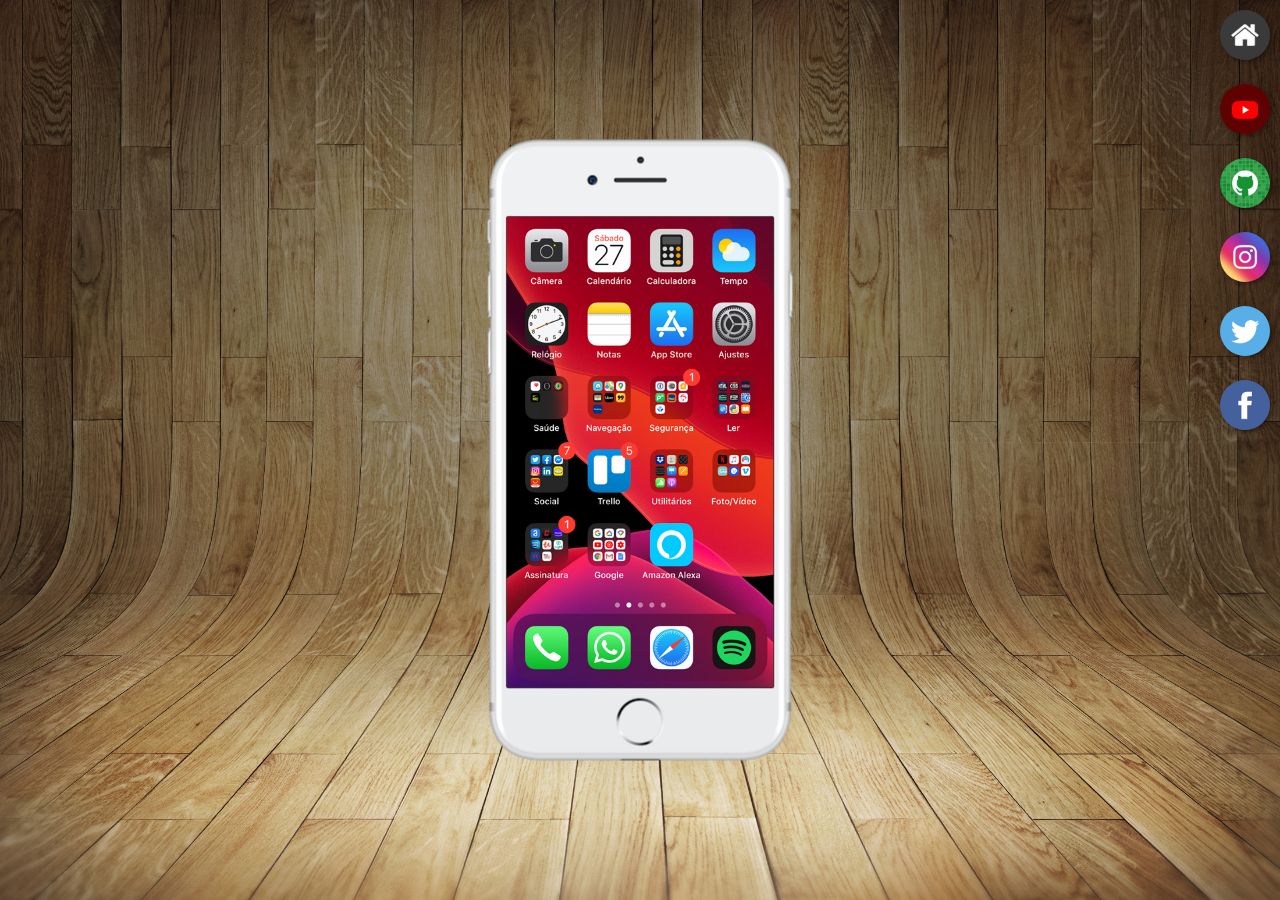
<file: index.html>
<!DOCTYPE html>
<html lang="pt-BR">
<head>
    <meta charset="UTF-8">
    <meta http-equiv="X-UA-Compatible" content="IE=edge">
    <meta name="viewport" content="width=device-width, initial-scale=1.0">
    <title>Projeto Redes Sociais</title>
    <link rel="shortcut icon" href="favicon1.ico" type="image/x-icon">
     <link rel="stylesheet" href="estilos/style.css">
</head>
<body>
    <main>
        <section id="telefone">
             <iframe src="home.html" name="tela" id="tela" frameborder="0">
                Seu navegador não é compatível!
             </iframe>
        </section>
        <section id="redes-sociais">
             <a href="home.html" target="tela"><img src="imagens/logo-home.jpg" alt="Home"></a><br>
             <a href="youtube.html" target="tela"><img src="imagens/logo-youtube.jpg" alt="YouTube"></a><br>
             <a href="github.html" target="tela"><img src="imagens/logo-github.jpg" alt="GitHub"></a><br>
             <a href="instagram.html" target="tela"><img src="imagens/logo-instagram.jpg" alt="Instagran"></a><br>
             <a href="twitter.html" target="tela"><img src="imagens/logo-twitter.jpg" alt="Twitter"></a><br>
             <a href="facebook.html" target="tela"><img src="imagens/logo-facebook.jpg" alt="Facebook"></a><br>
        </section>
    </main>
</body>
</html>
</file>
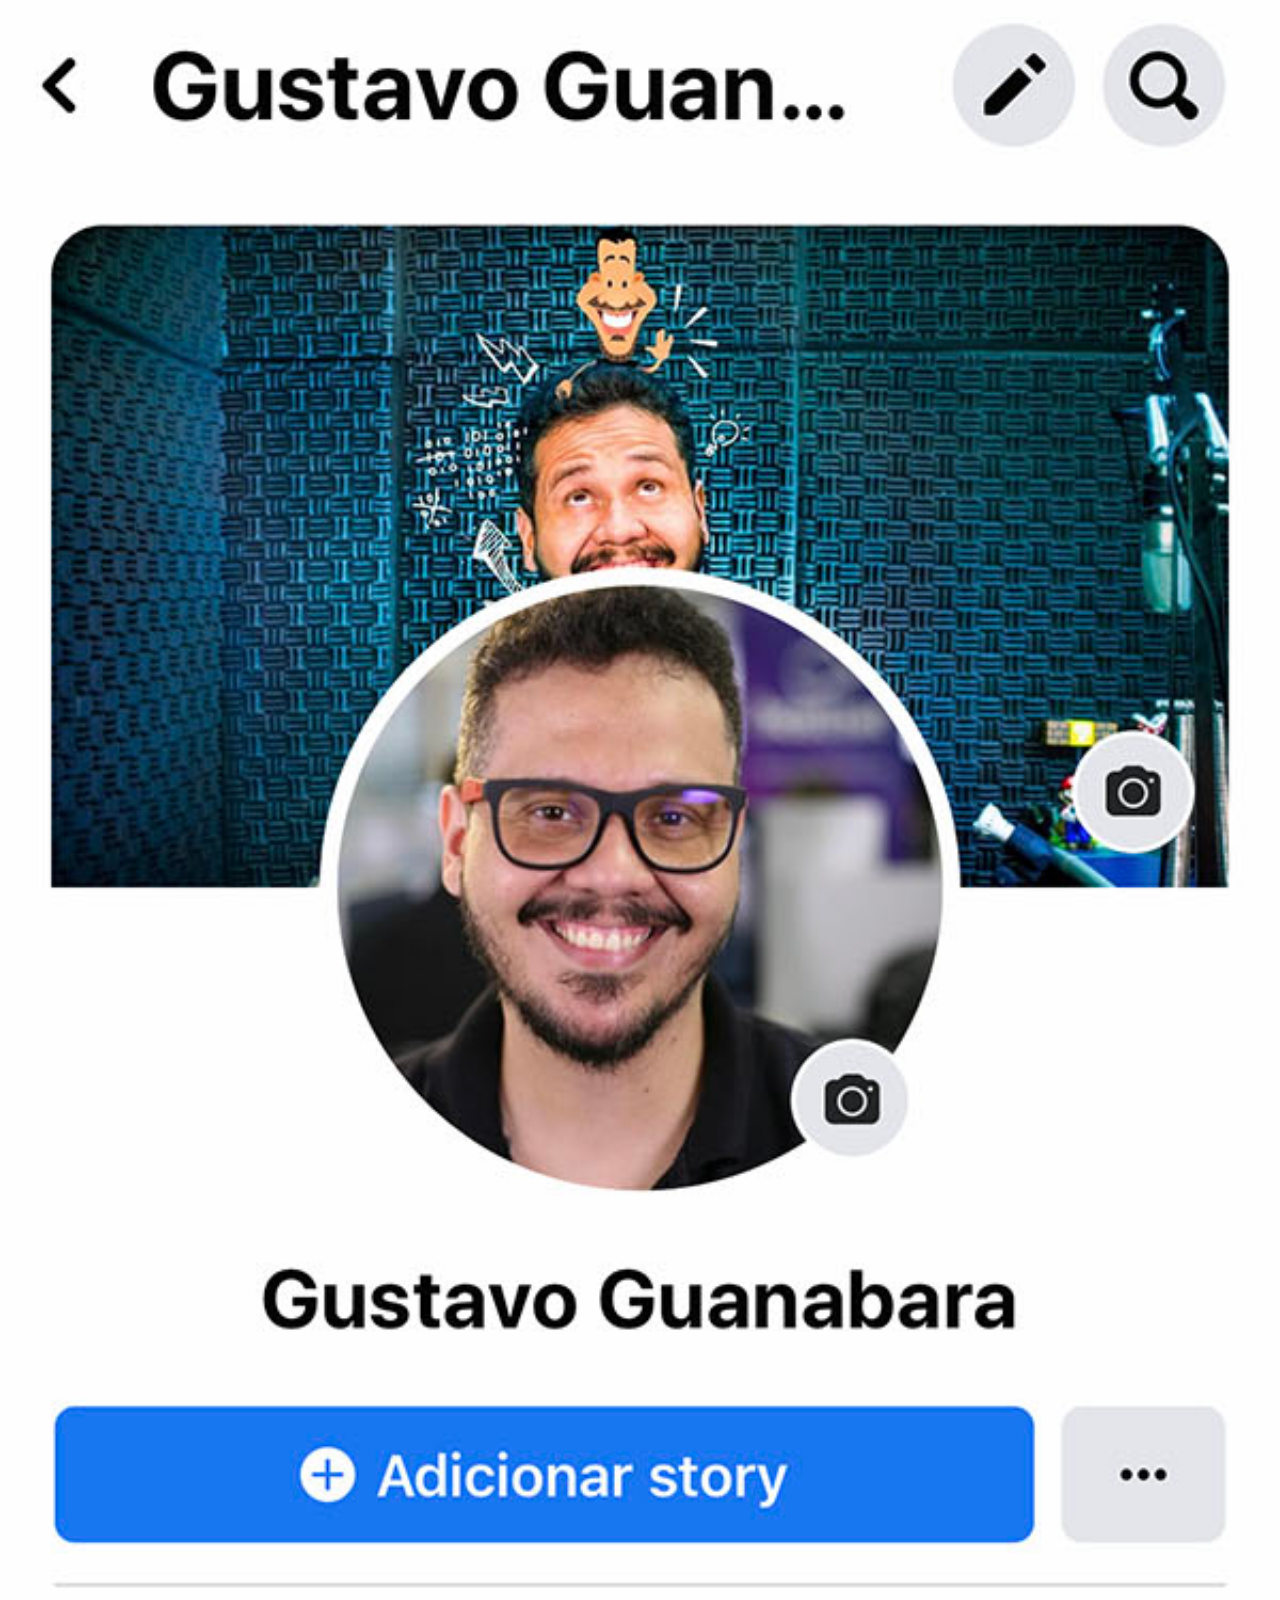
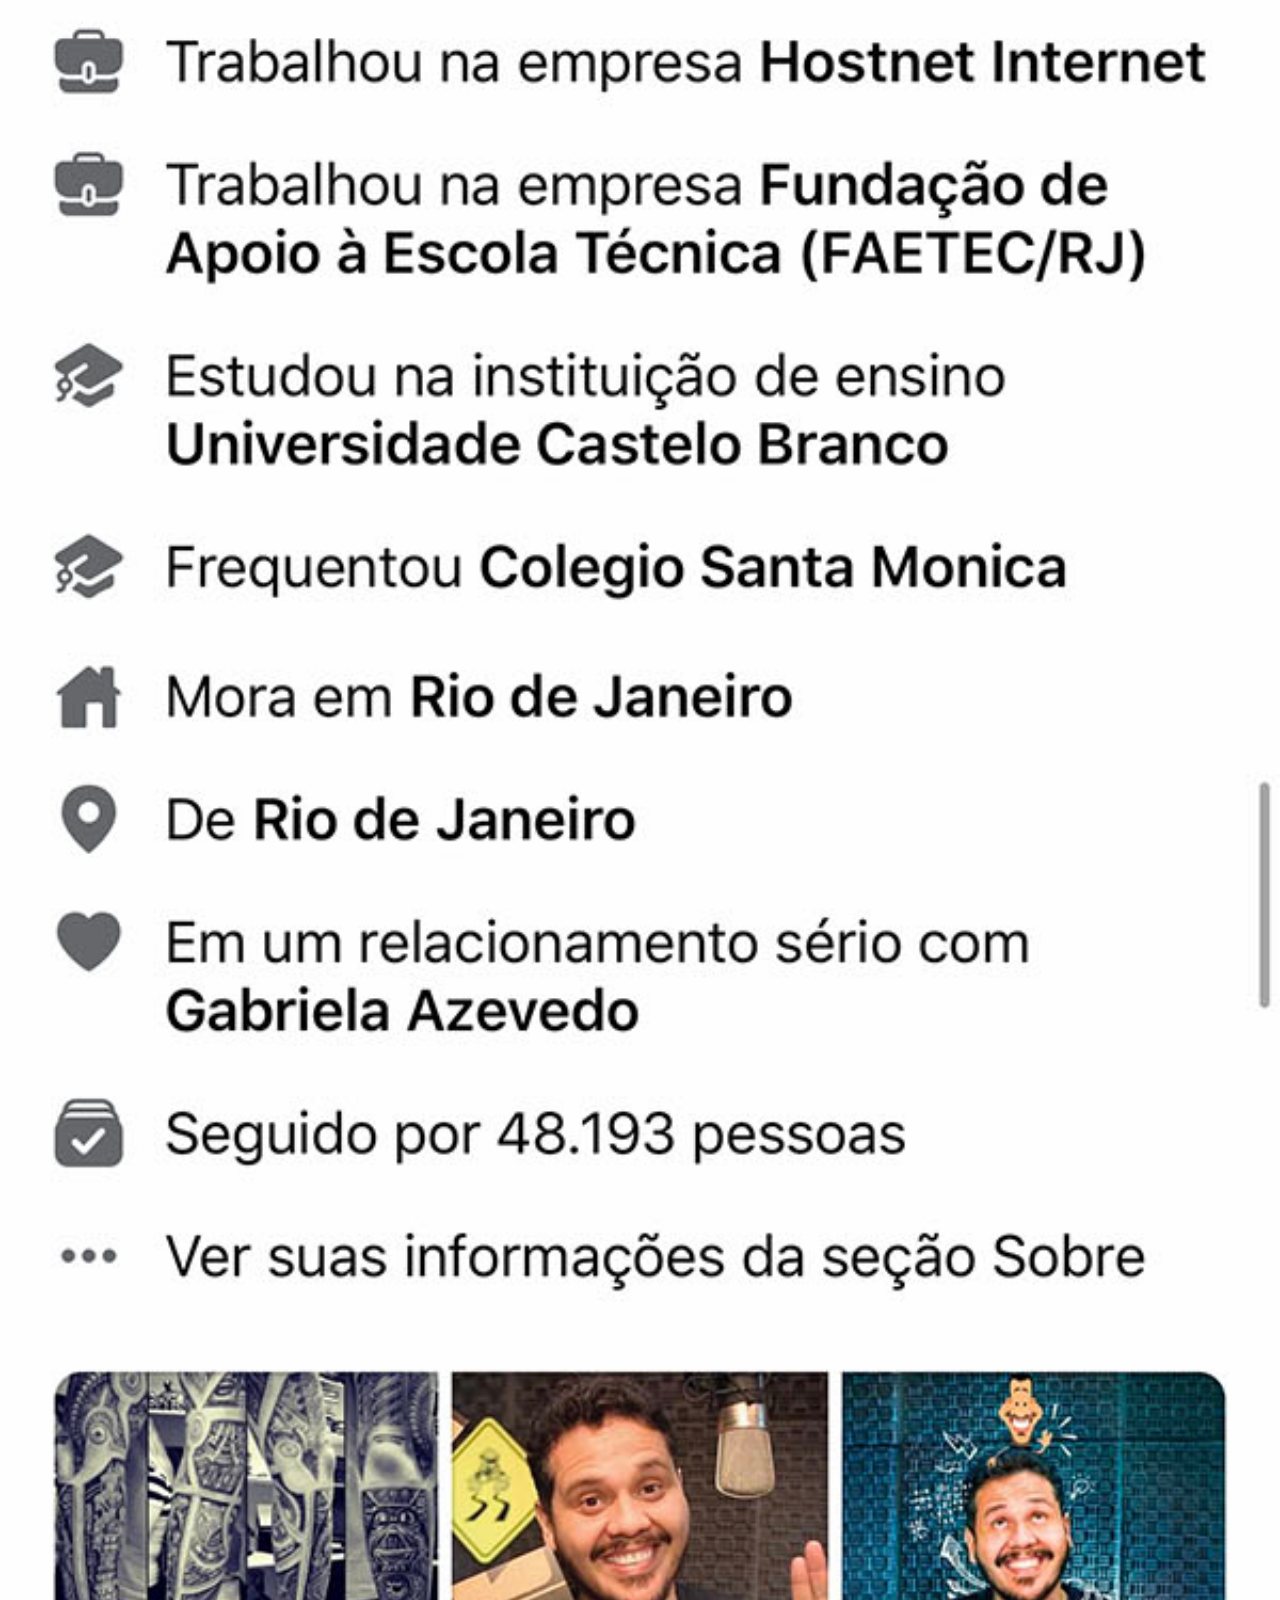
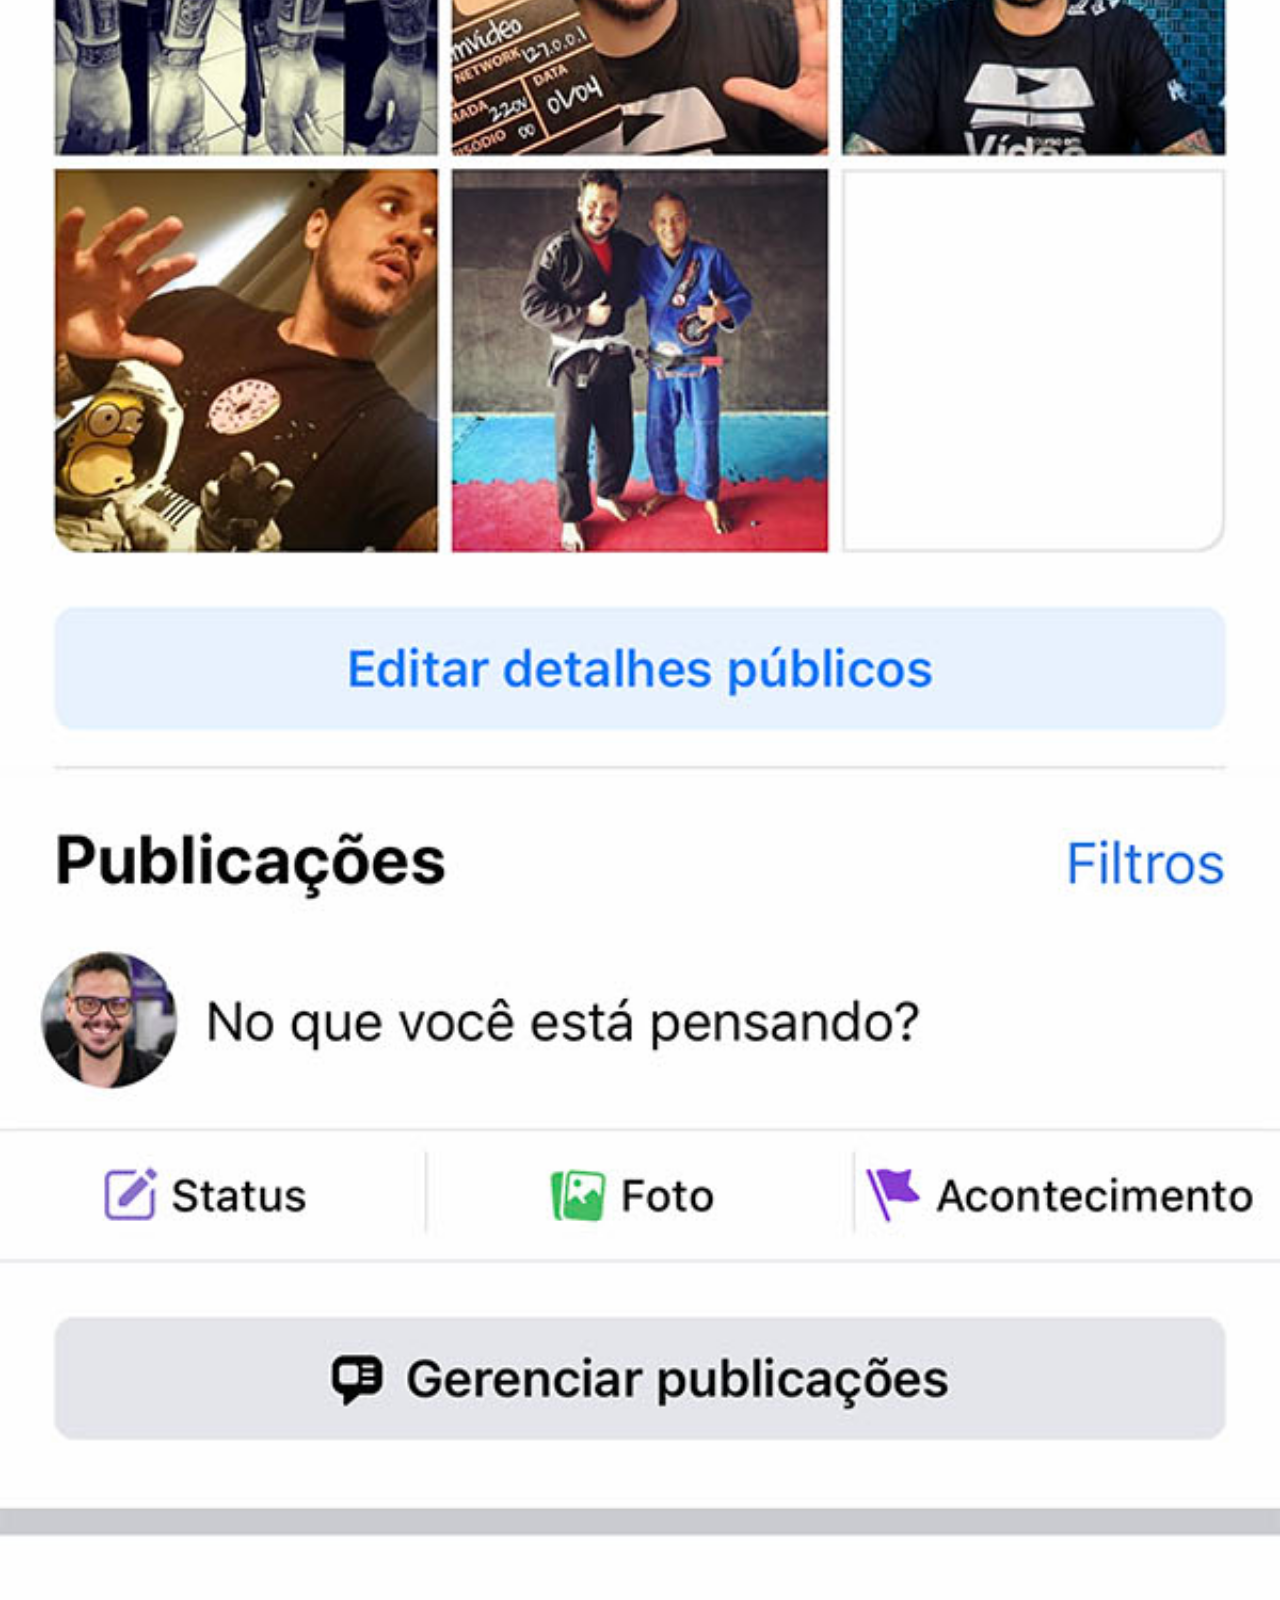
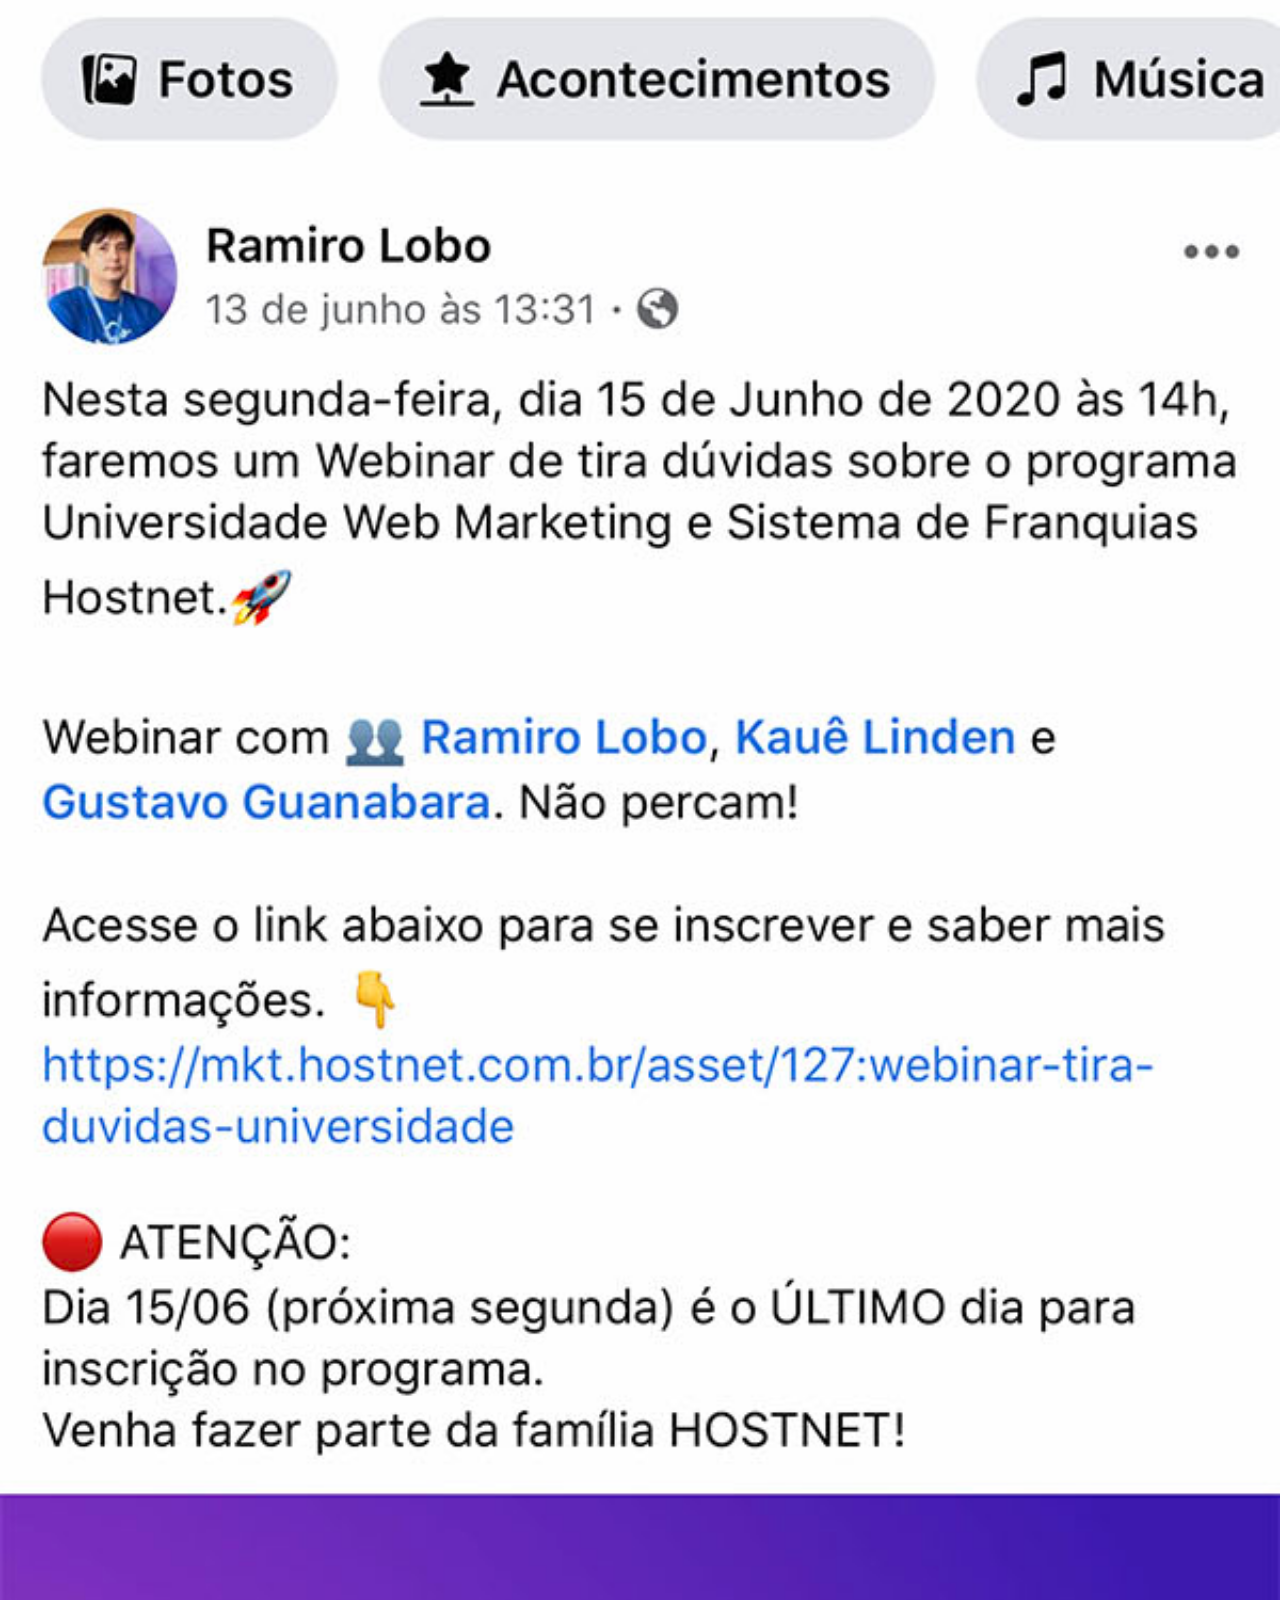
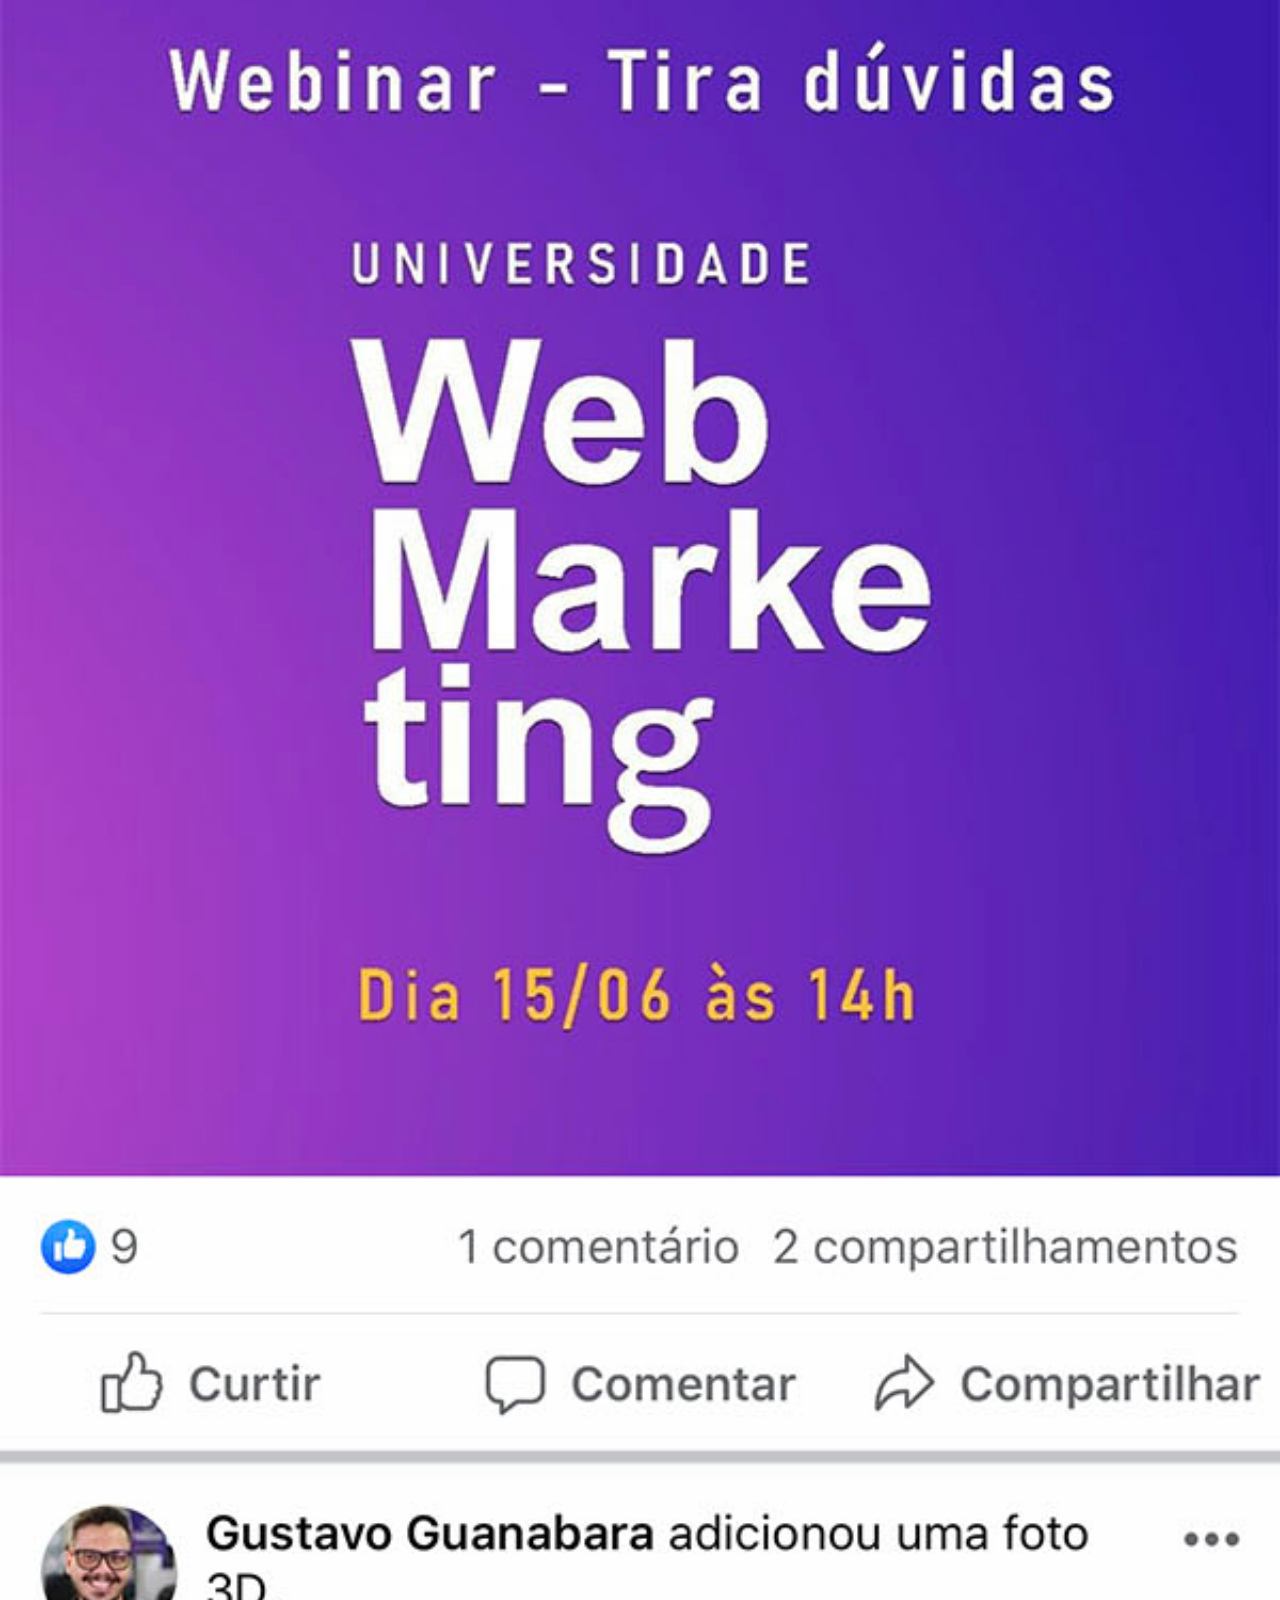
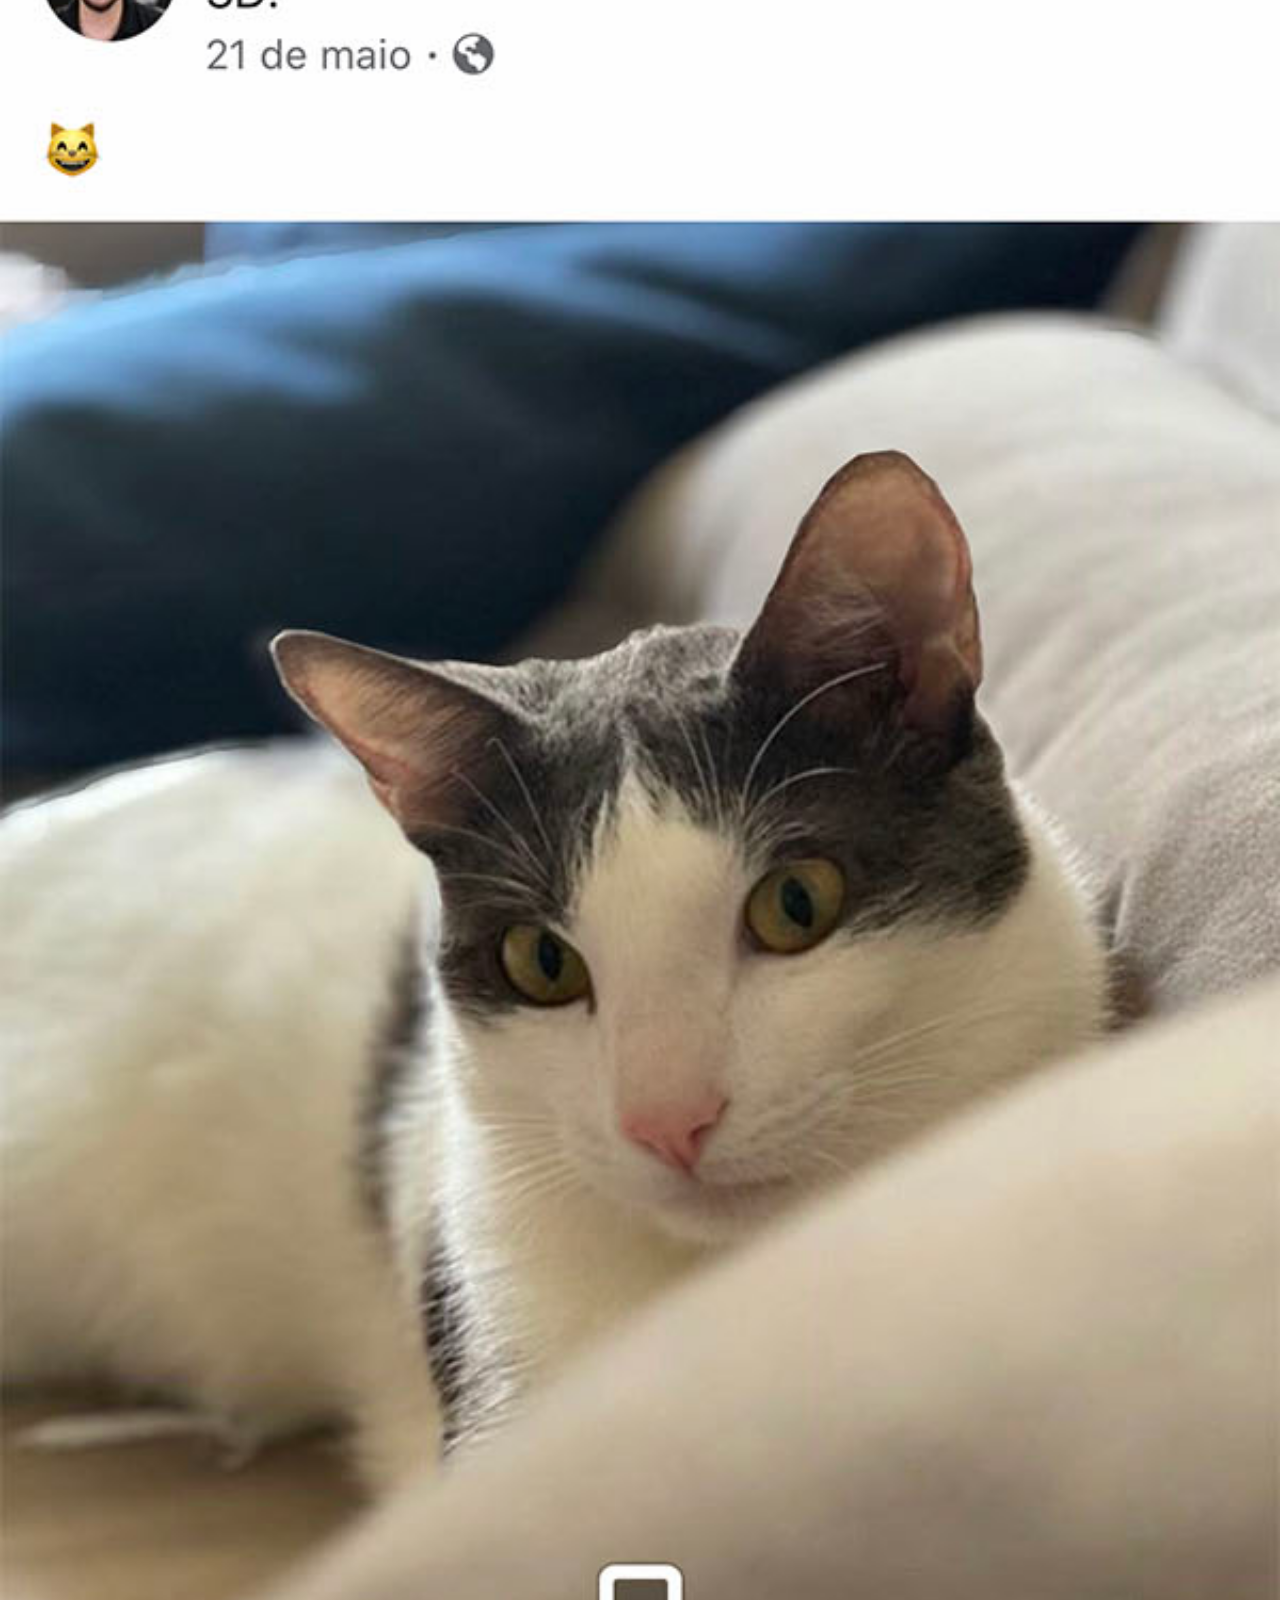
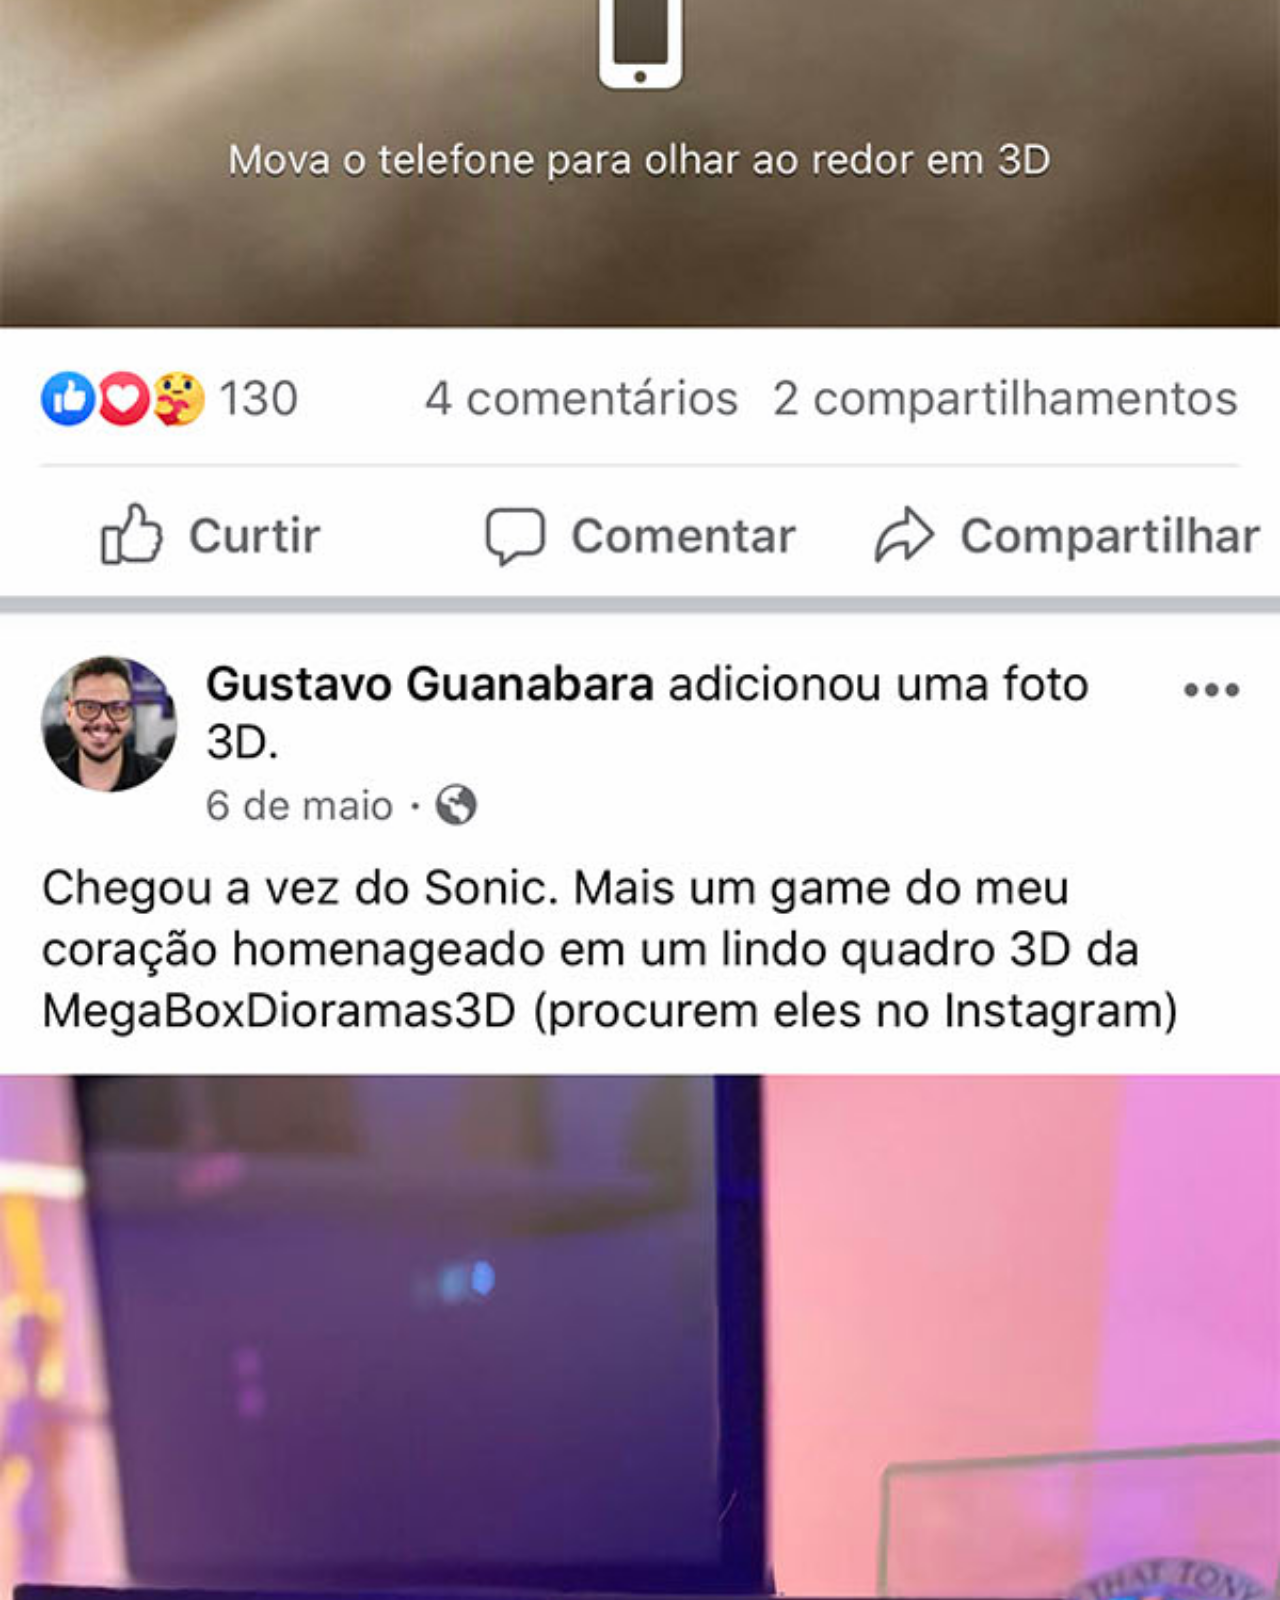
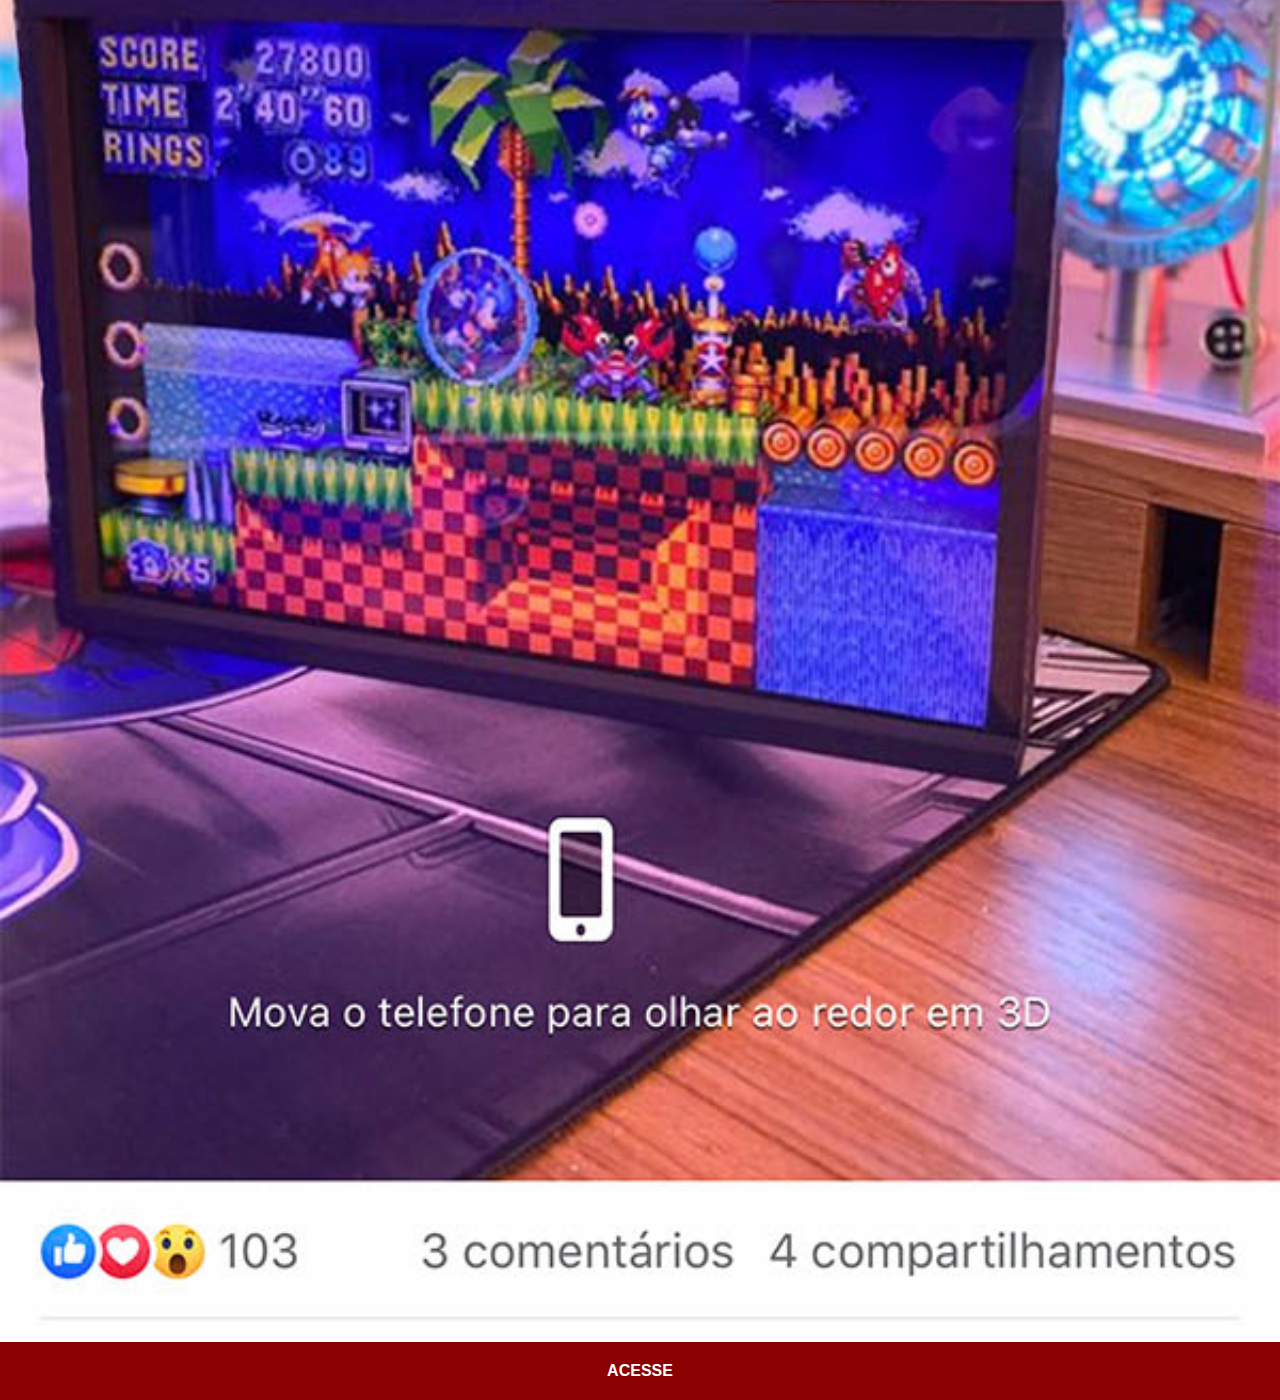
<file: facebook.html>
<!DOCTYPE html>
<html lang="pt-BR">
    <head>
        <meta charset="UTF-8">
        <meta name="width=device-width, initial-scale=1.0">
        <title>Facebook</title>
        <link rel="stylesheet" href="estilos/social.css">
    </head>
    <body>
        <img src="imagens/tela-facebook.jpg" alt="Facebook">
        <a href="https://pt-br.facebook.com/gustavoguanabara" target="_blank">ACESSE</a>
    </body>
</html>
</file>
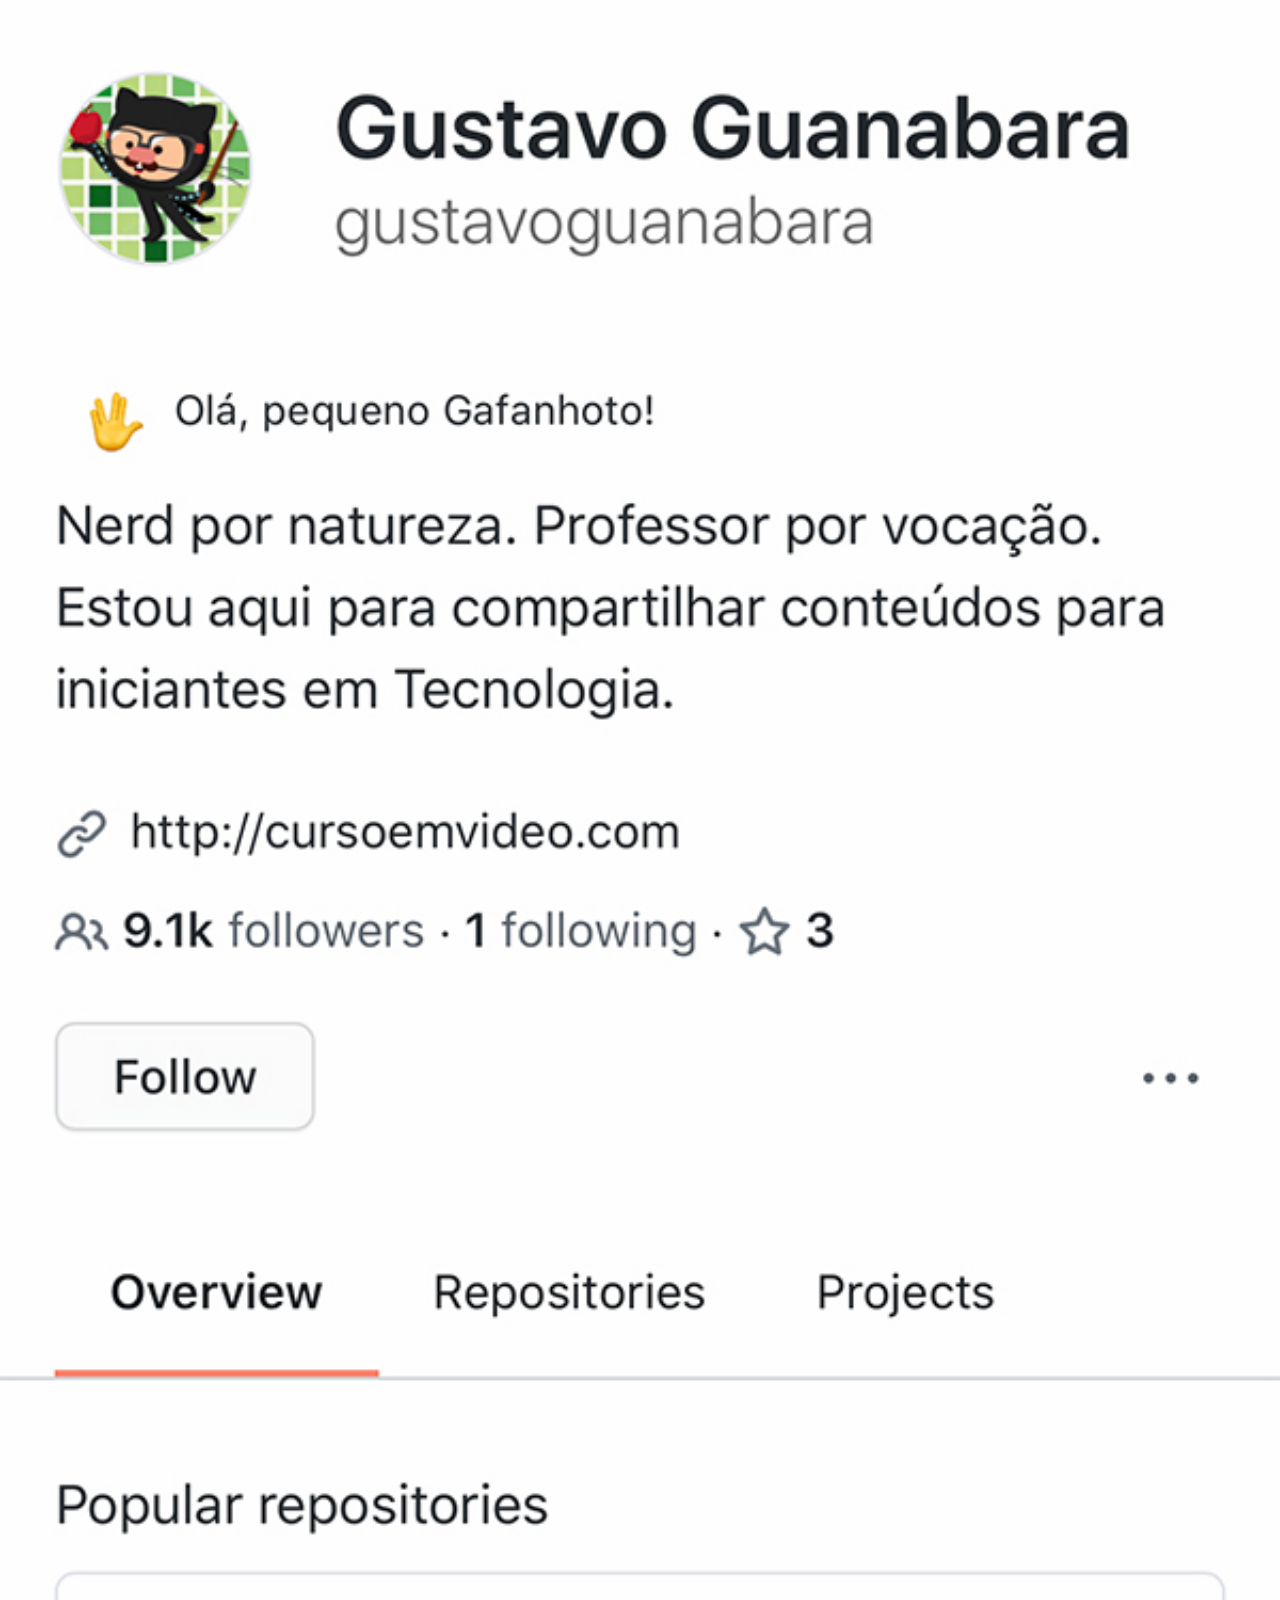
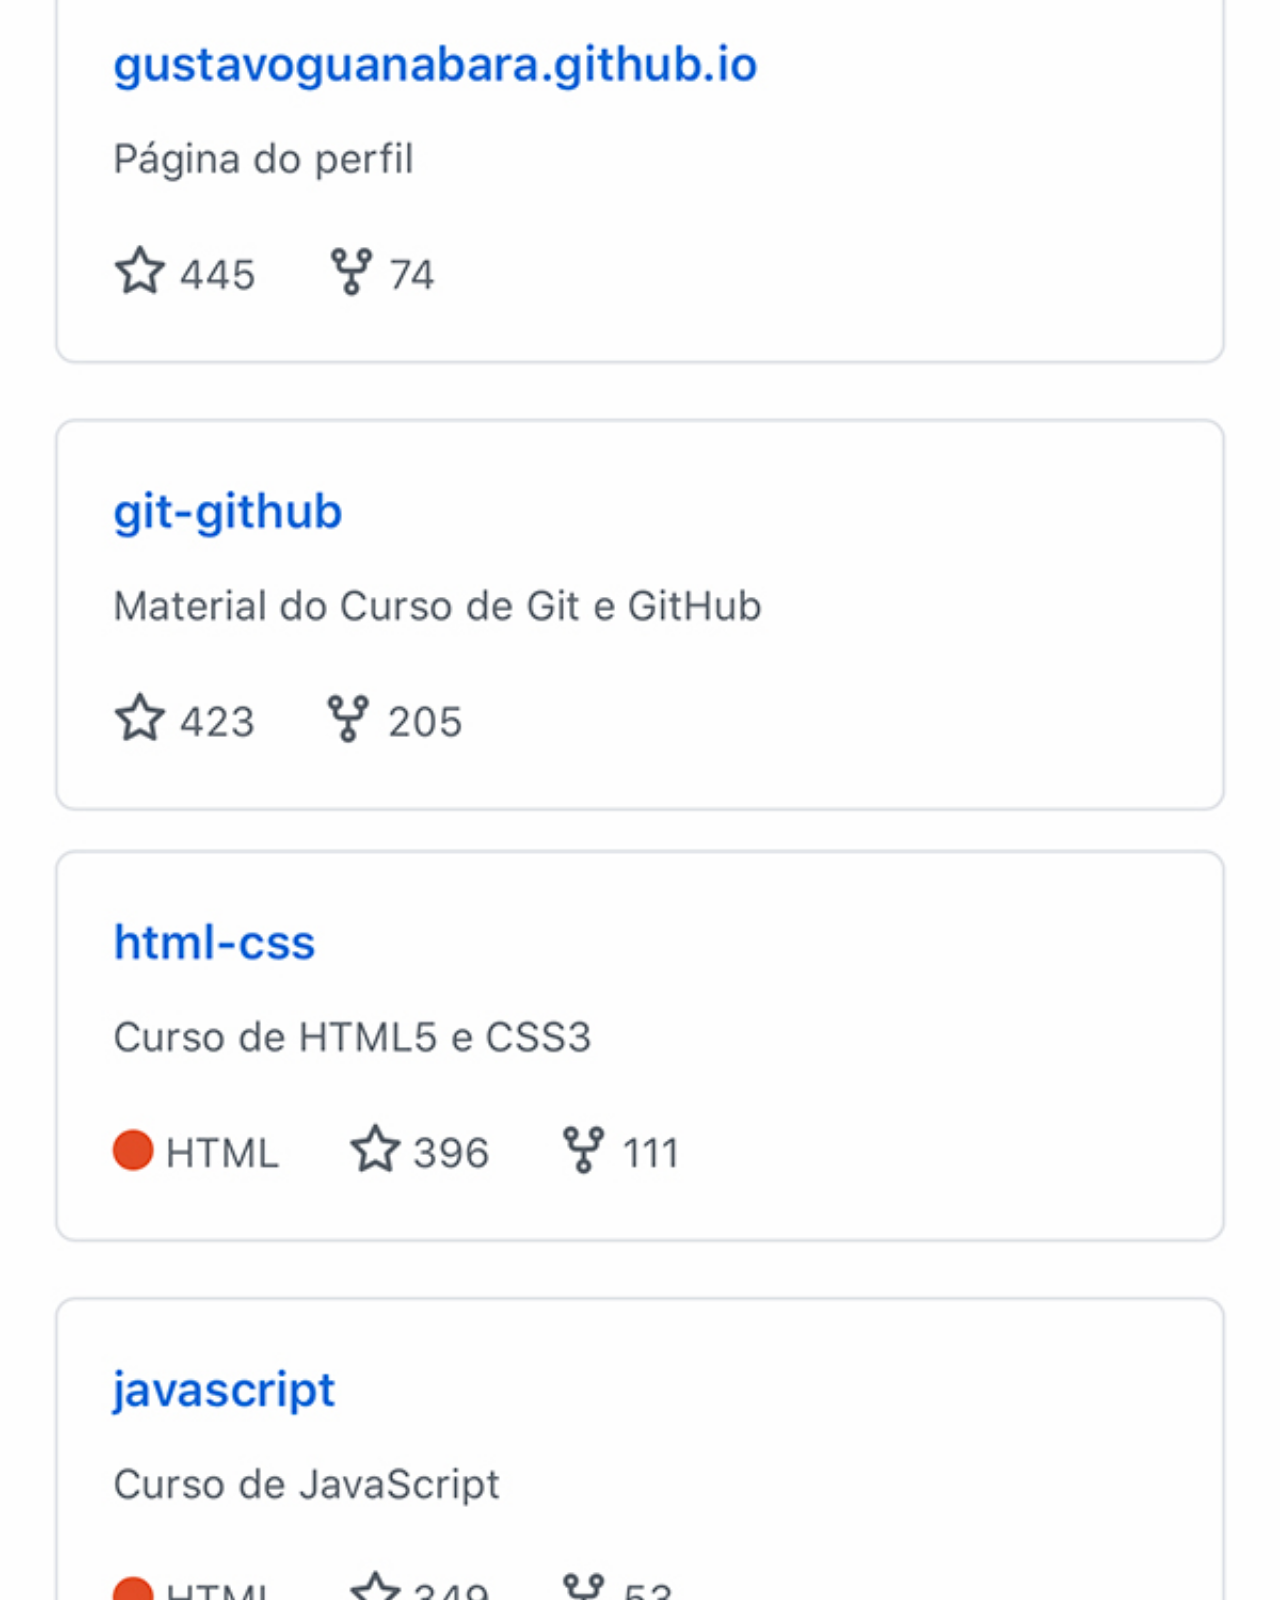
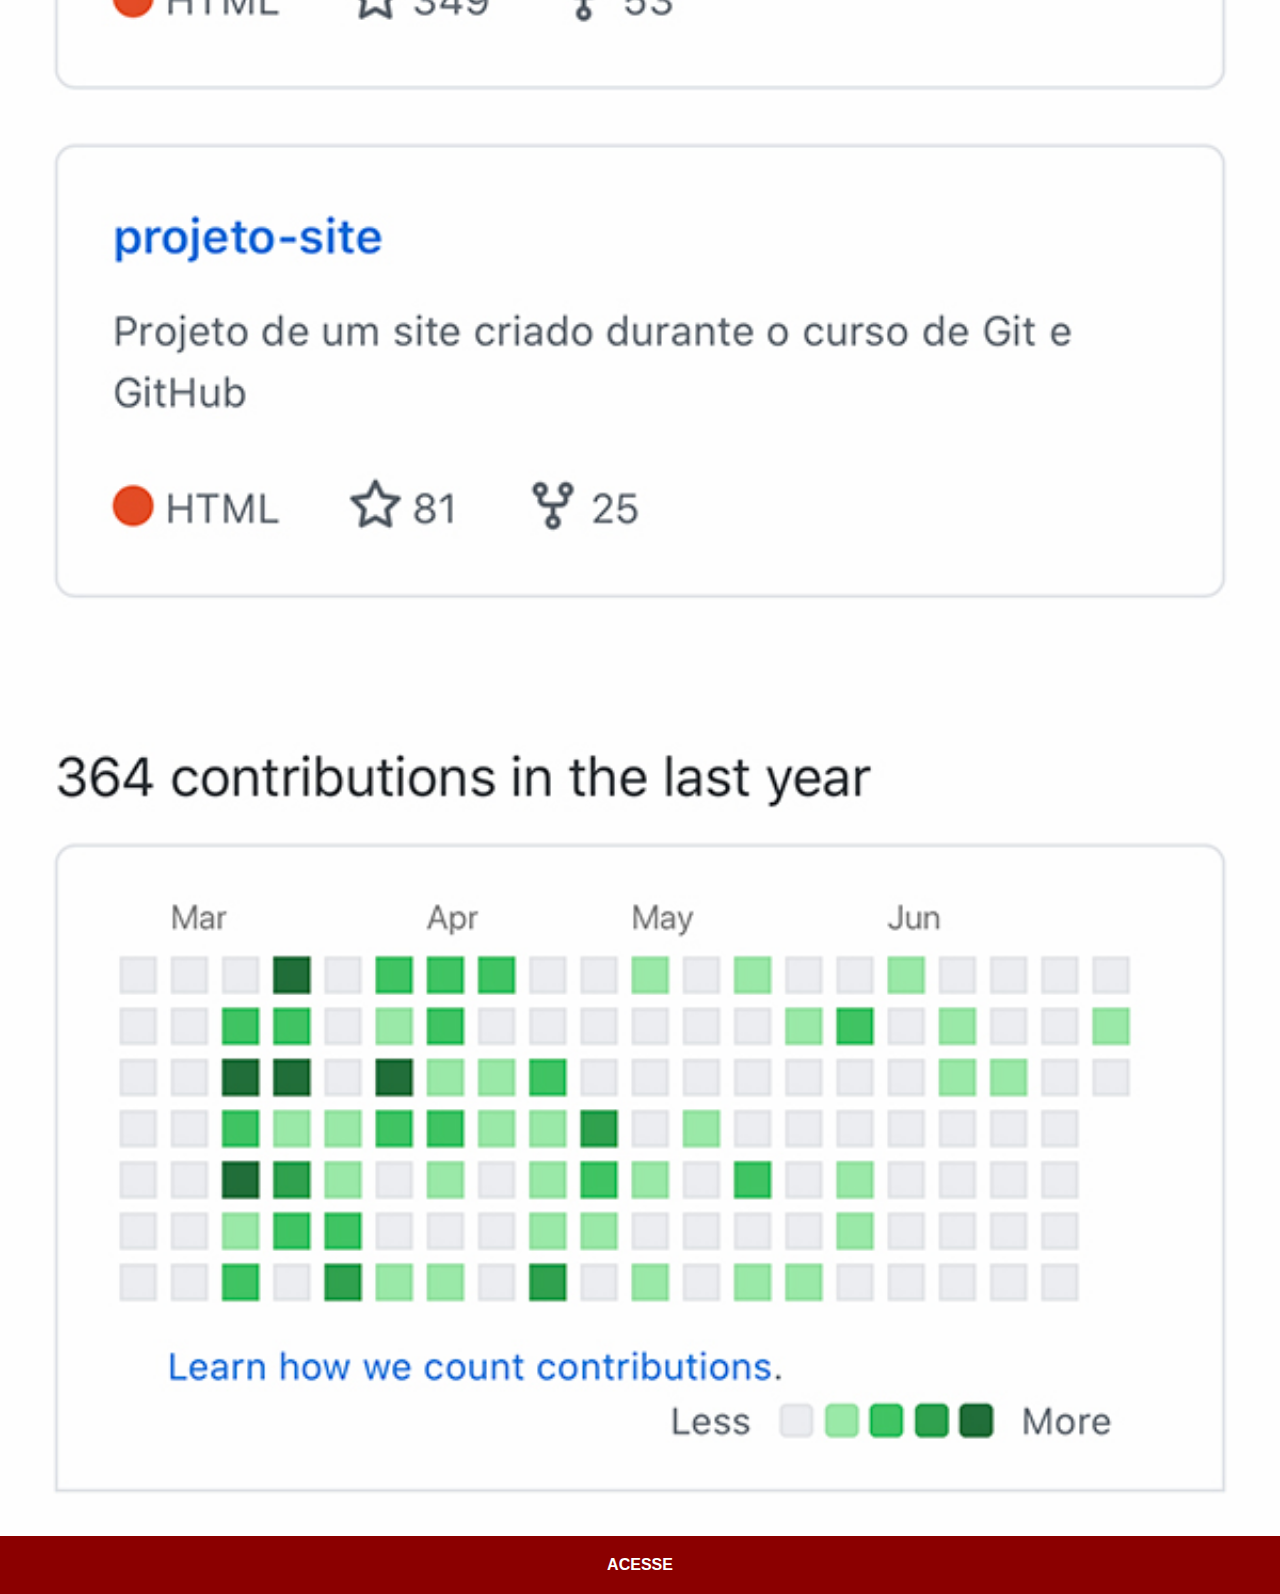
<file: github.html>
<!DOCTYPE html>
<html lang="pt-BR">
<head>
    <meta charset="UTF-8">
    <meta http-equiv="X-UA-Compatible" content="IE=edge">
    <meta name="viewport" content="width=device-width, initial-scale=1.0">
    <title>GitHub</title>
    <link rel="stylesheet" href="estilos/social.css">
</head>
<body>
    <img src="imagens/tela-github.jpg" alt="GitHub">
    <a href="https://gustavoguanabara.github.io/" target="_blank">ACESSE</a>
</body>
</html>
</file>
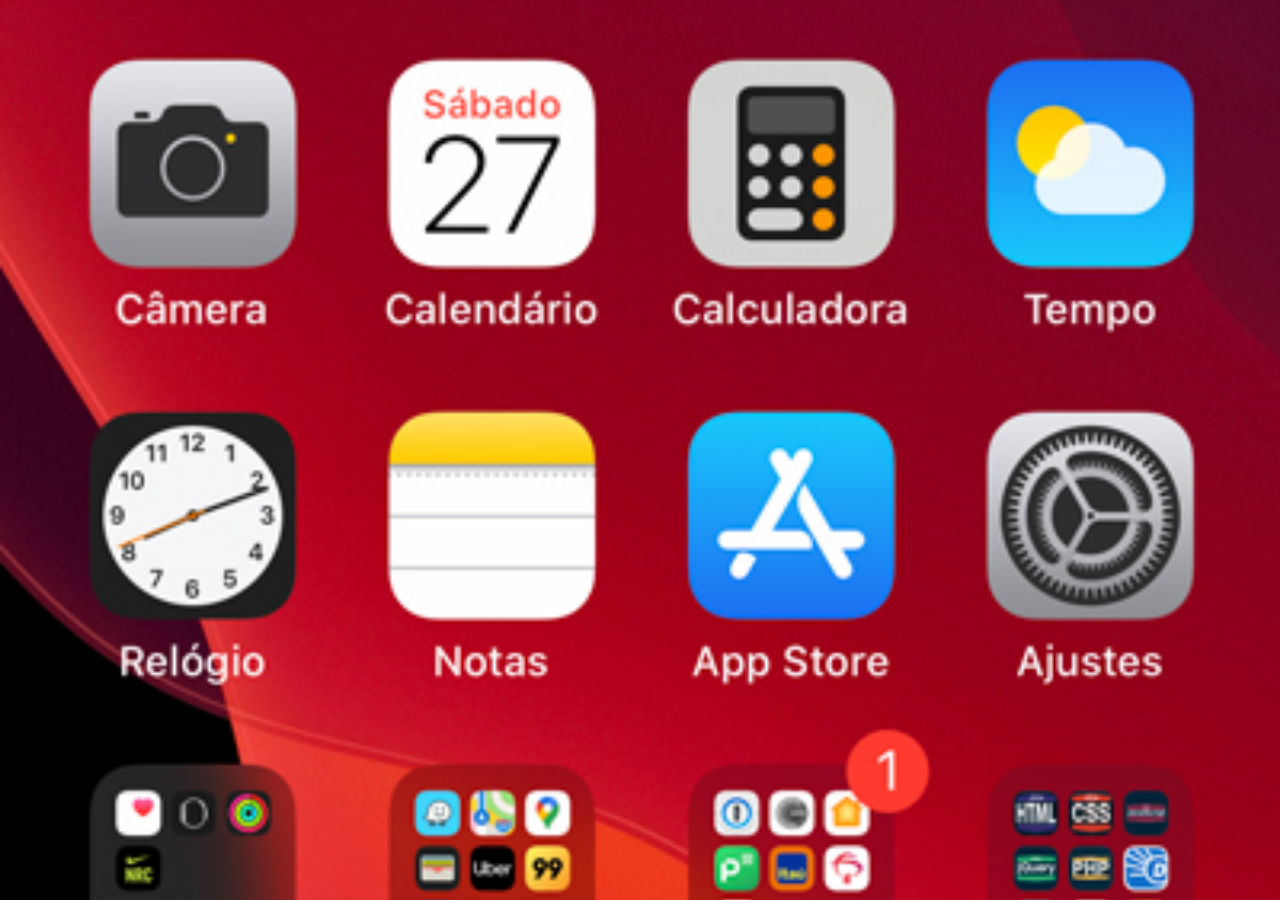
<file: home.html>
<!DOCTYPE html>
<html lang="pt-BR">
<head>
    <meta charset="UTF-8">
    <meta http-equiv="X-UA-Compatible" content="IE=edge">
    <meta name="viewport" content="width=device-width, initial-scale=1.0">
    <title>Home</title>
</head>
<style>
    *{
       margin: 0px;
       padding: 0px; 
    }

    body{
        width: 100vw;
        height: 100vh;
        background: black url('imagens/tela-home.jpg') no-repeat top center;
        background-size: cover;
    }
</style>
<body>
    
</body>
</html>
</file>
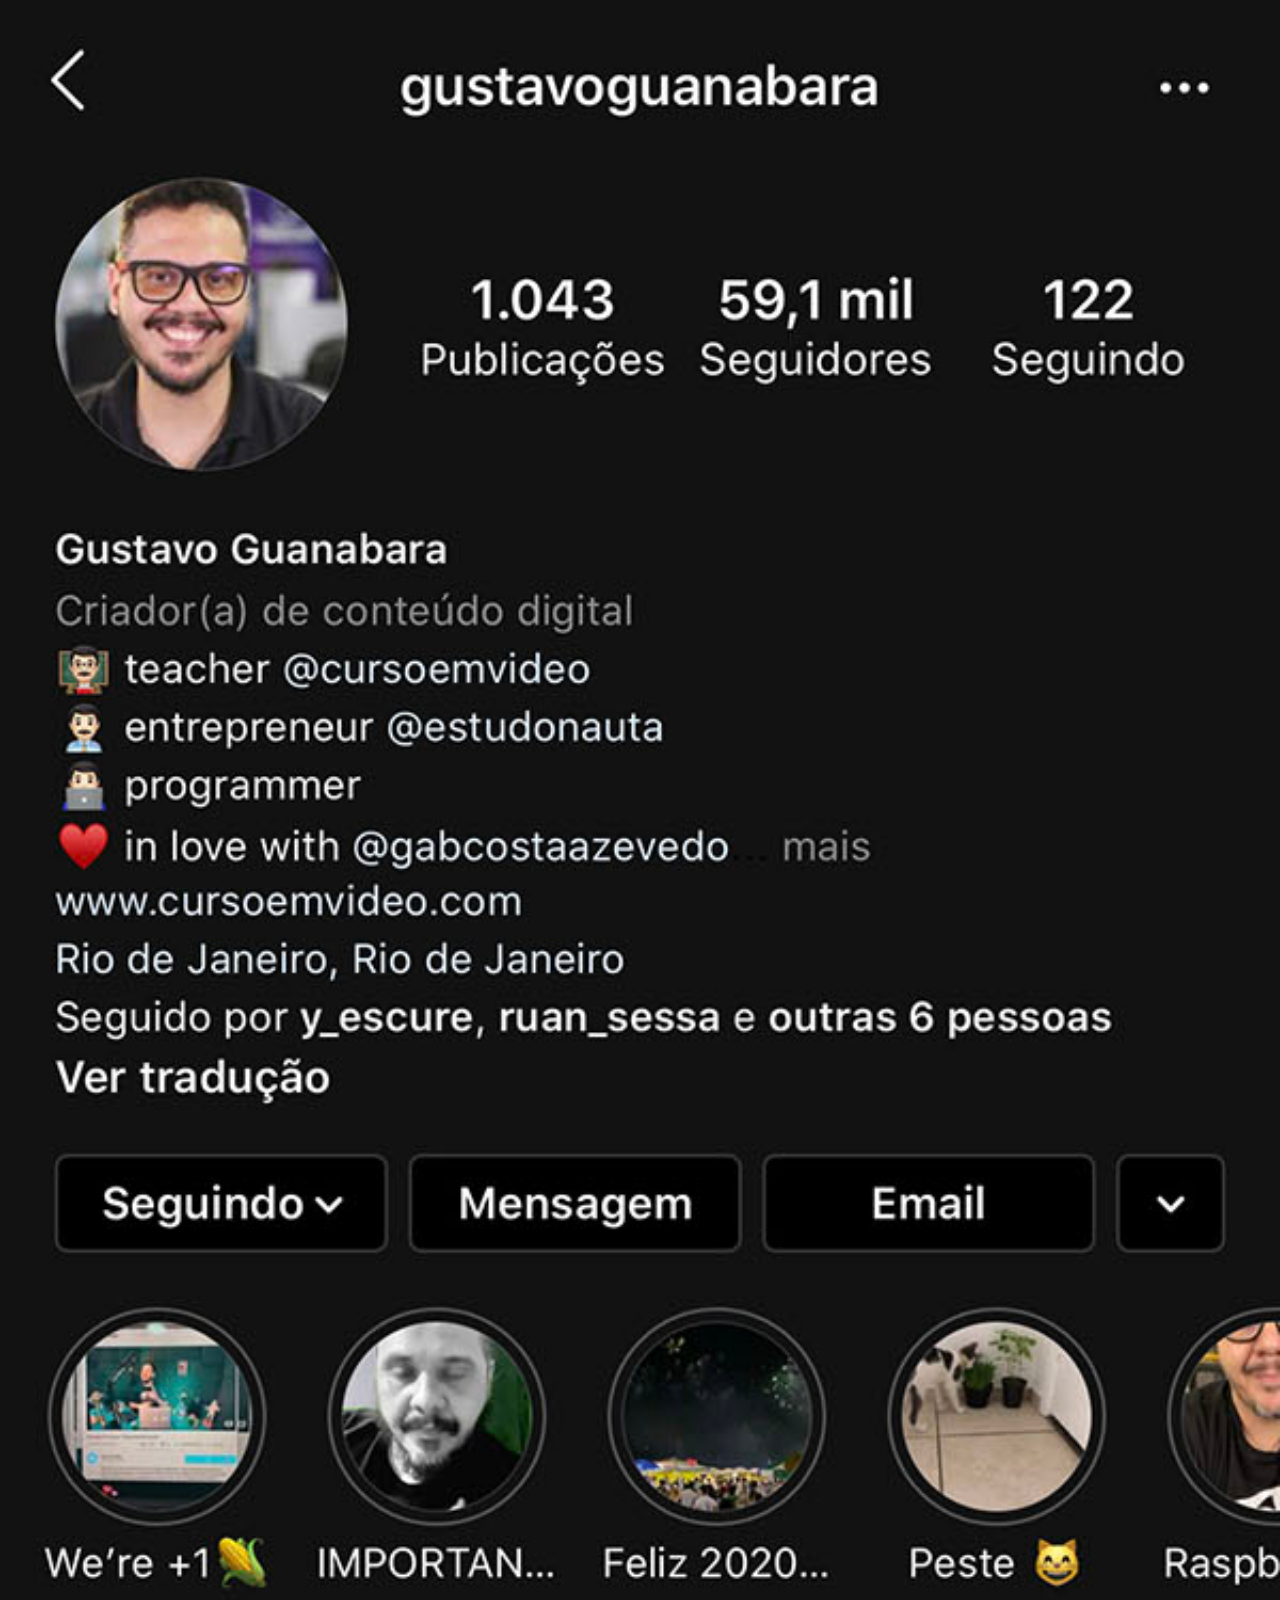
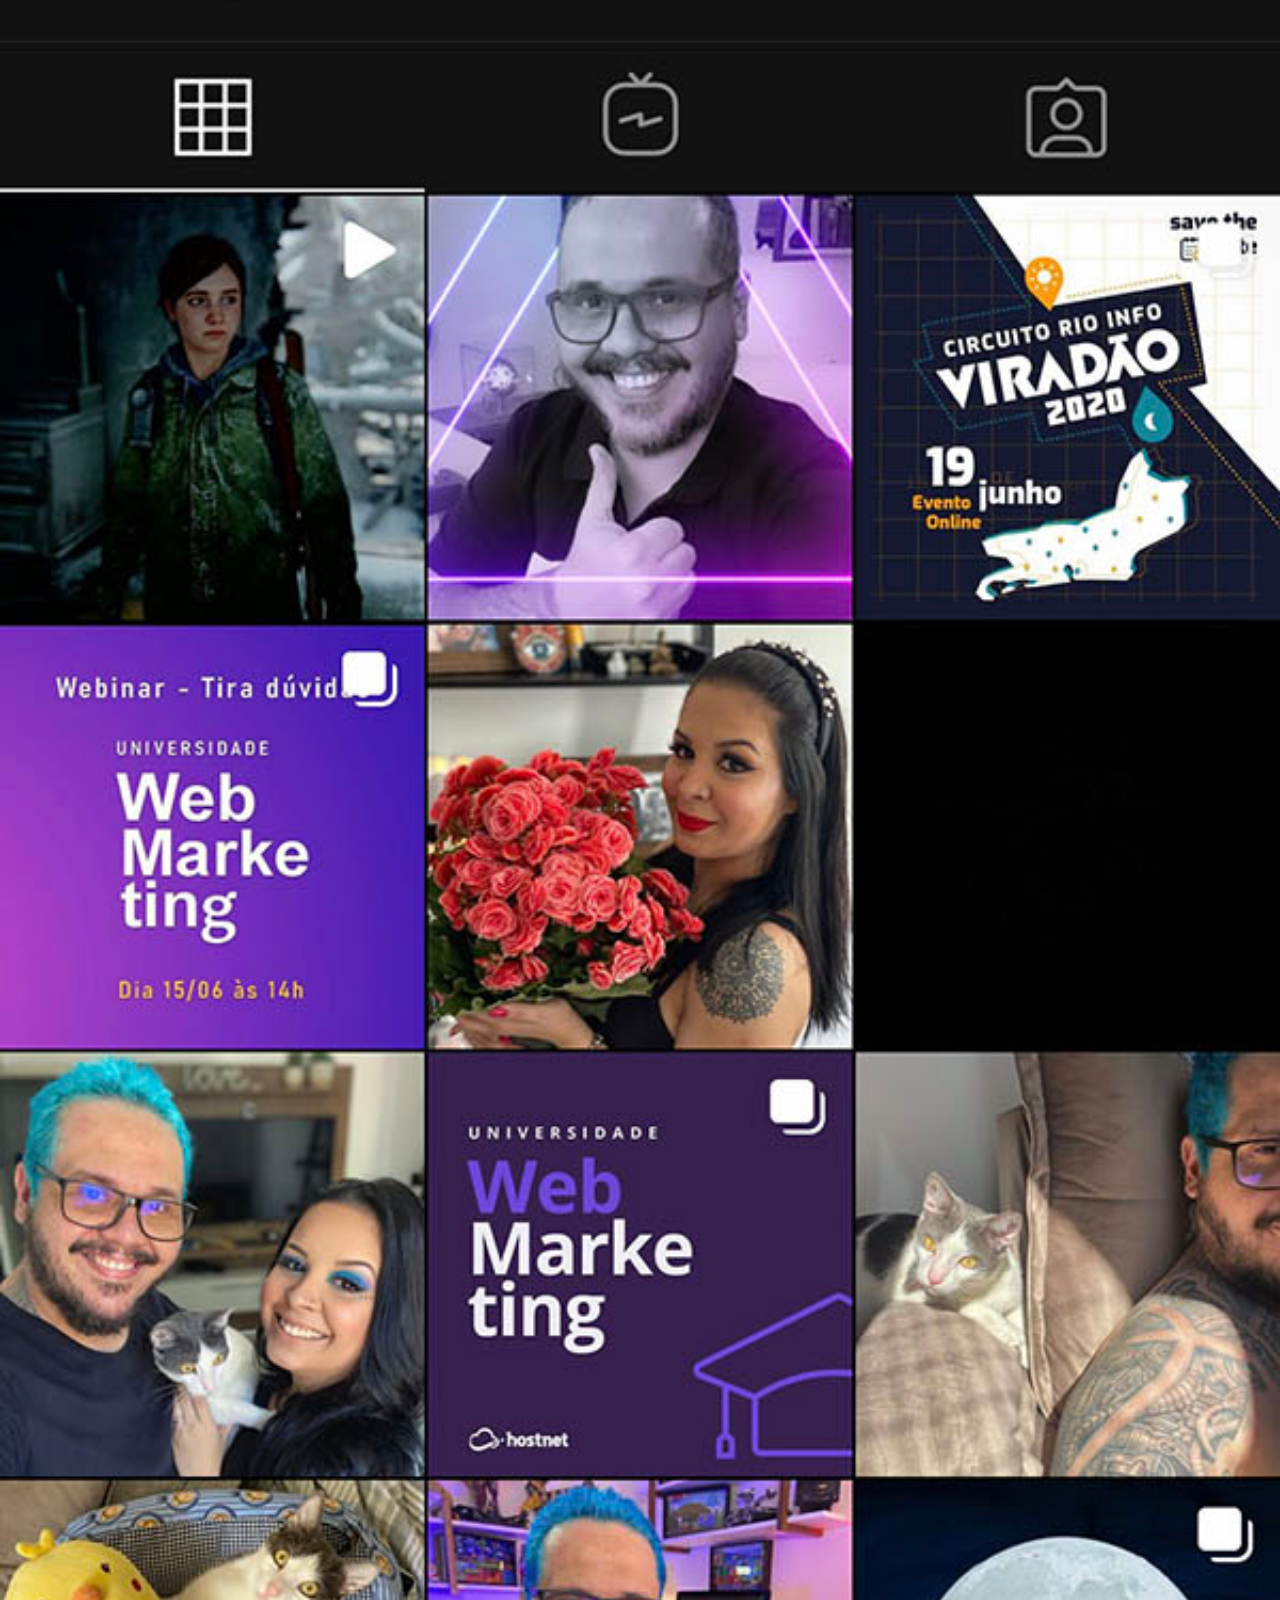
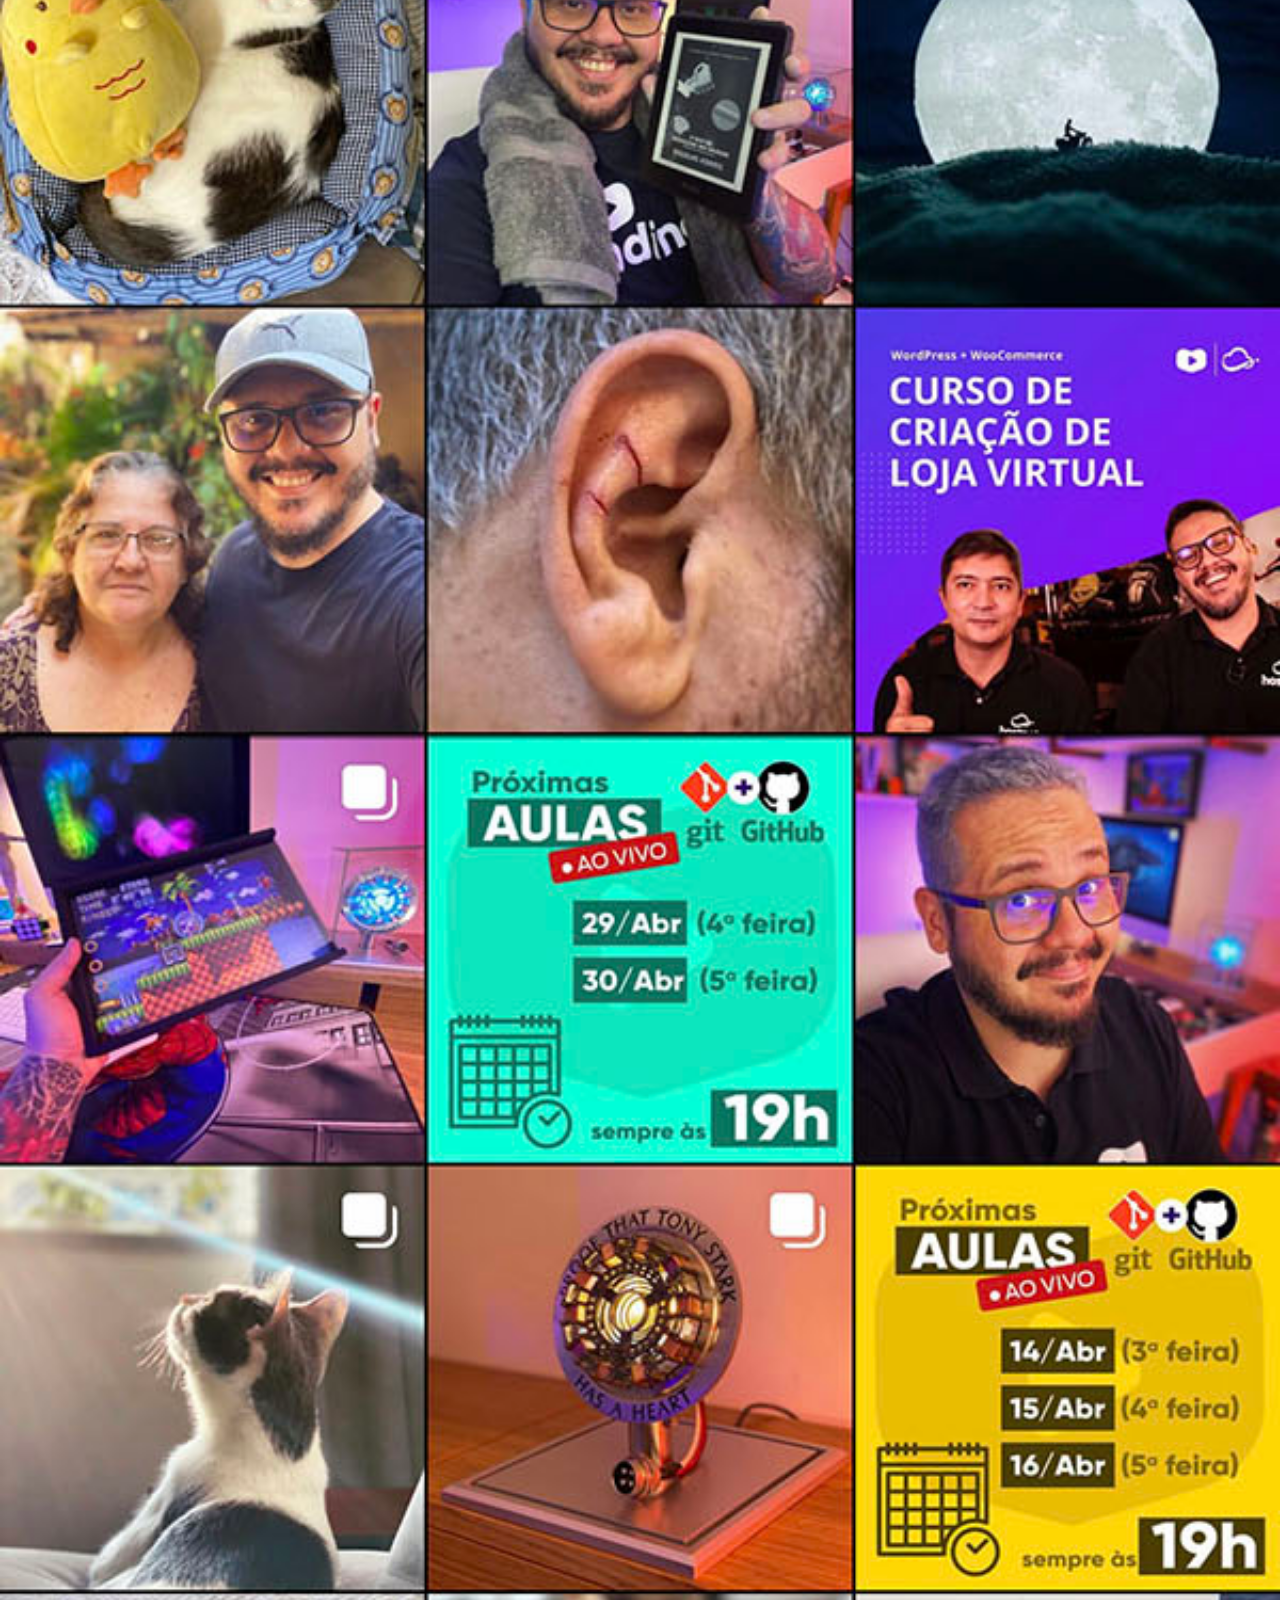
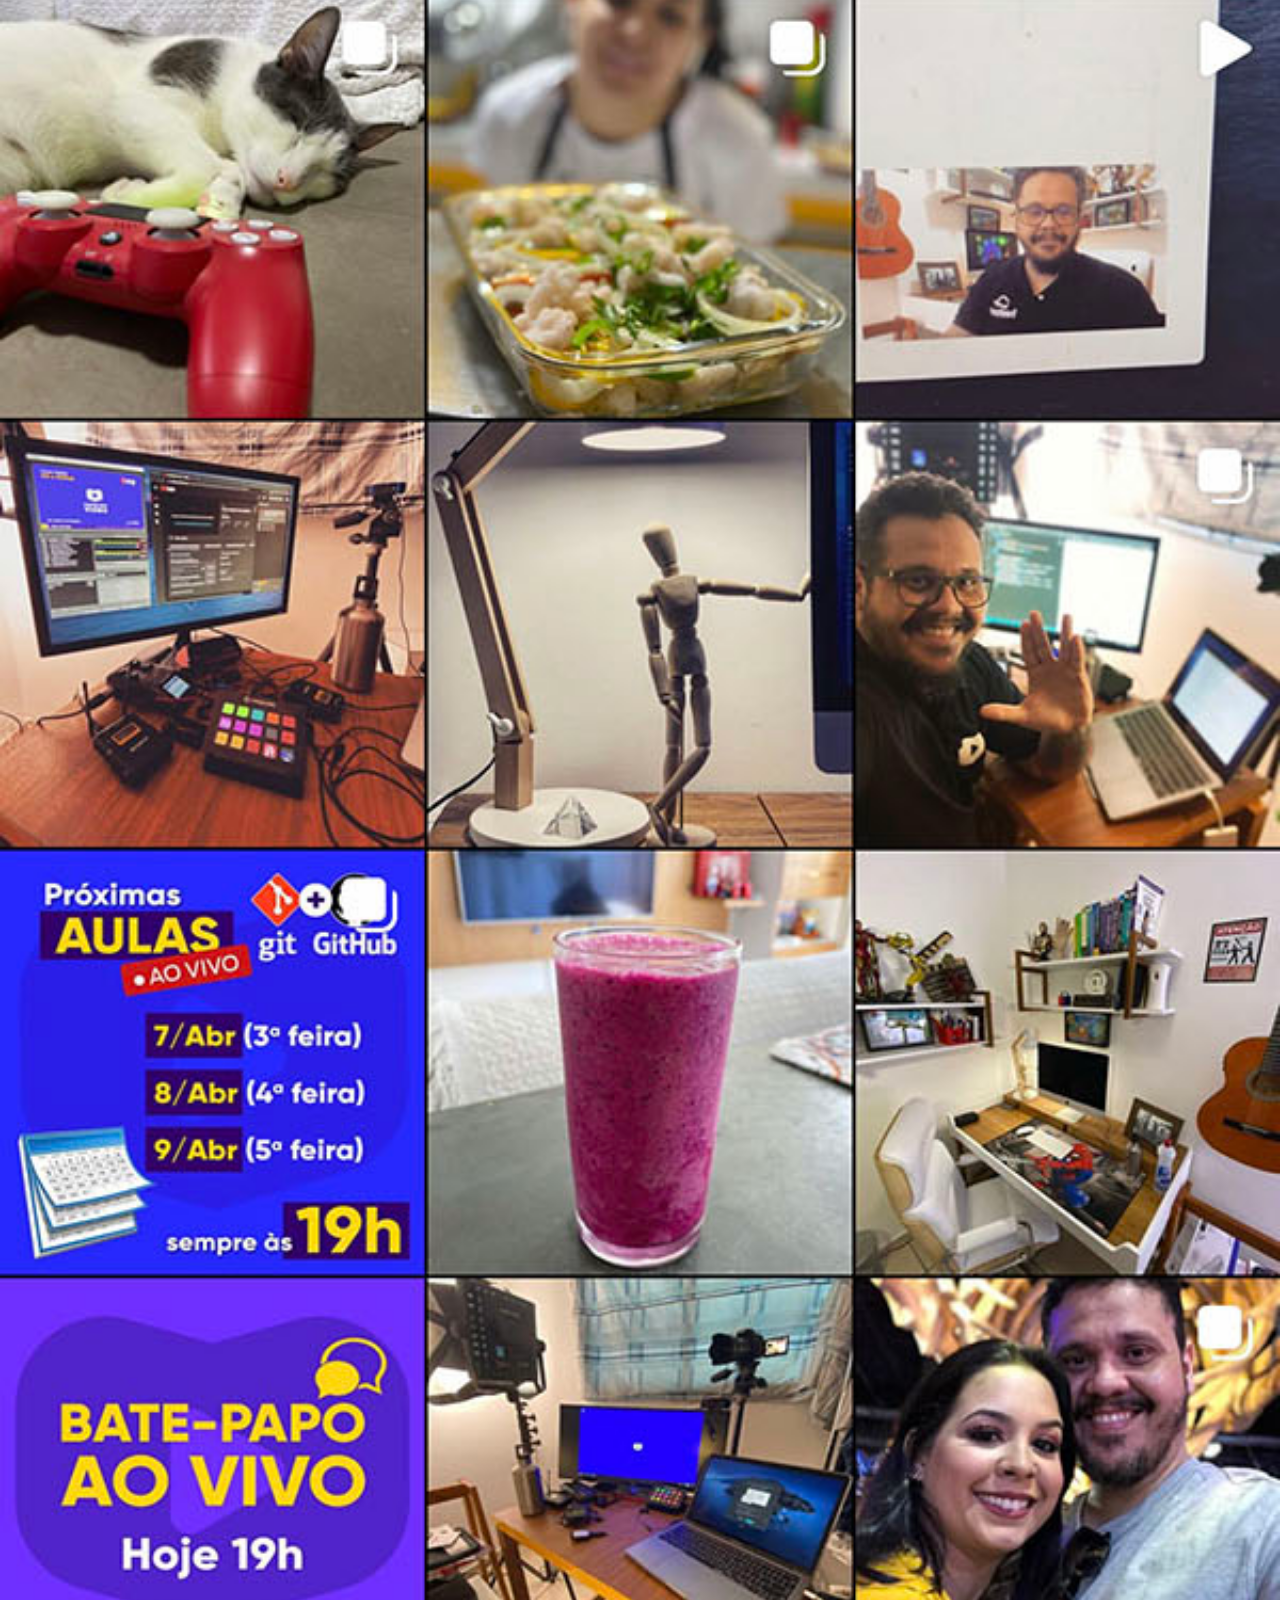
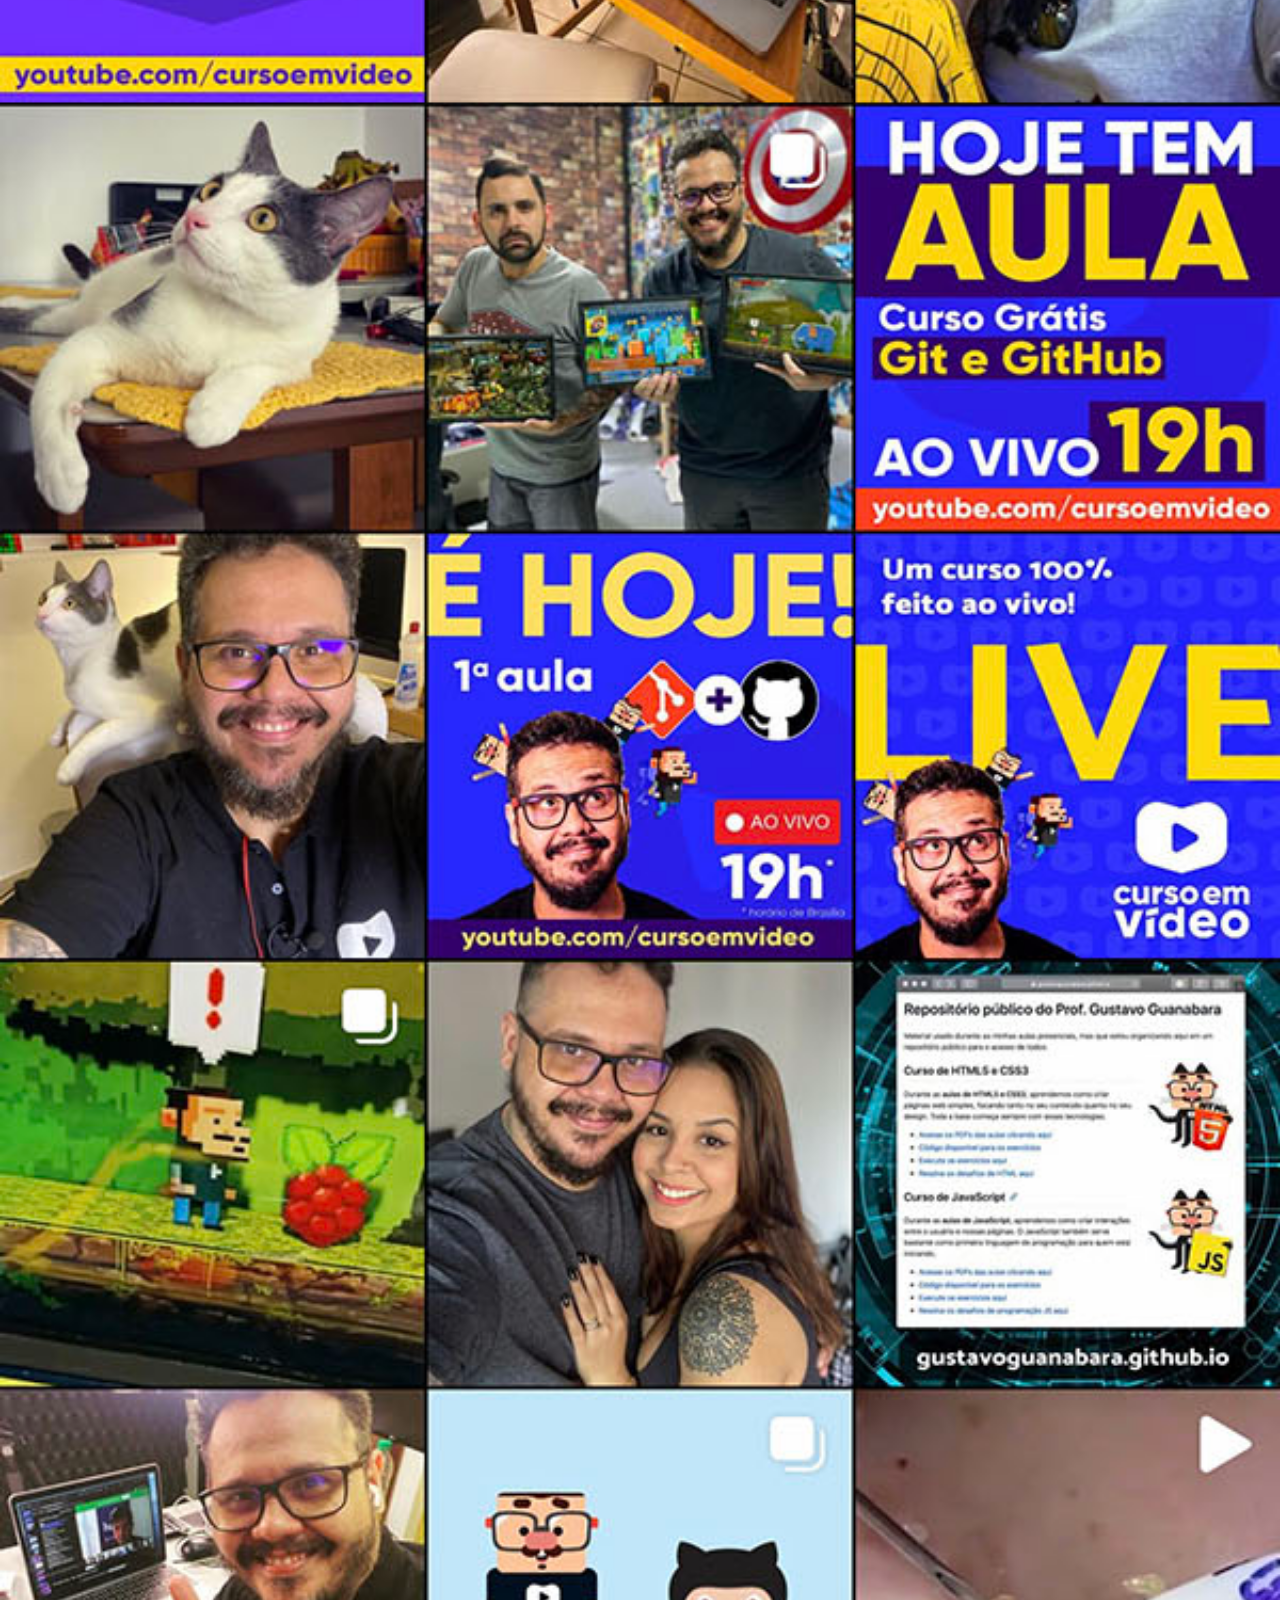
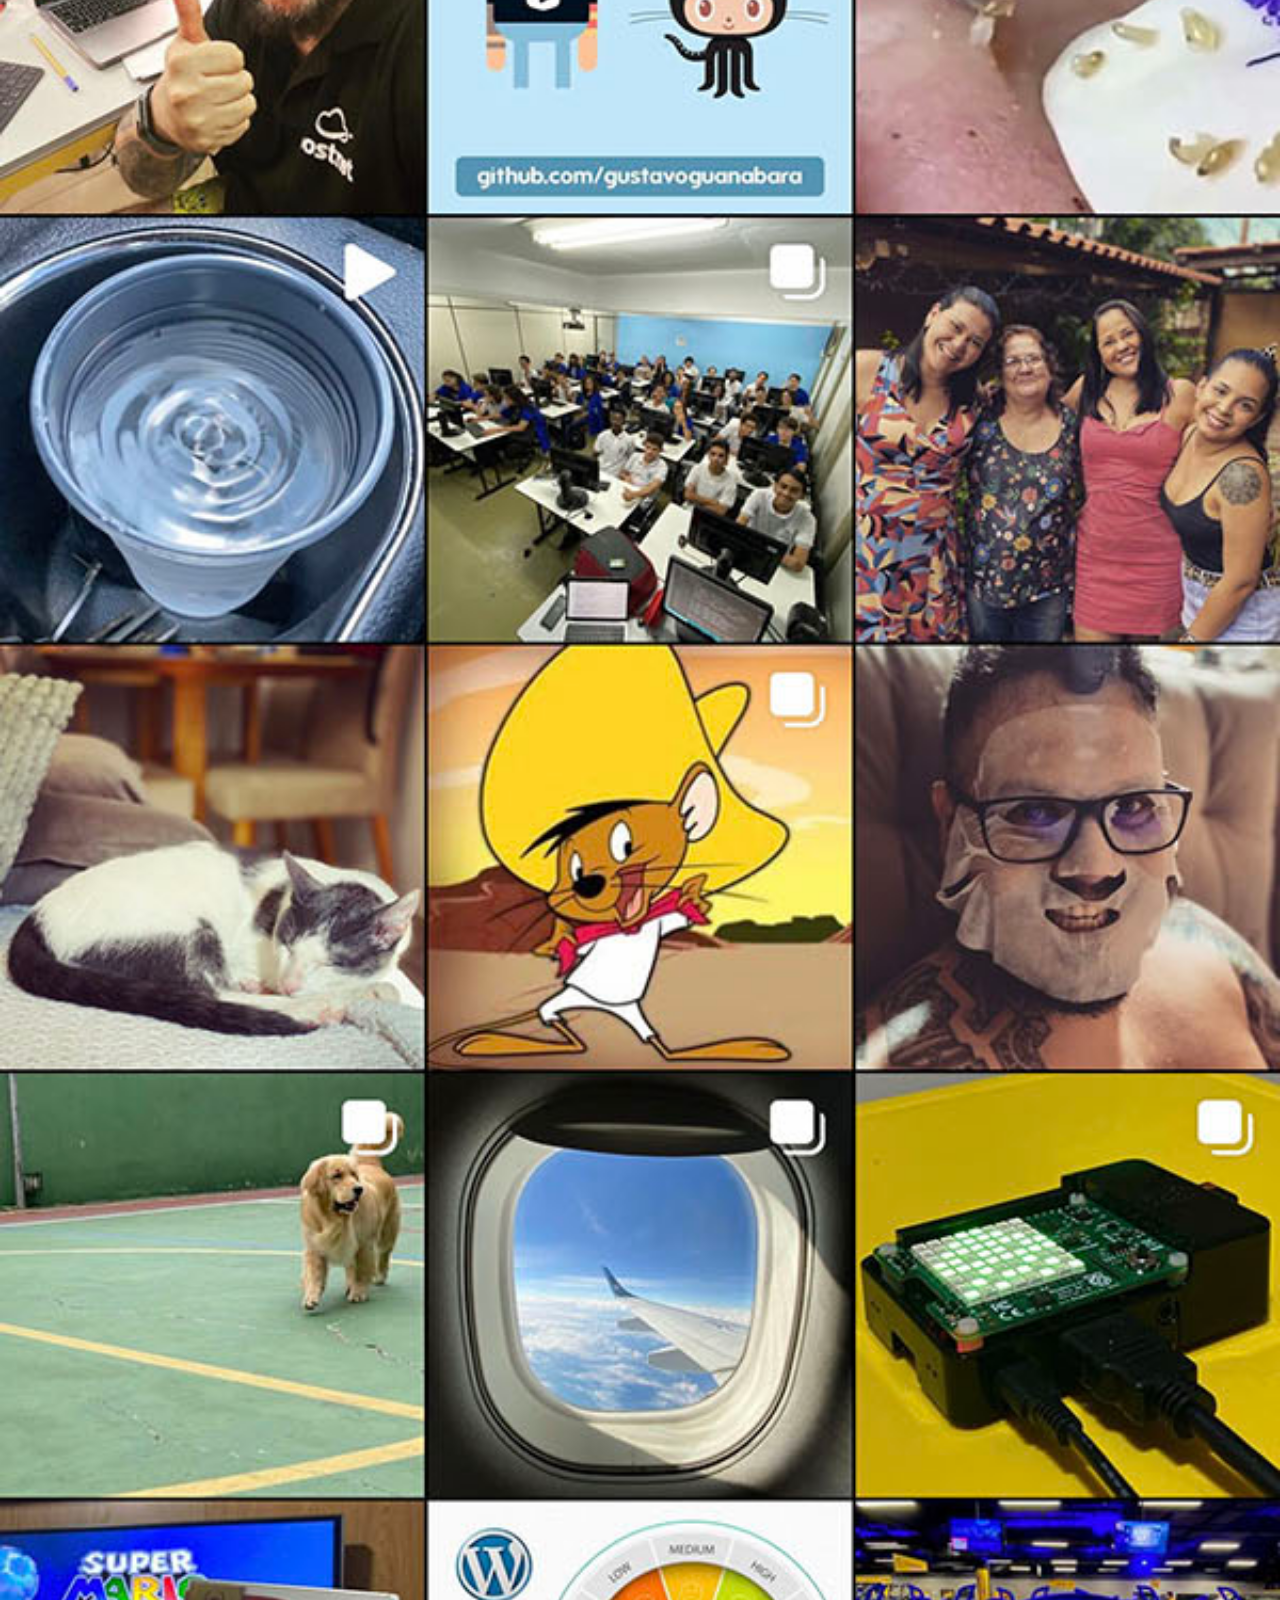
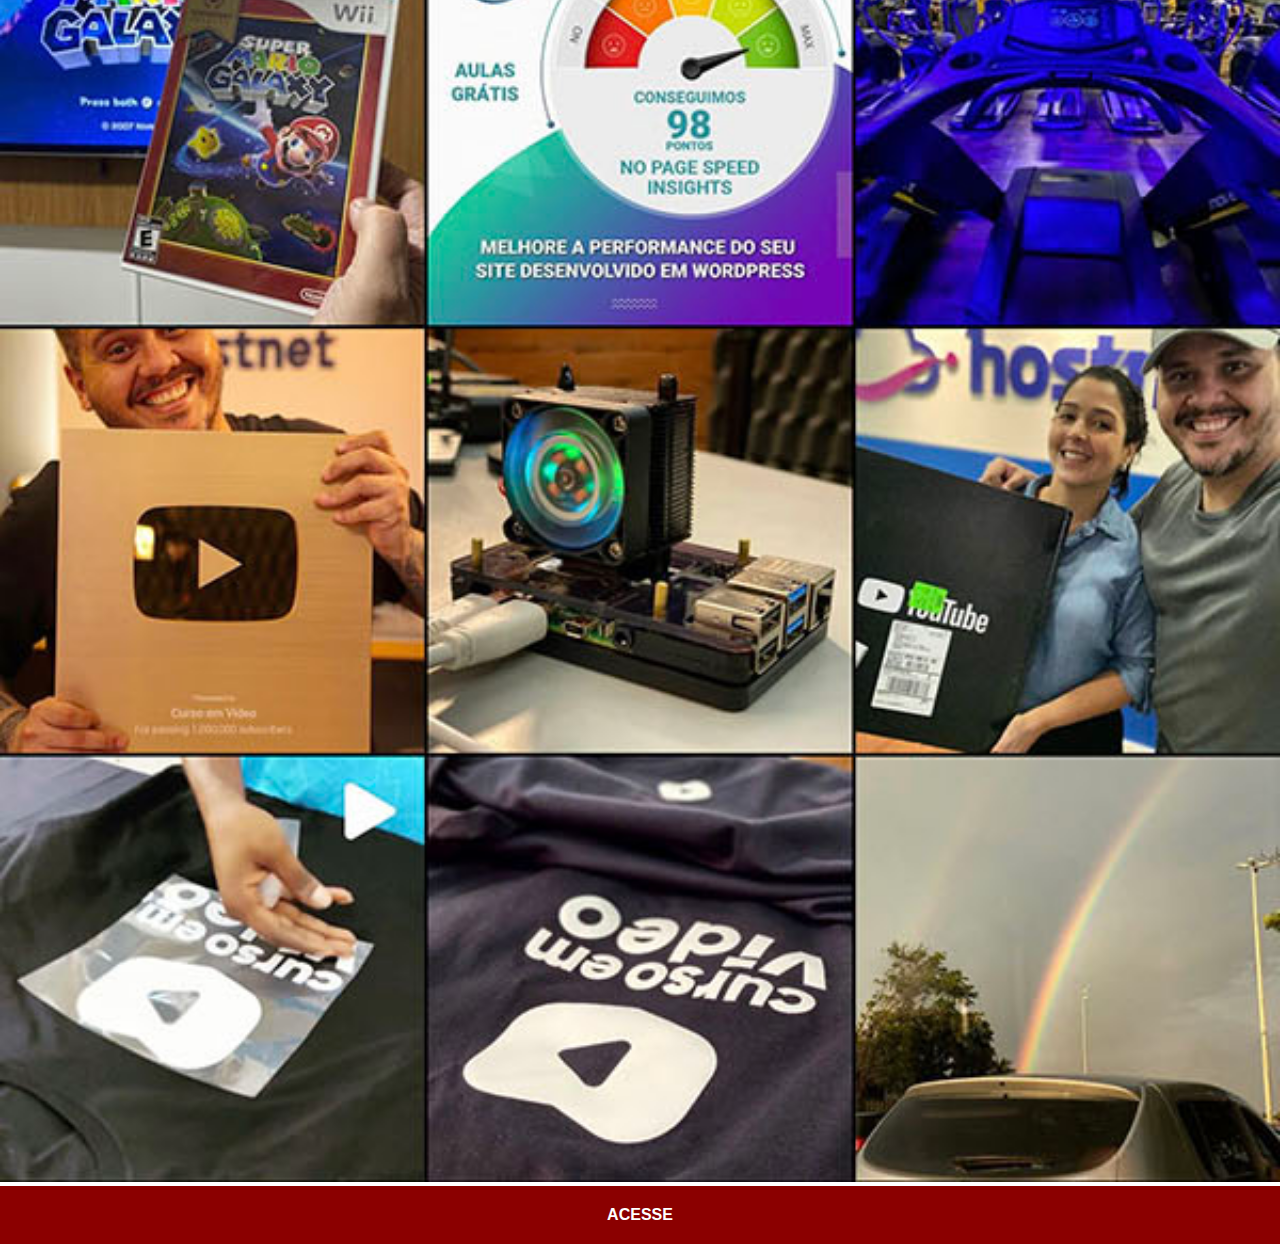
<file: instagram.html>
<!DOCTYPE html>
<html lang="pt-BR">
<head>
    <meta charset="UTF-8">
    <meta http-equiv="X-UA-Compatible" content="IE=edge">
    <meta name="viewport" content="width=device-width, initial-scale=1.0">
    <title>Instagran</title>
    <link rel="stylesheet" href="estilos/social.css">
</head>
<body>
    <img src="imagens/tela-instagram.jpg" alt="Instagram">
    <a href="https://www.instagram.com/gustavoguanabara/feed/" target="_blank">ACESSE</a>
</body>
</html>
</file>
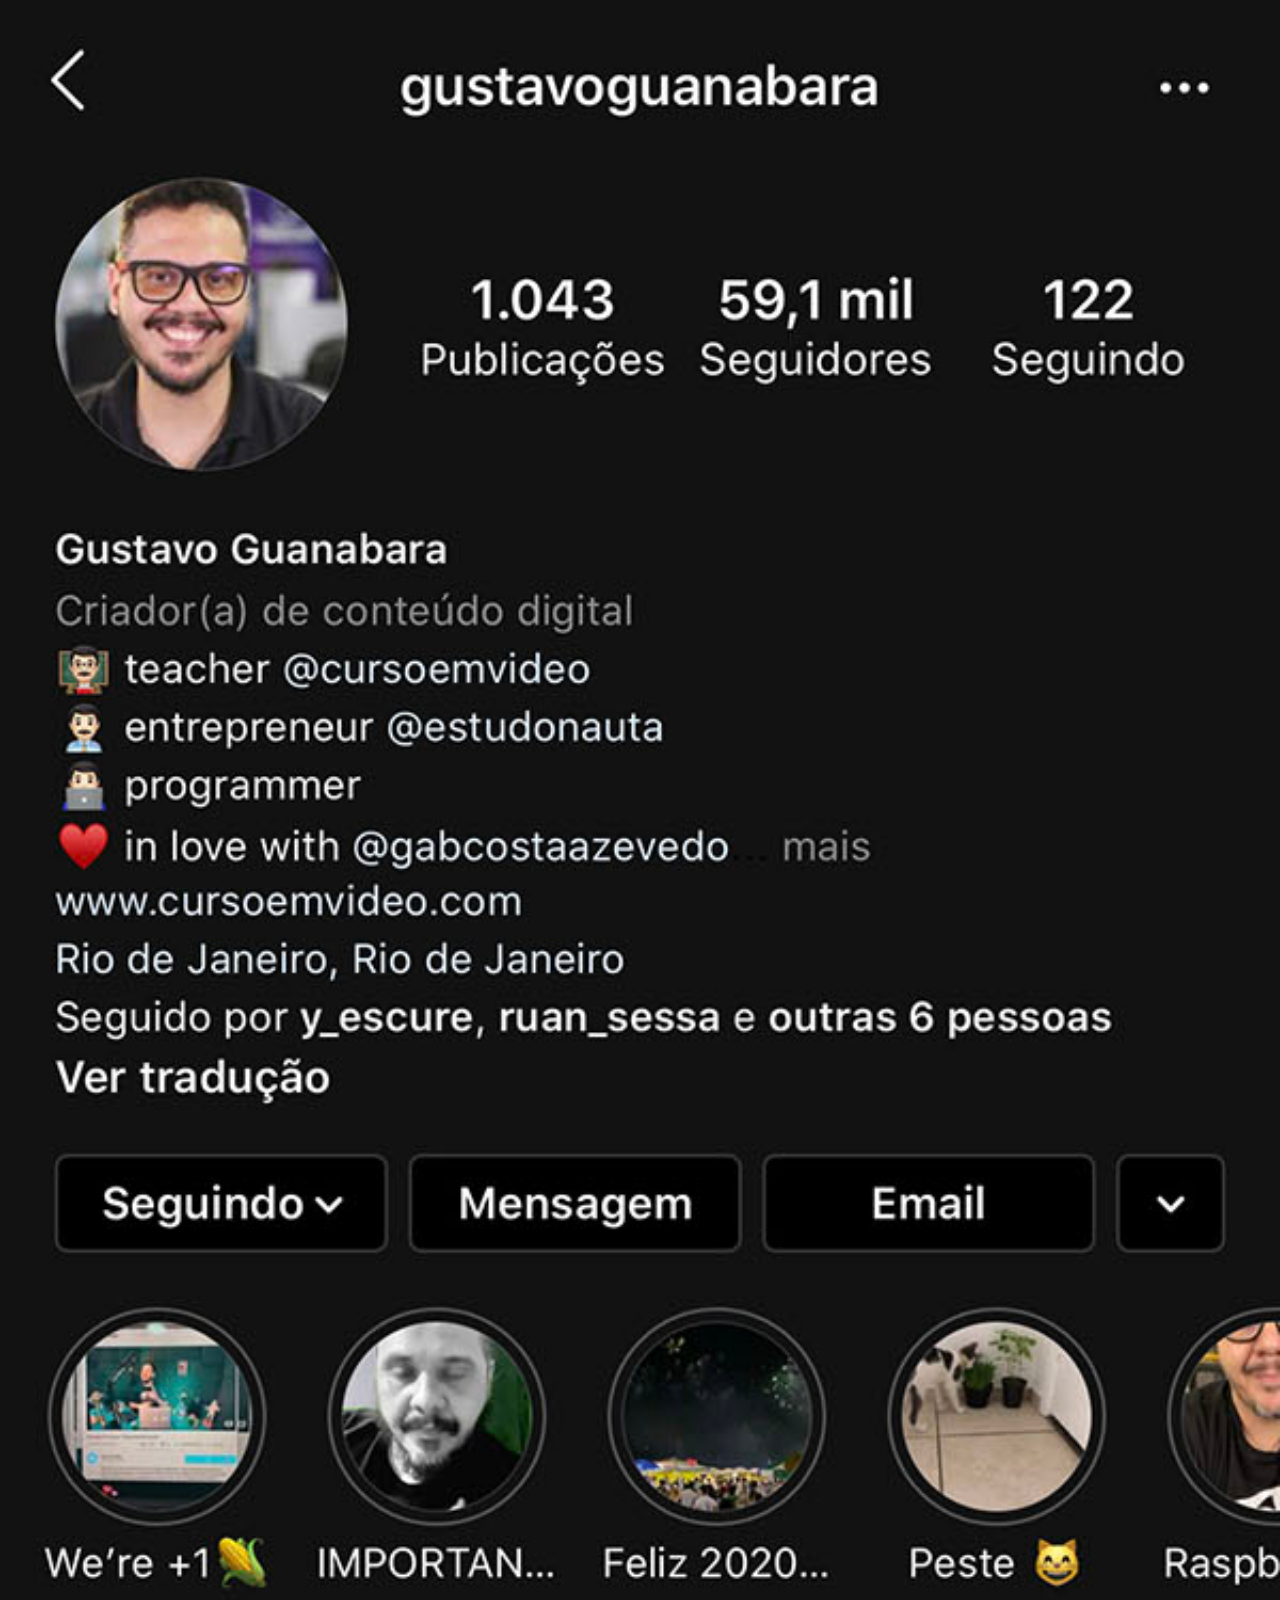
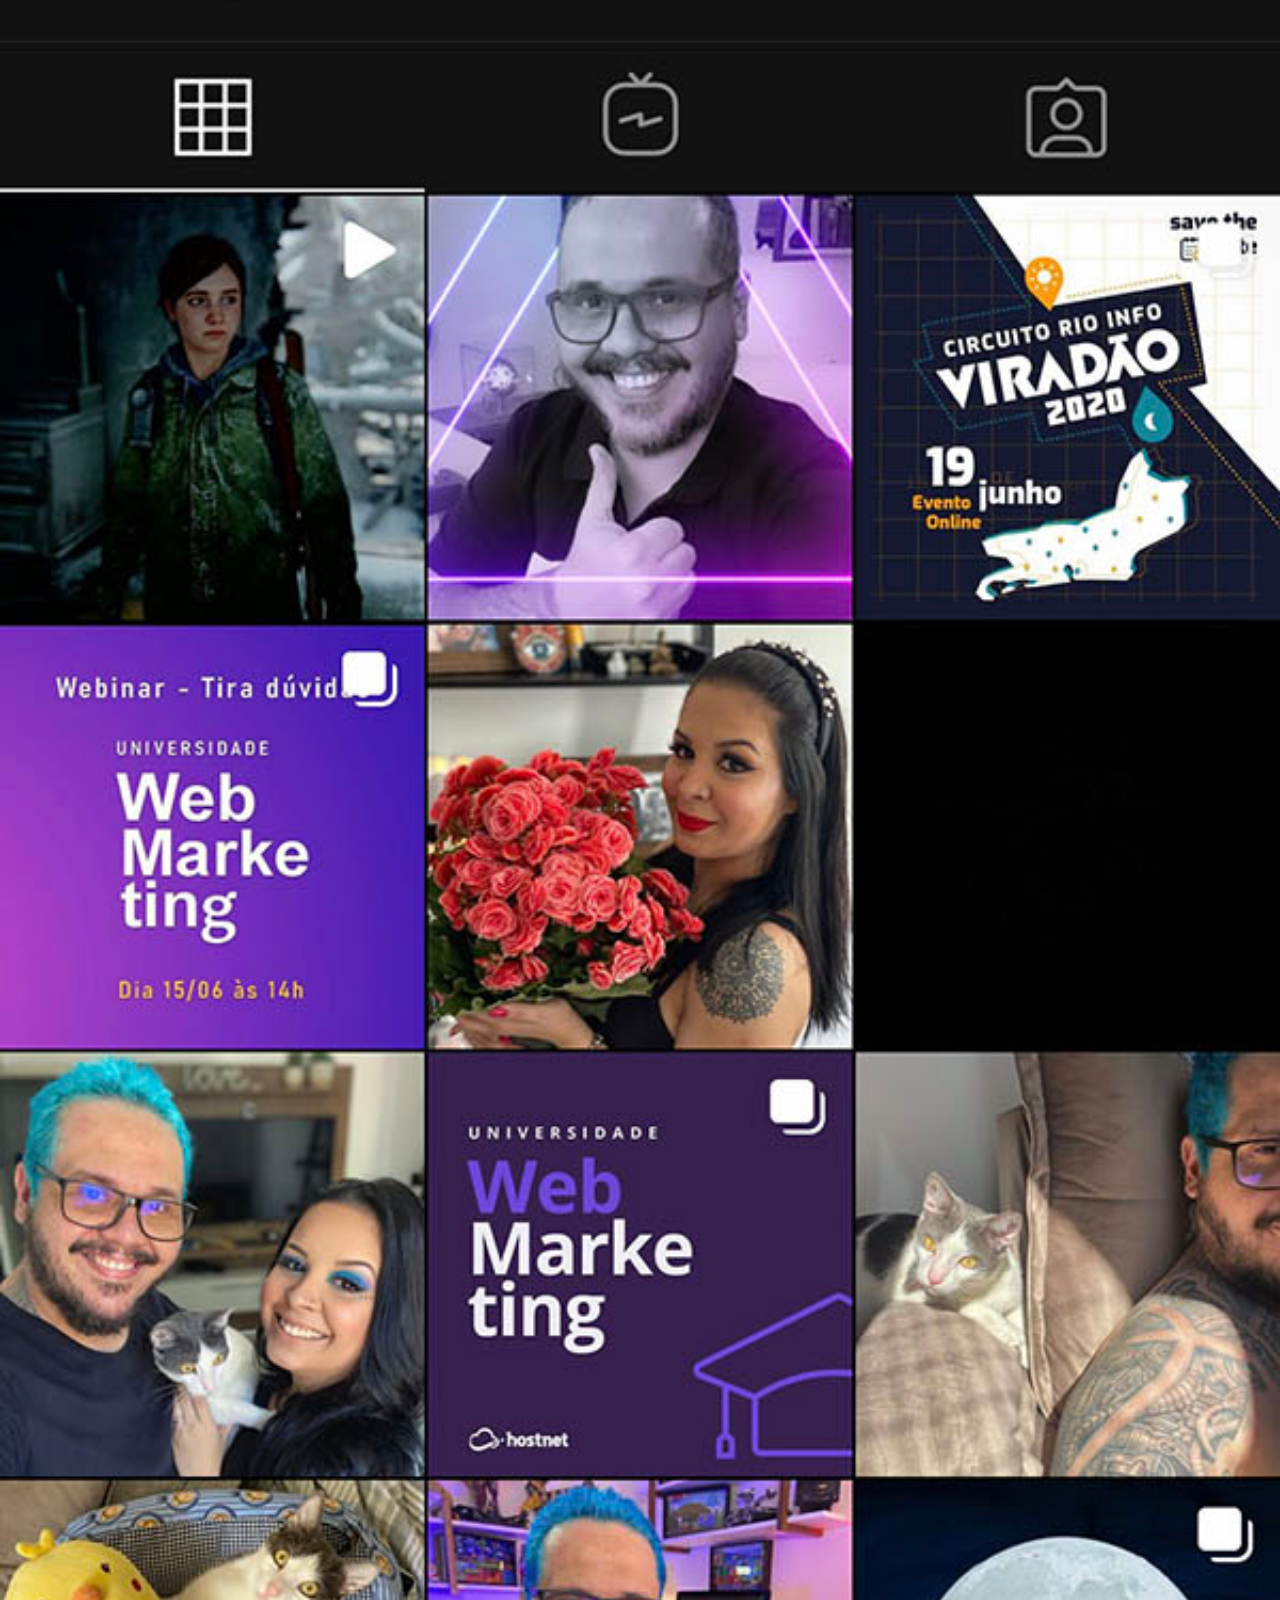
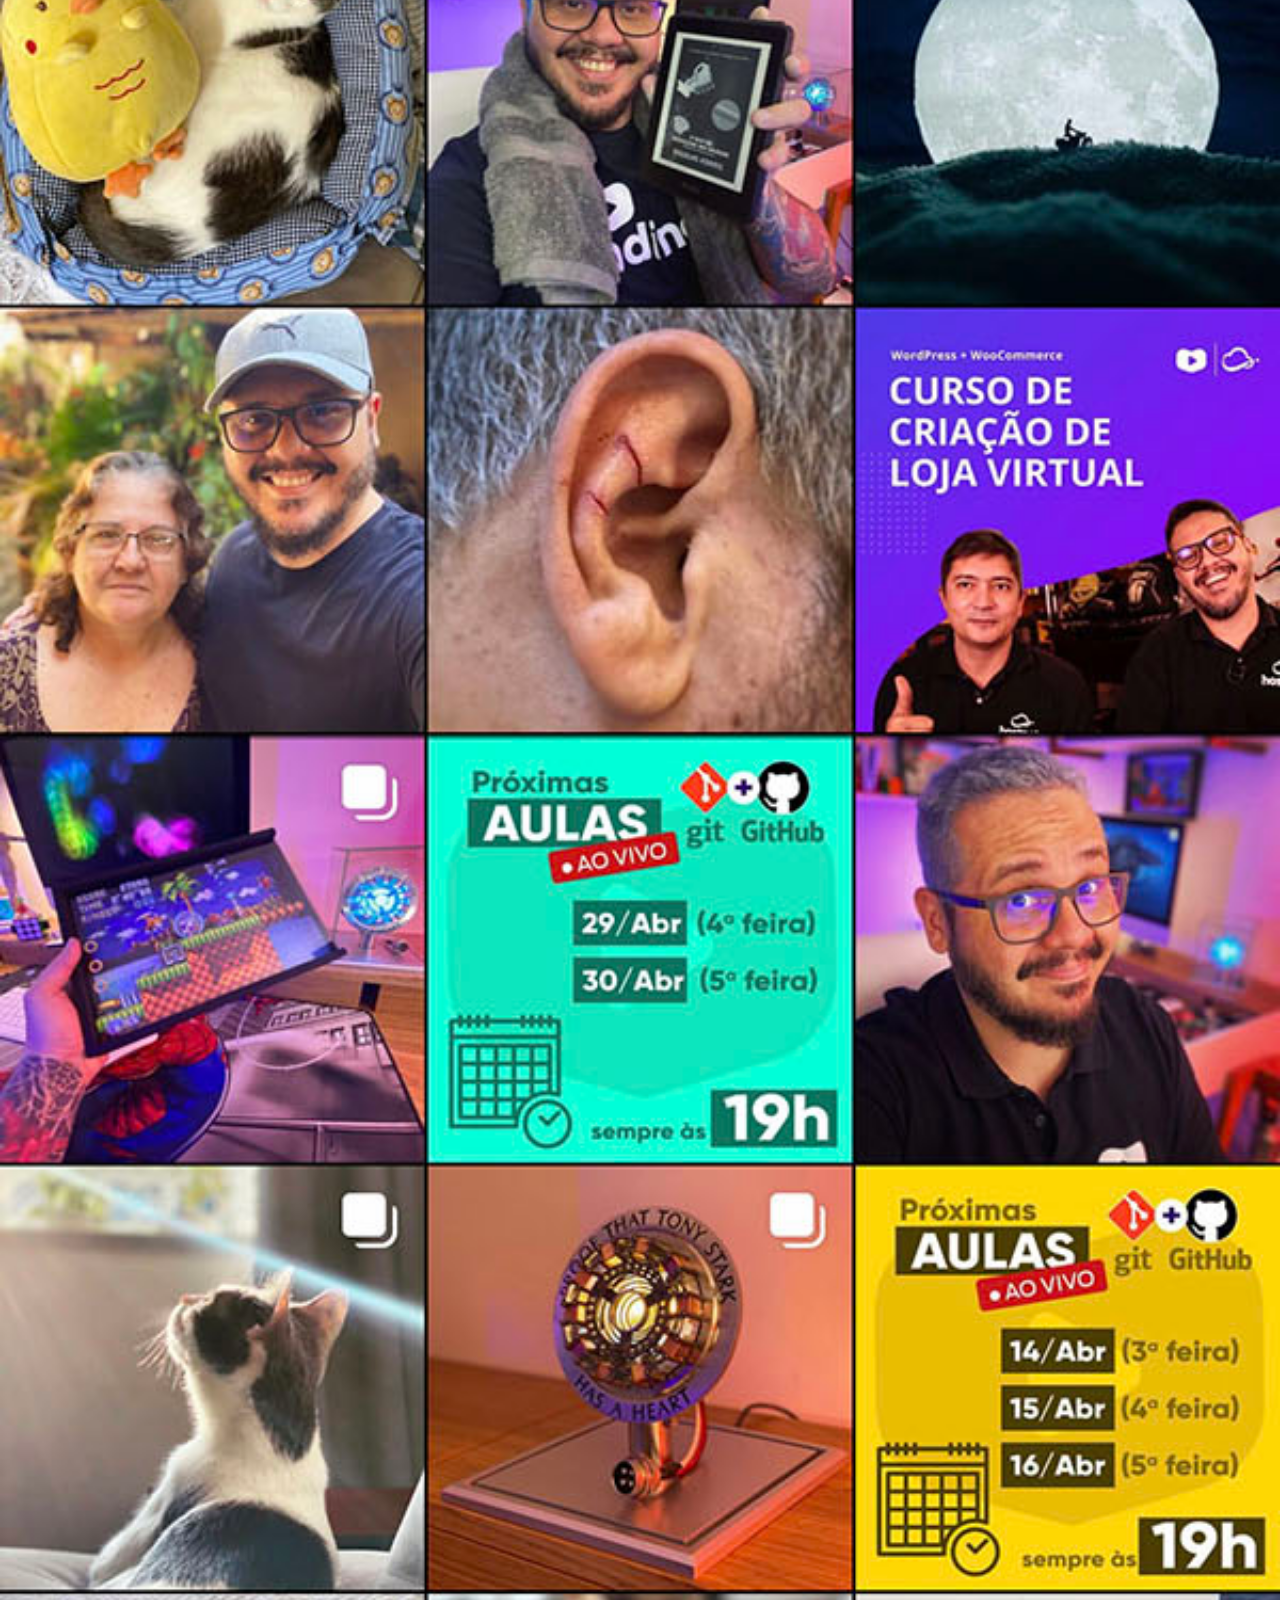
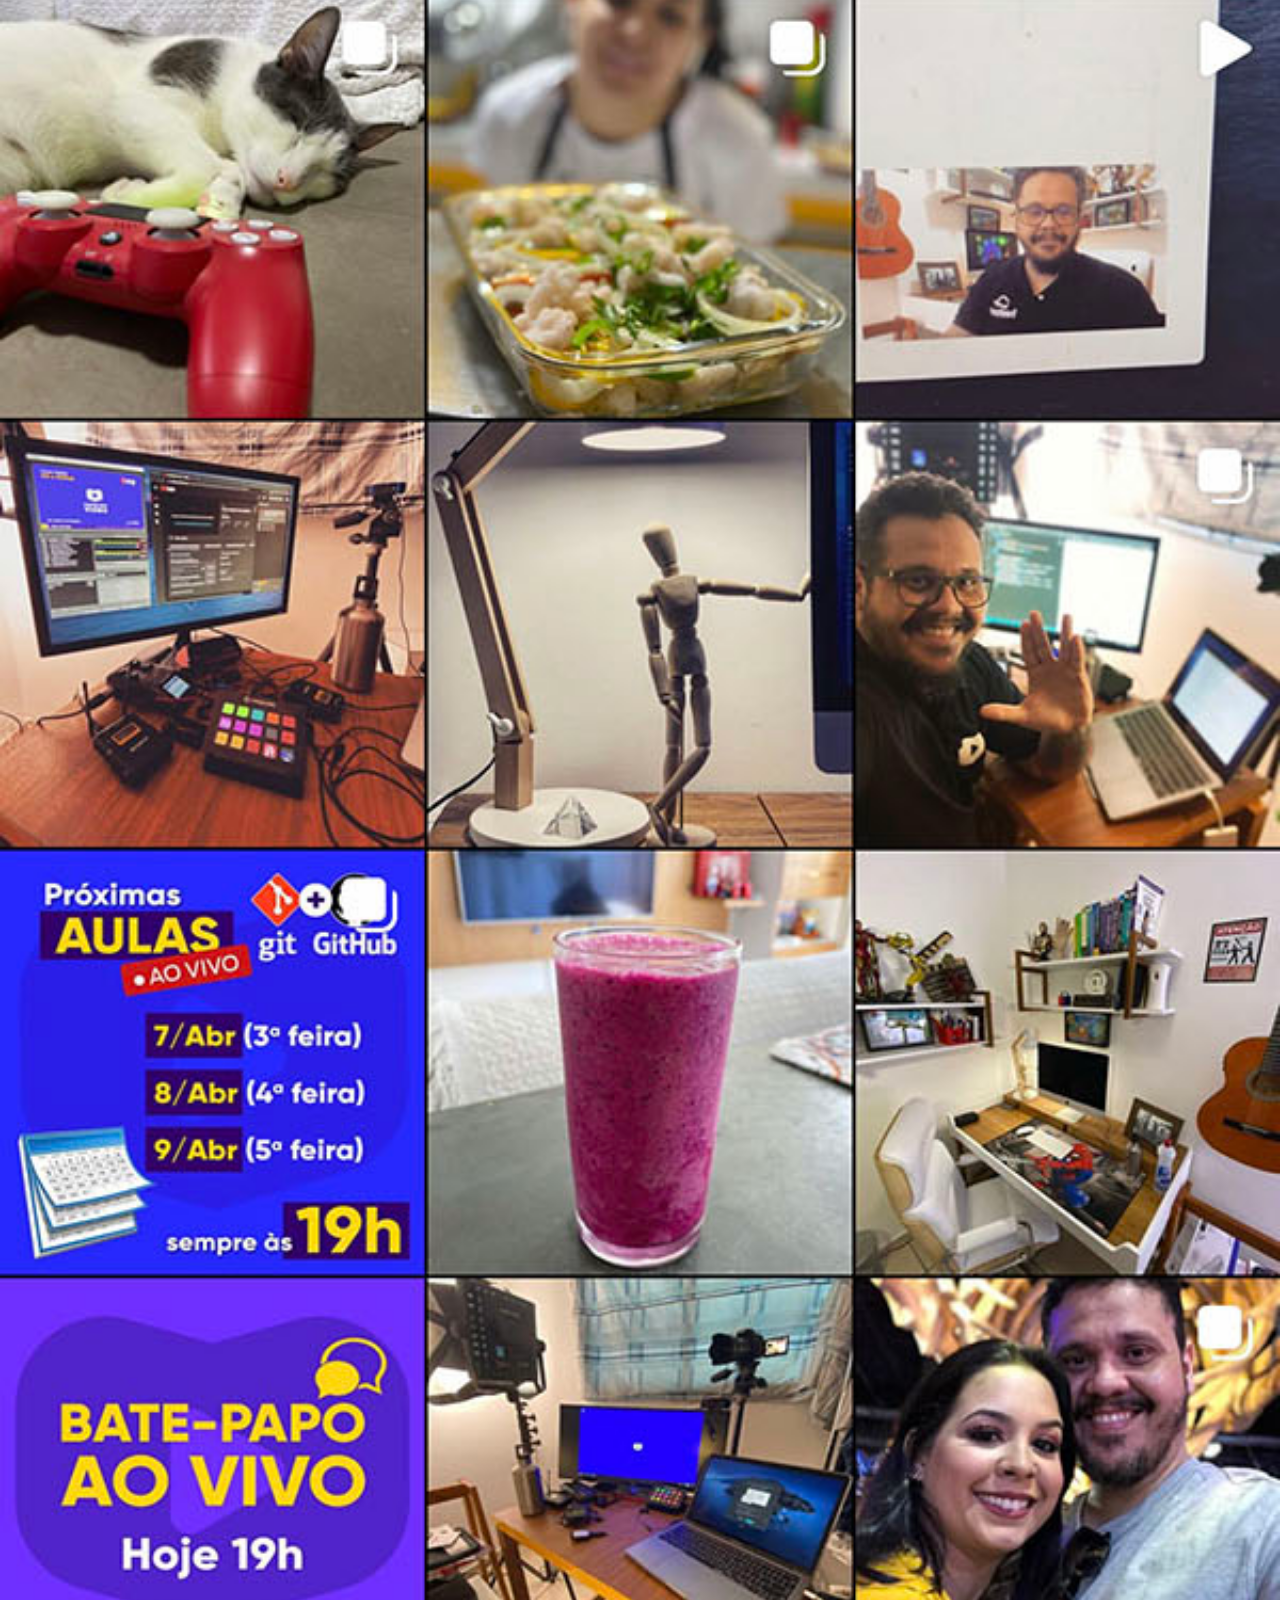
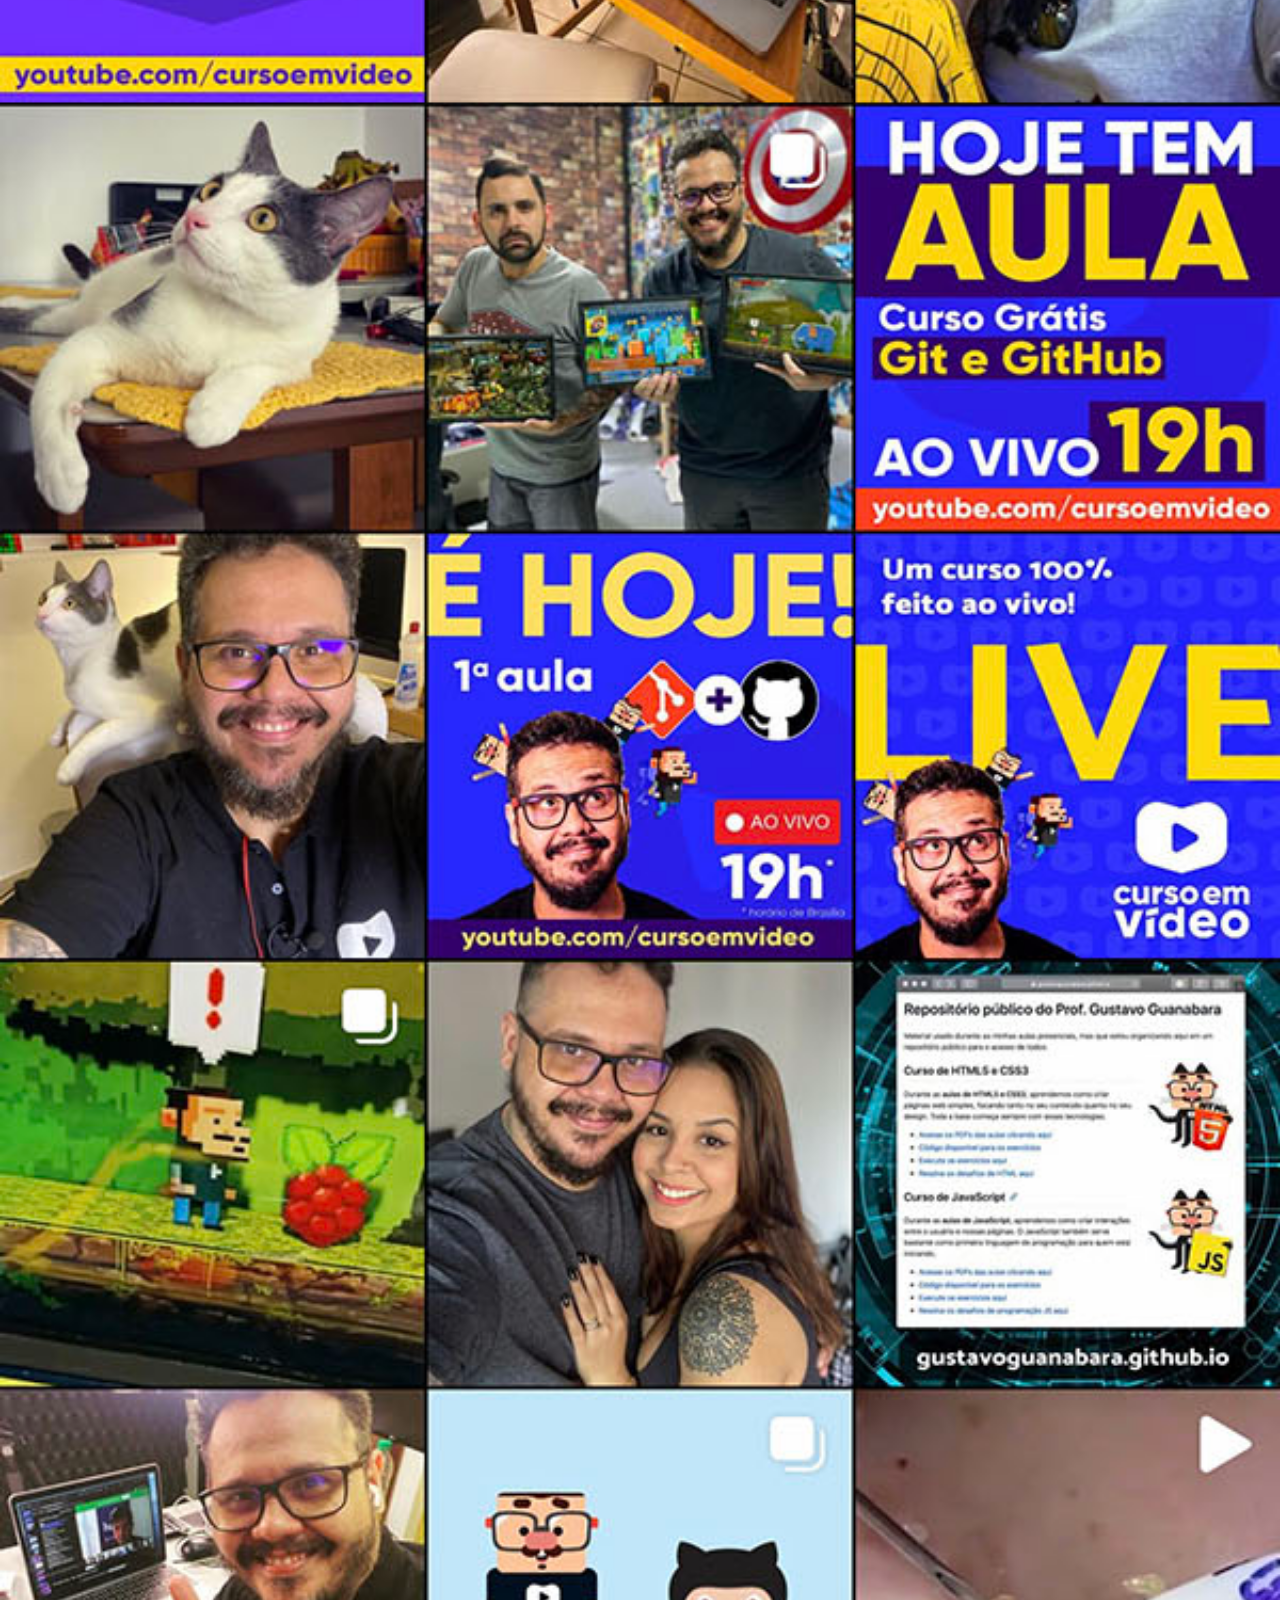
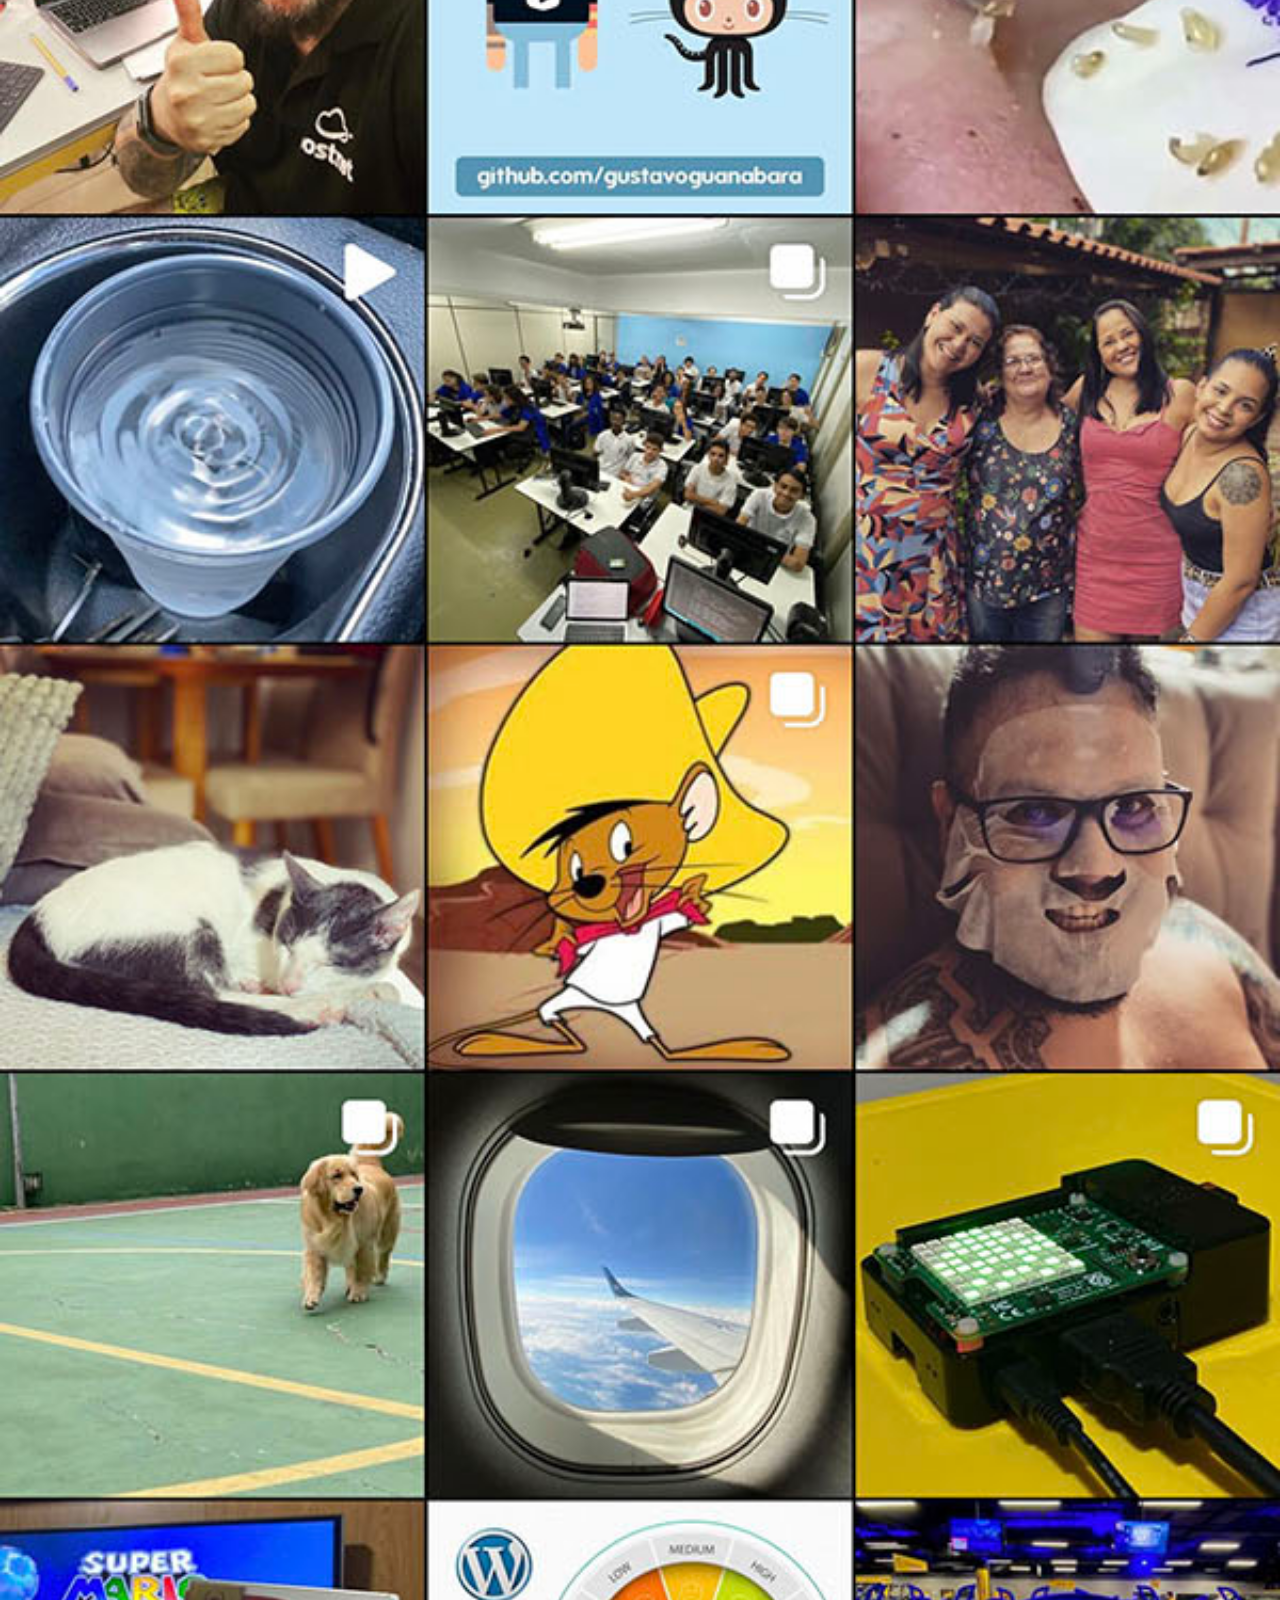
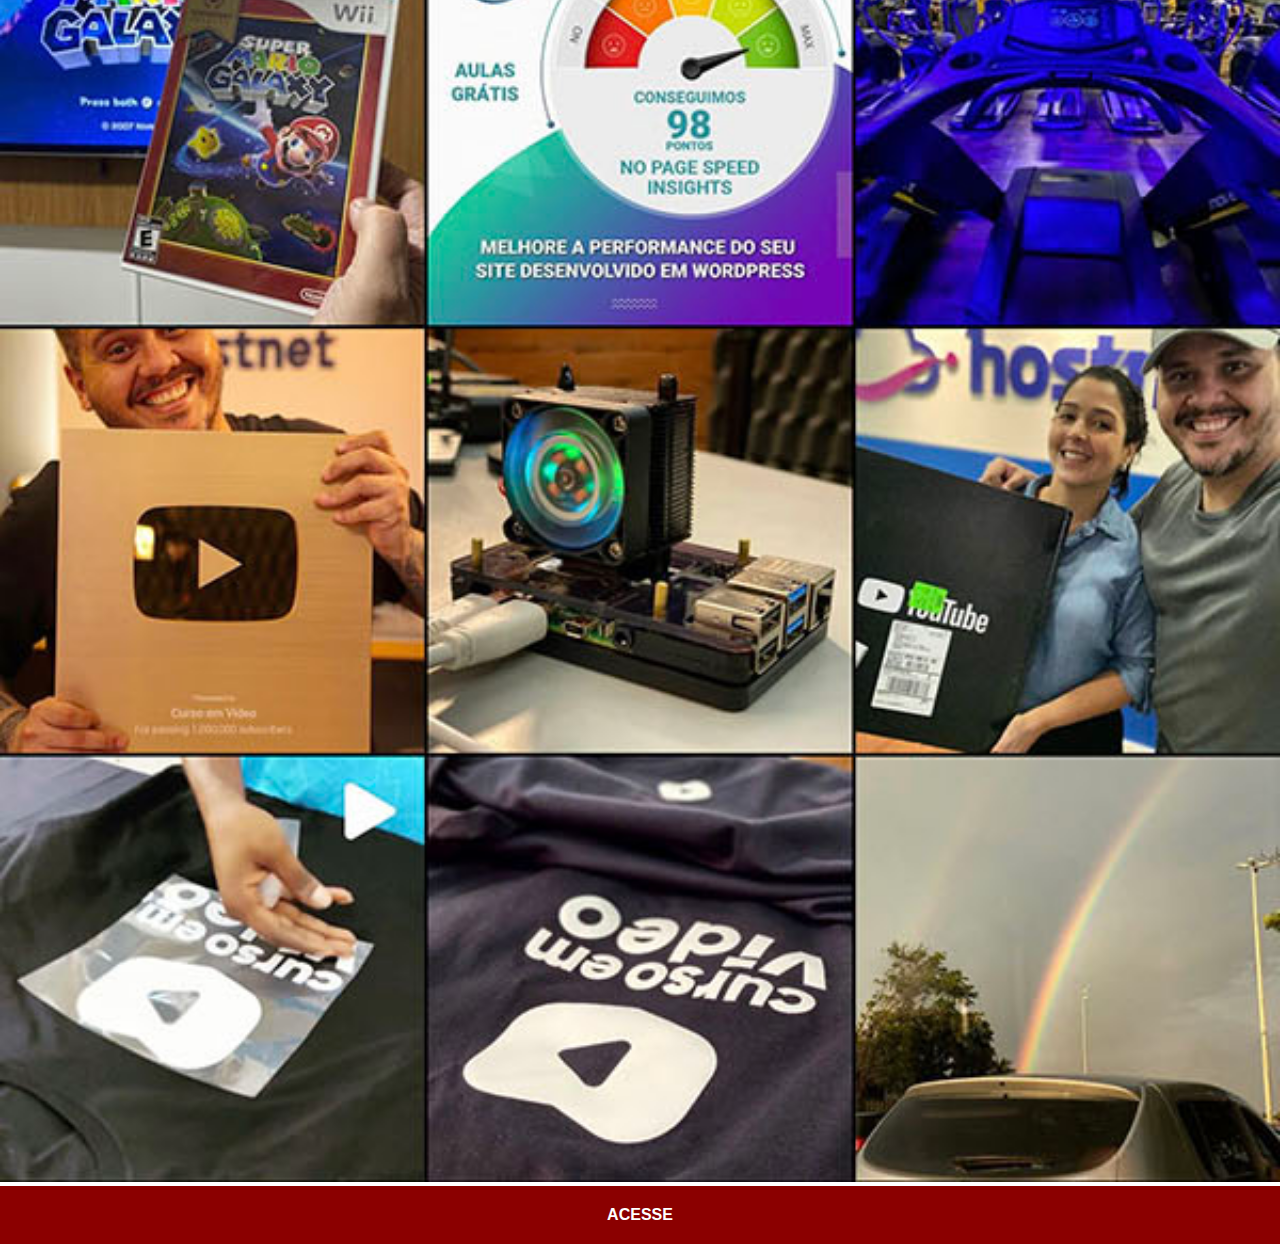
<file: instagran.html>
<!DOCTYPE html>
<html lang="pt-BR">
<head>
    <meta charset="UTF-8">
    <meta http-equiv="X-UA-Compatible" content="IE=edge">
    <meta name="viewport" content="width=device-width, initial-scale=1.0">
    <title>Instagran</title>
    <link rel="stylesheet" href="estilos/social.css">
</head>
<body>
    <img src="imagens/tela-instagram.jpg" alt="Instagran">
    <a href="https://www.instagram.com/gustavoguanabara/">ACESSE</a>
</body>
</html>
</file>
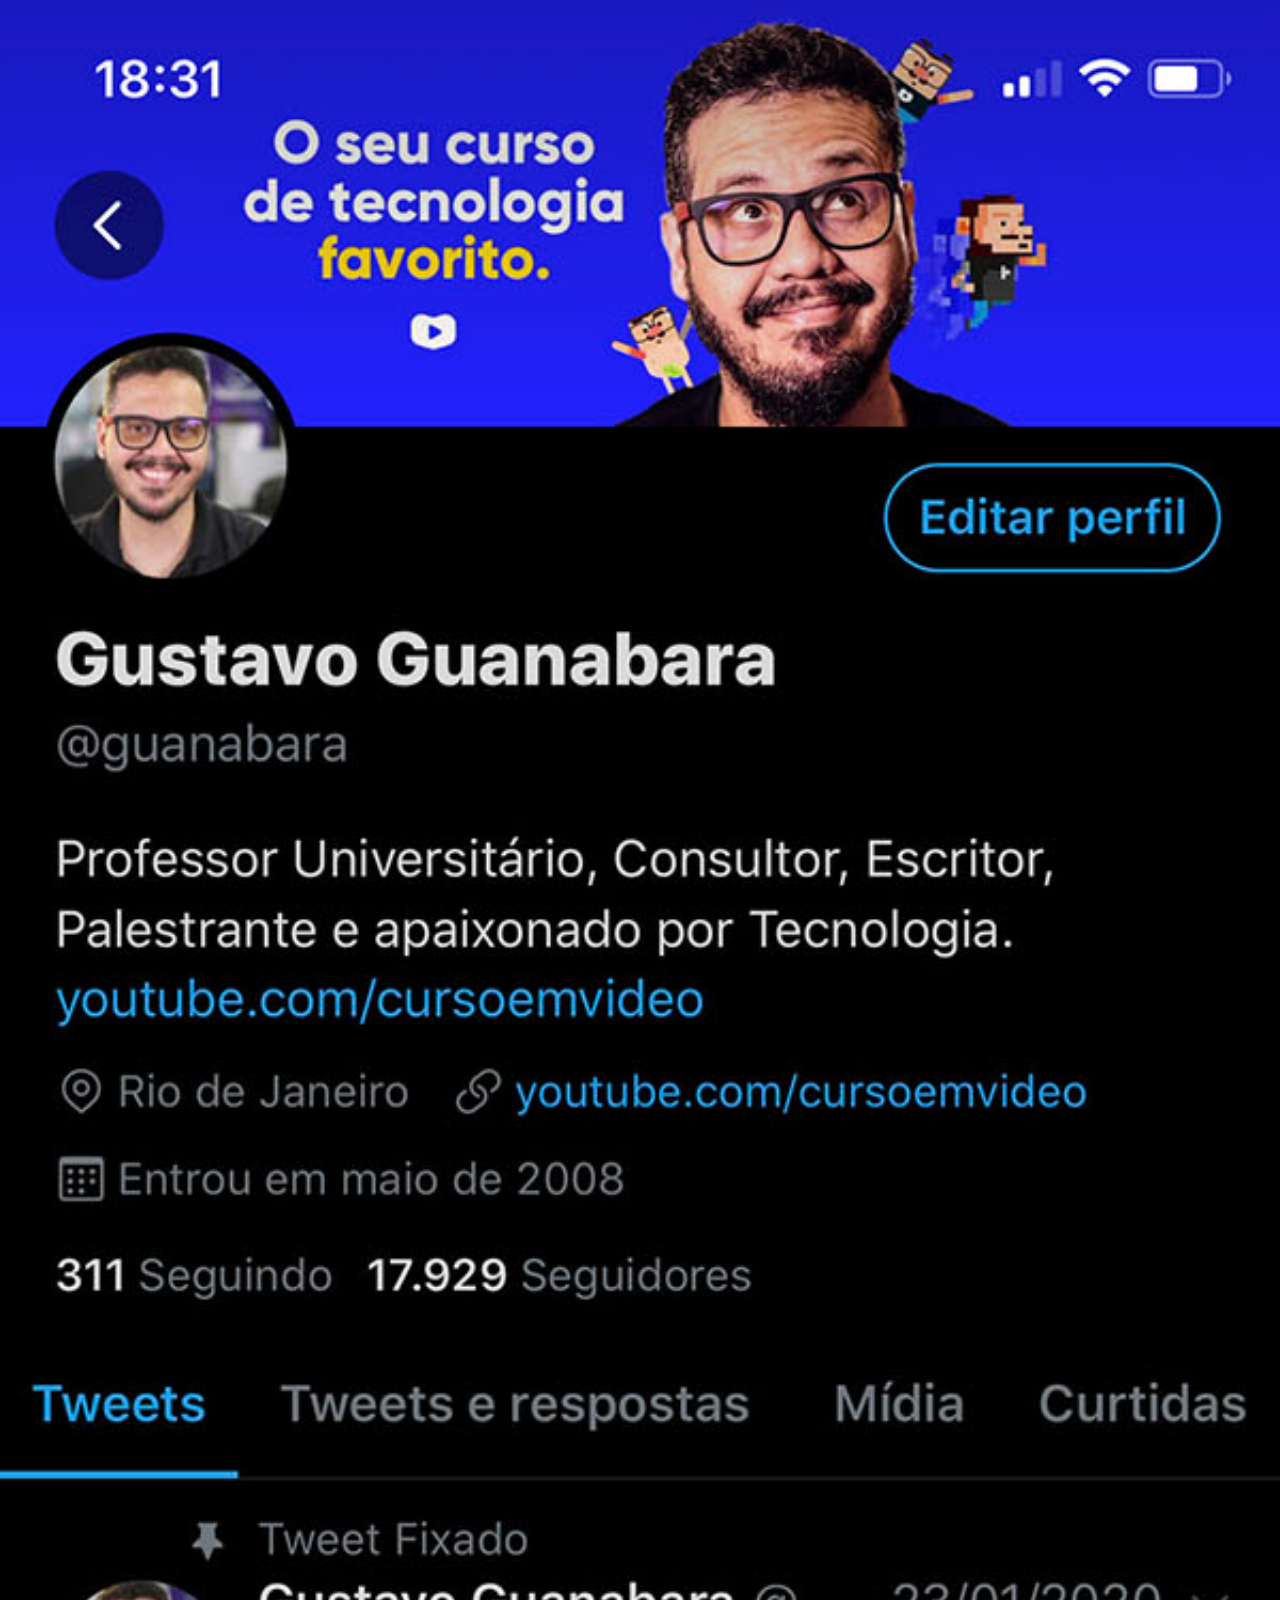
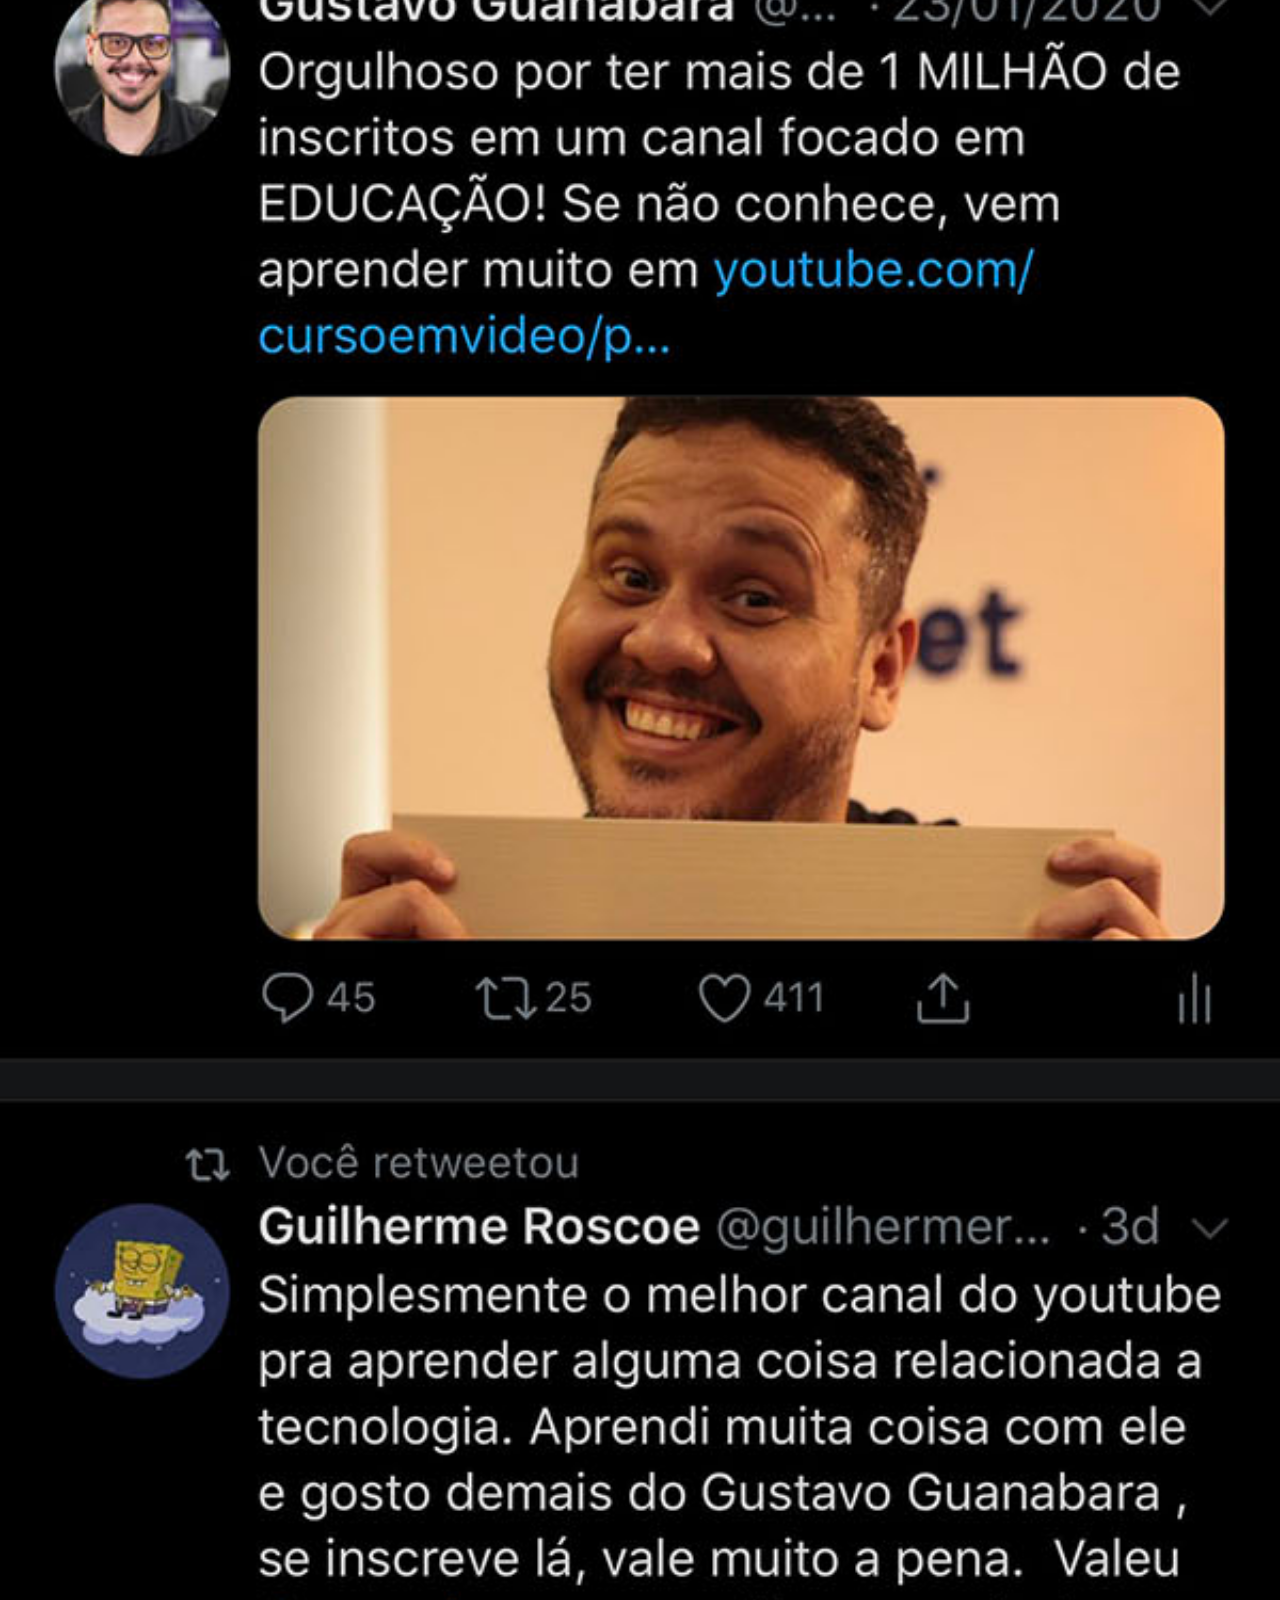
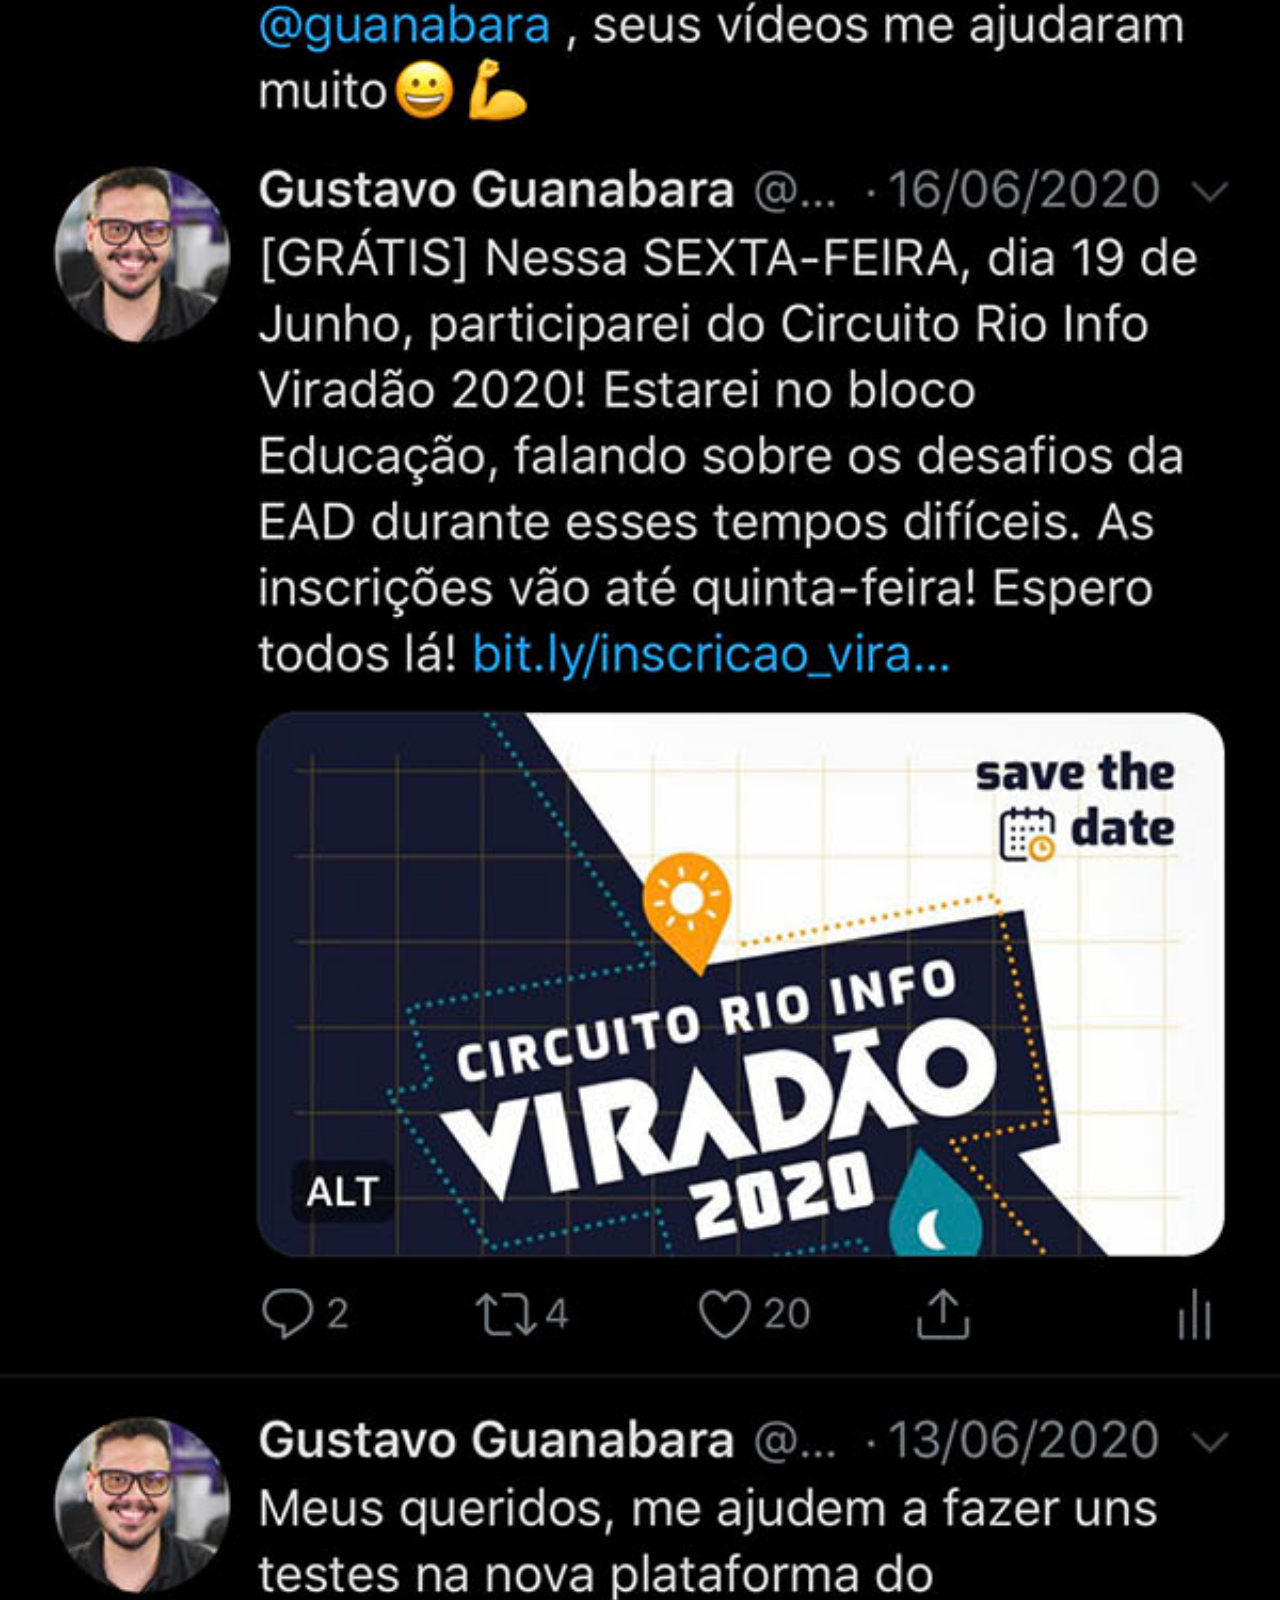
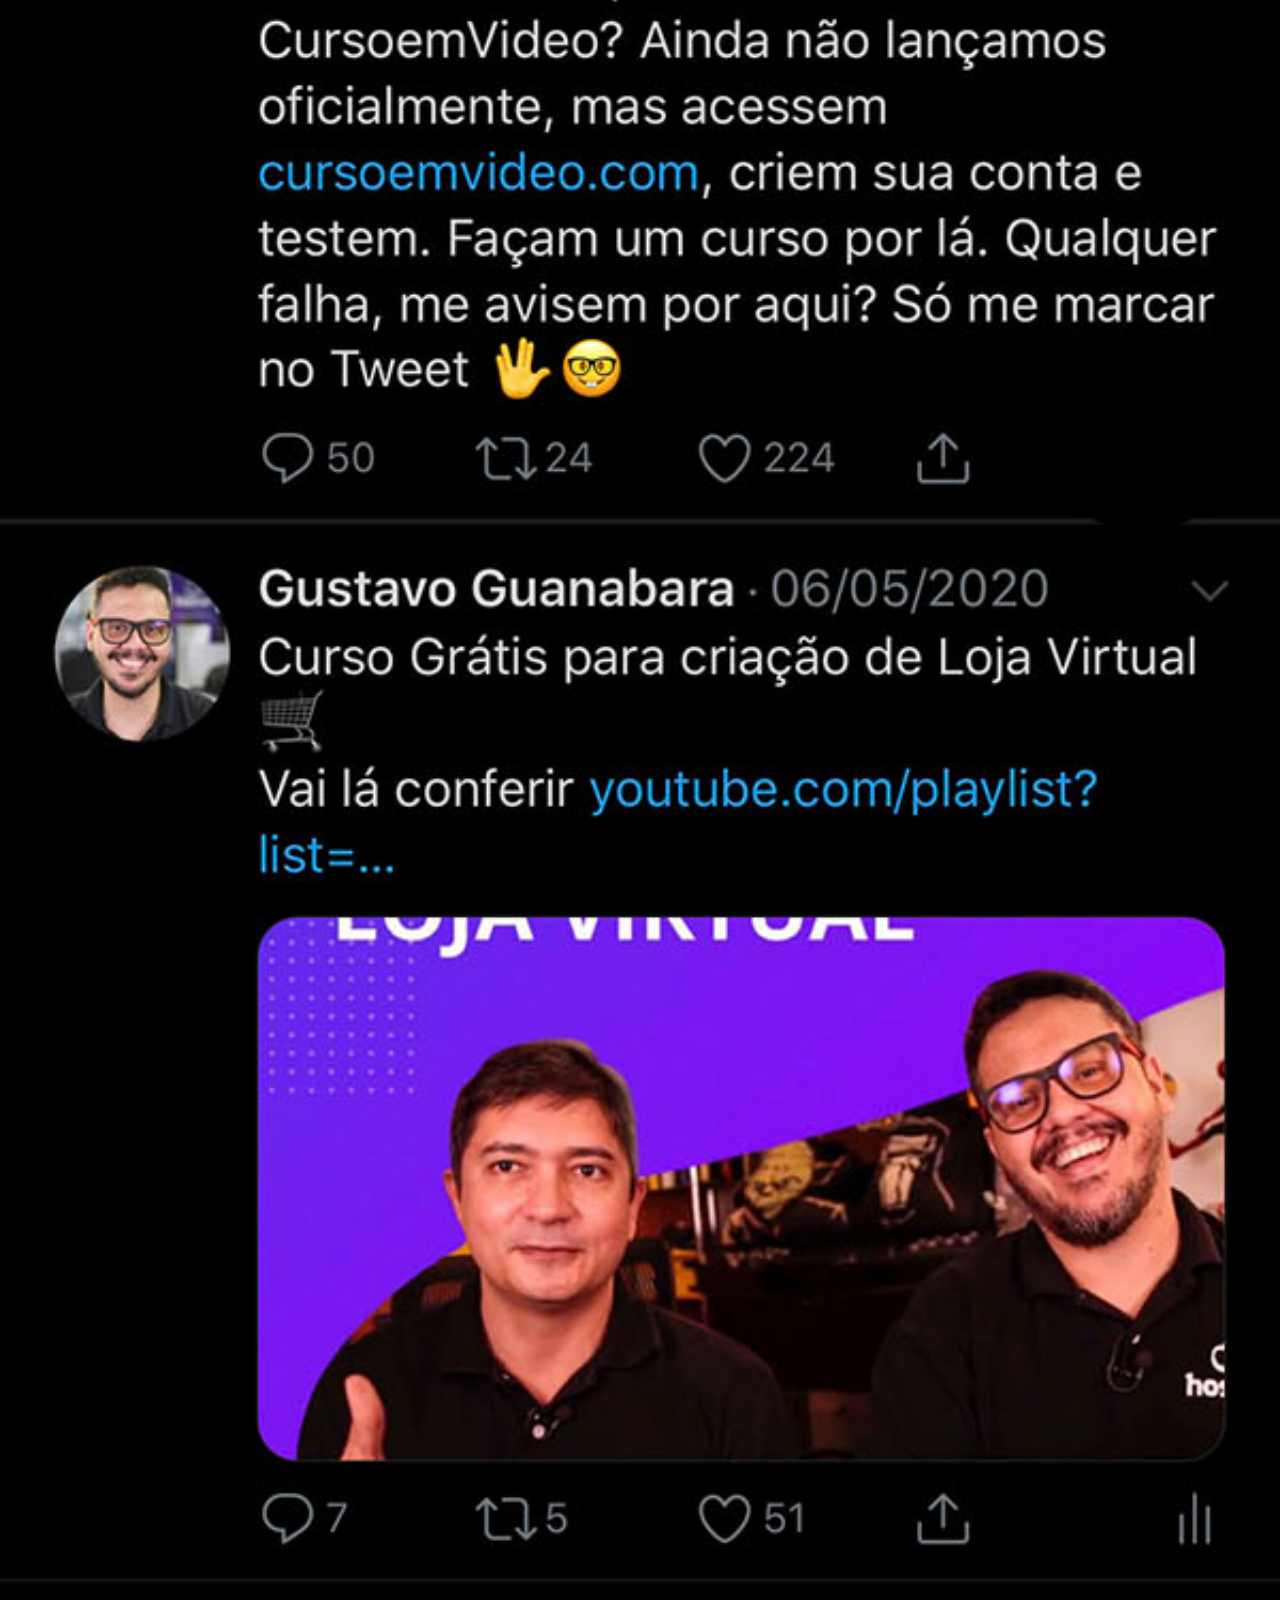
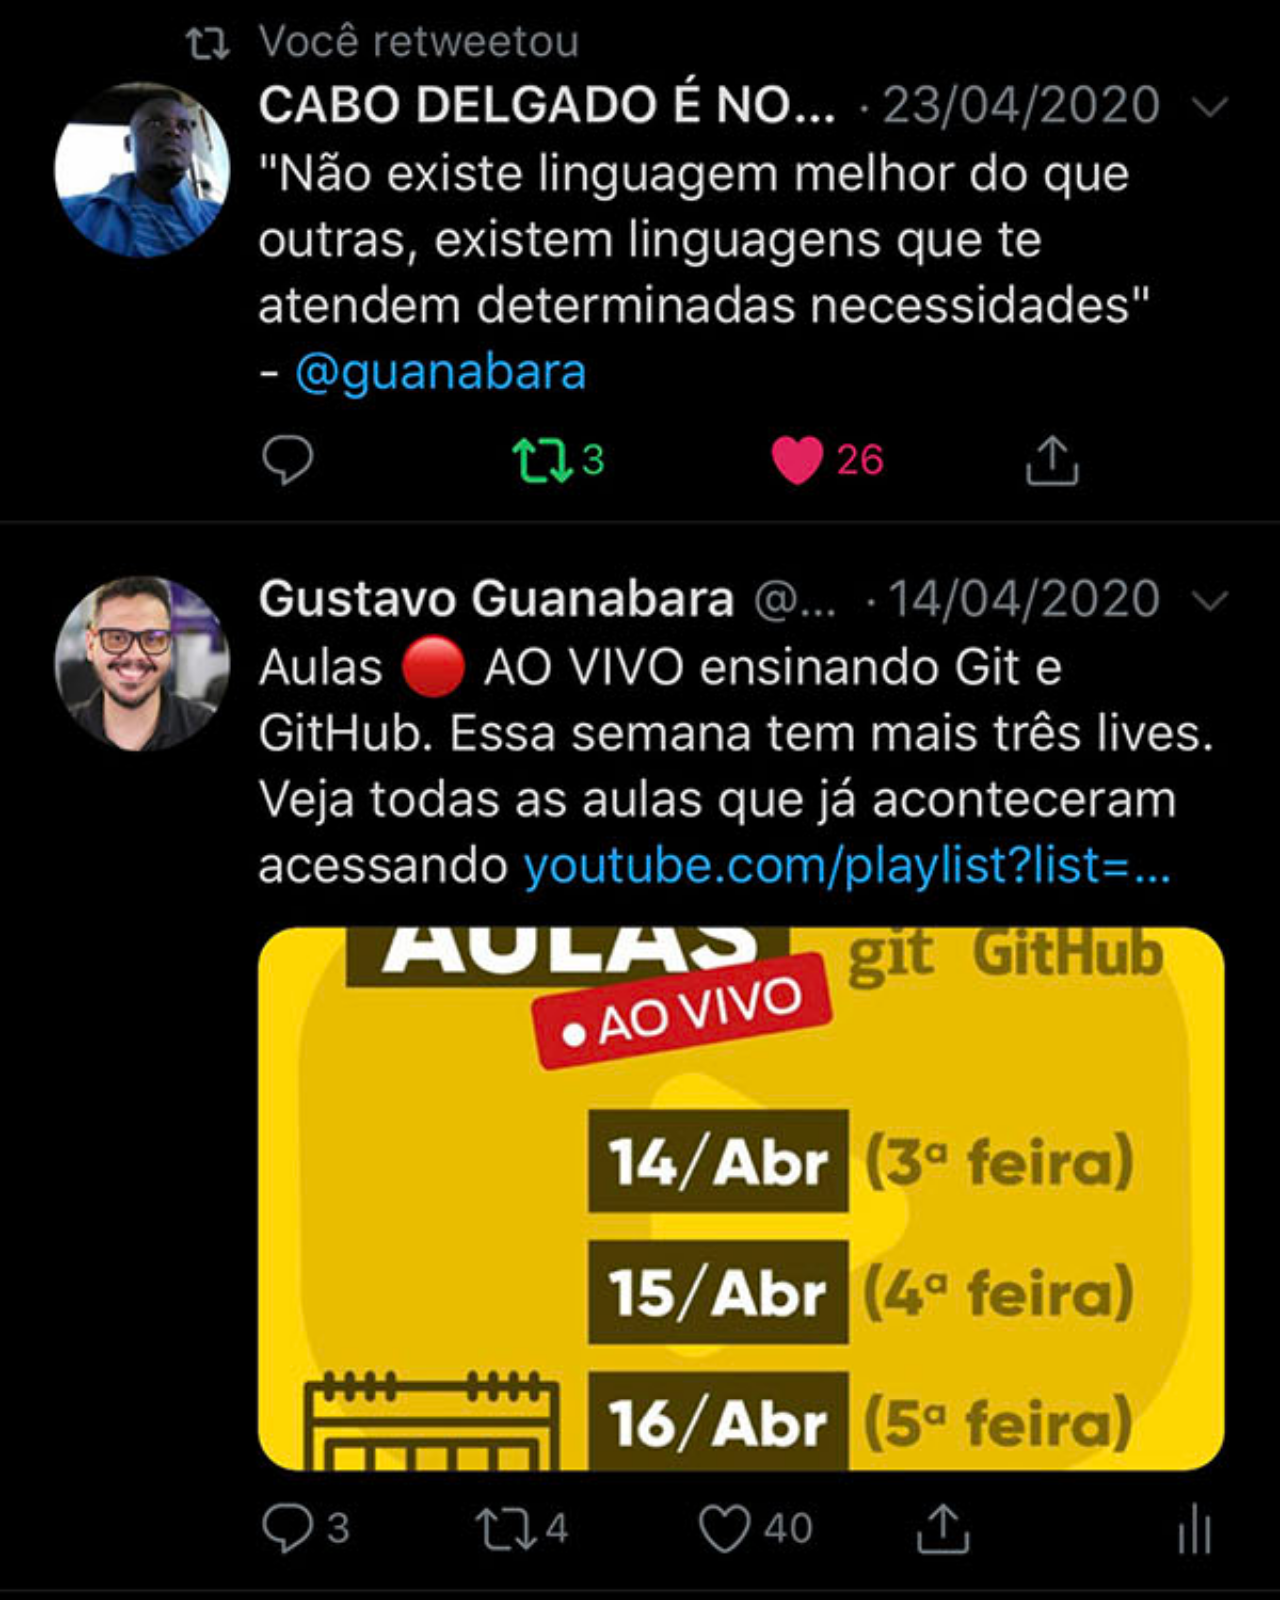
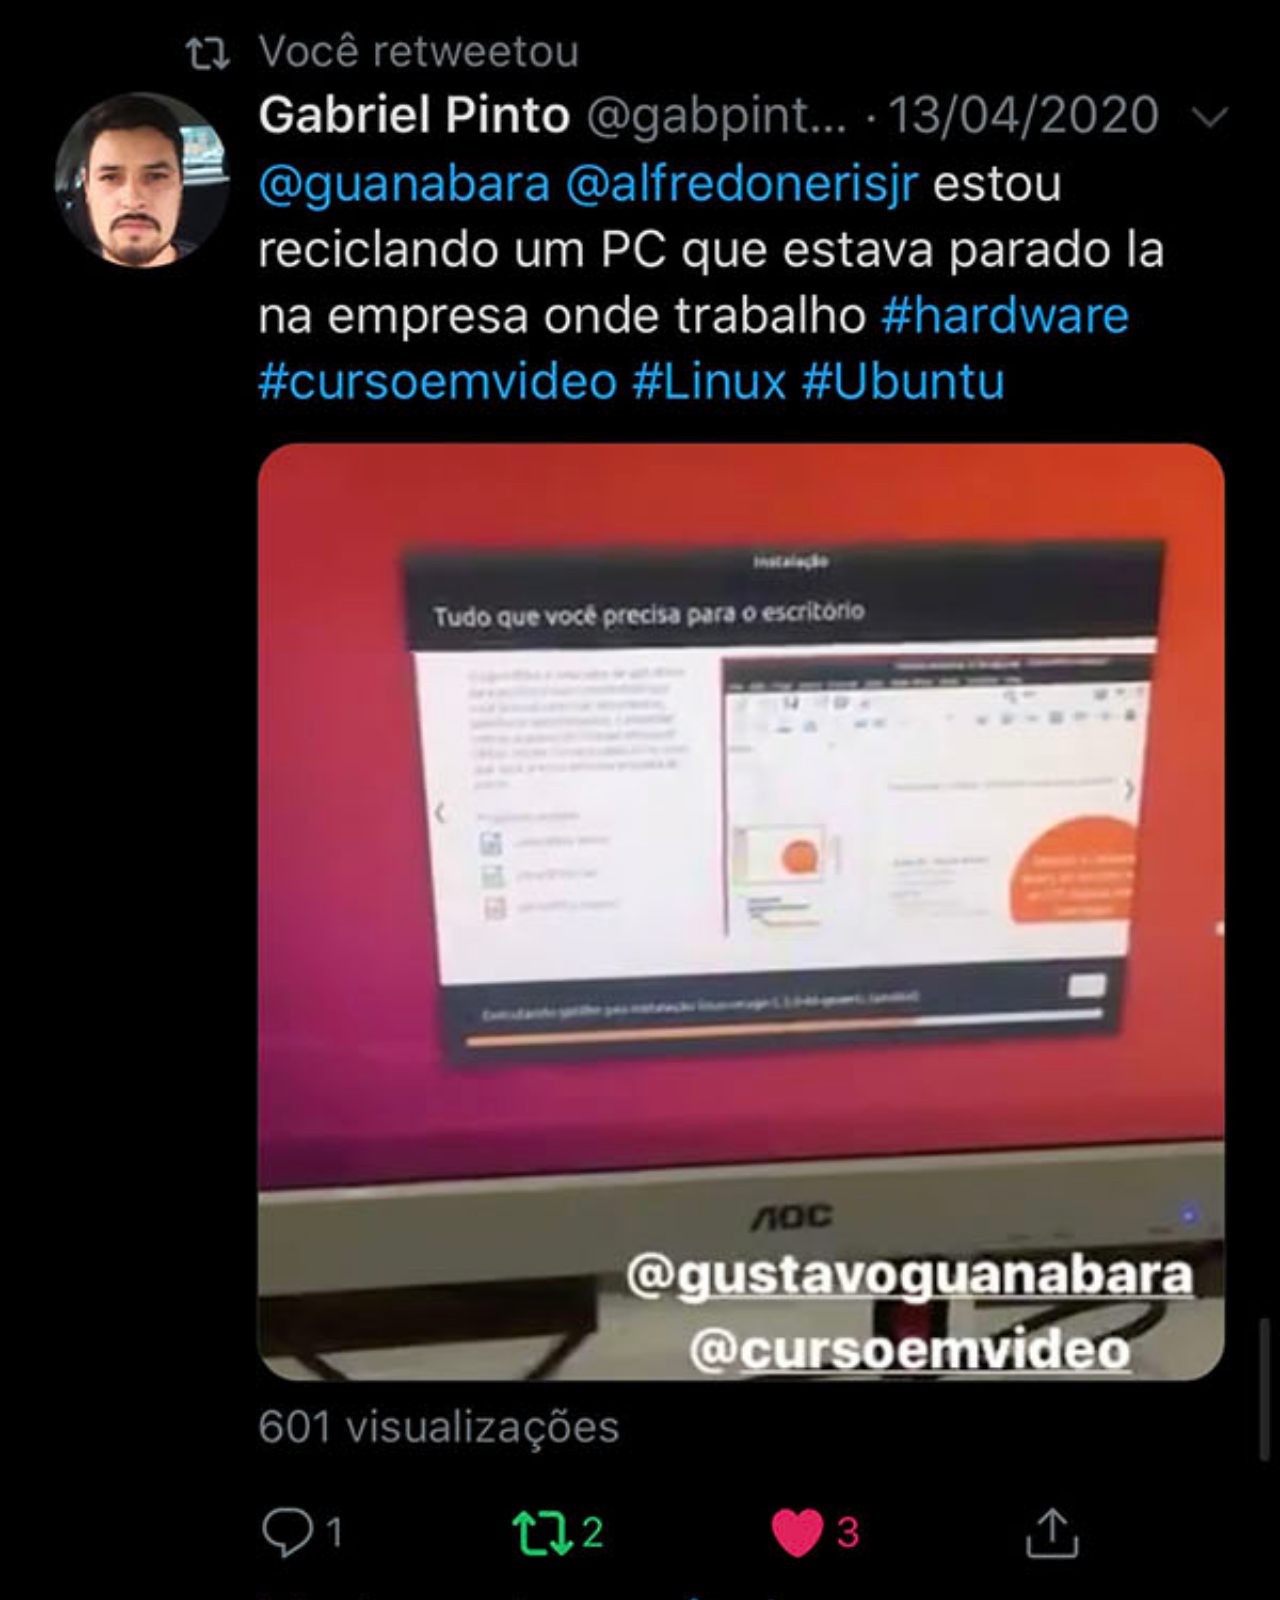
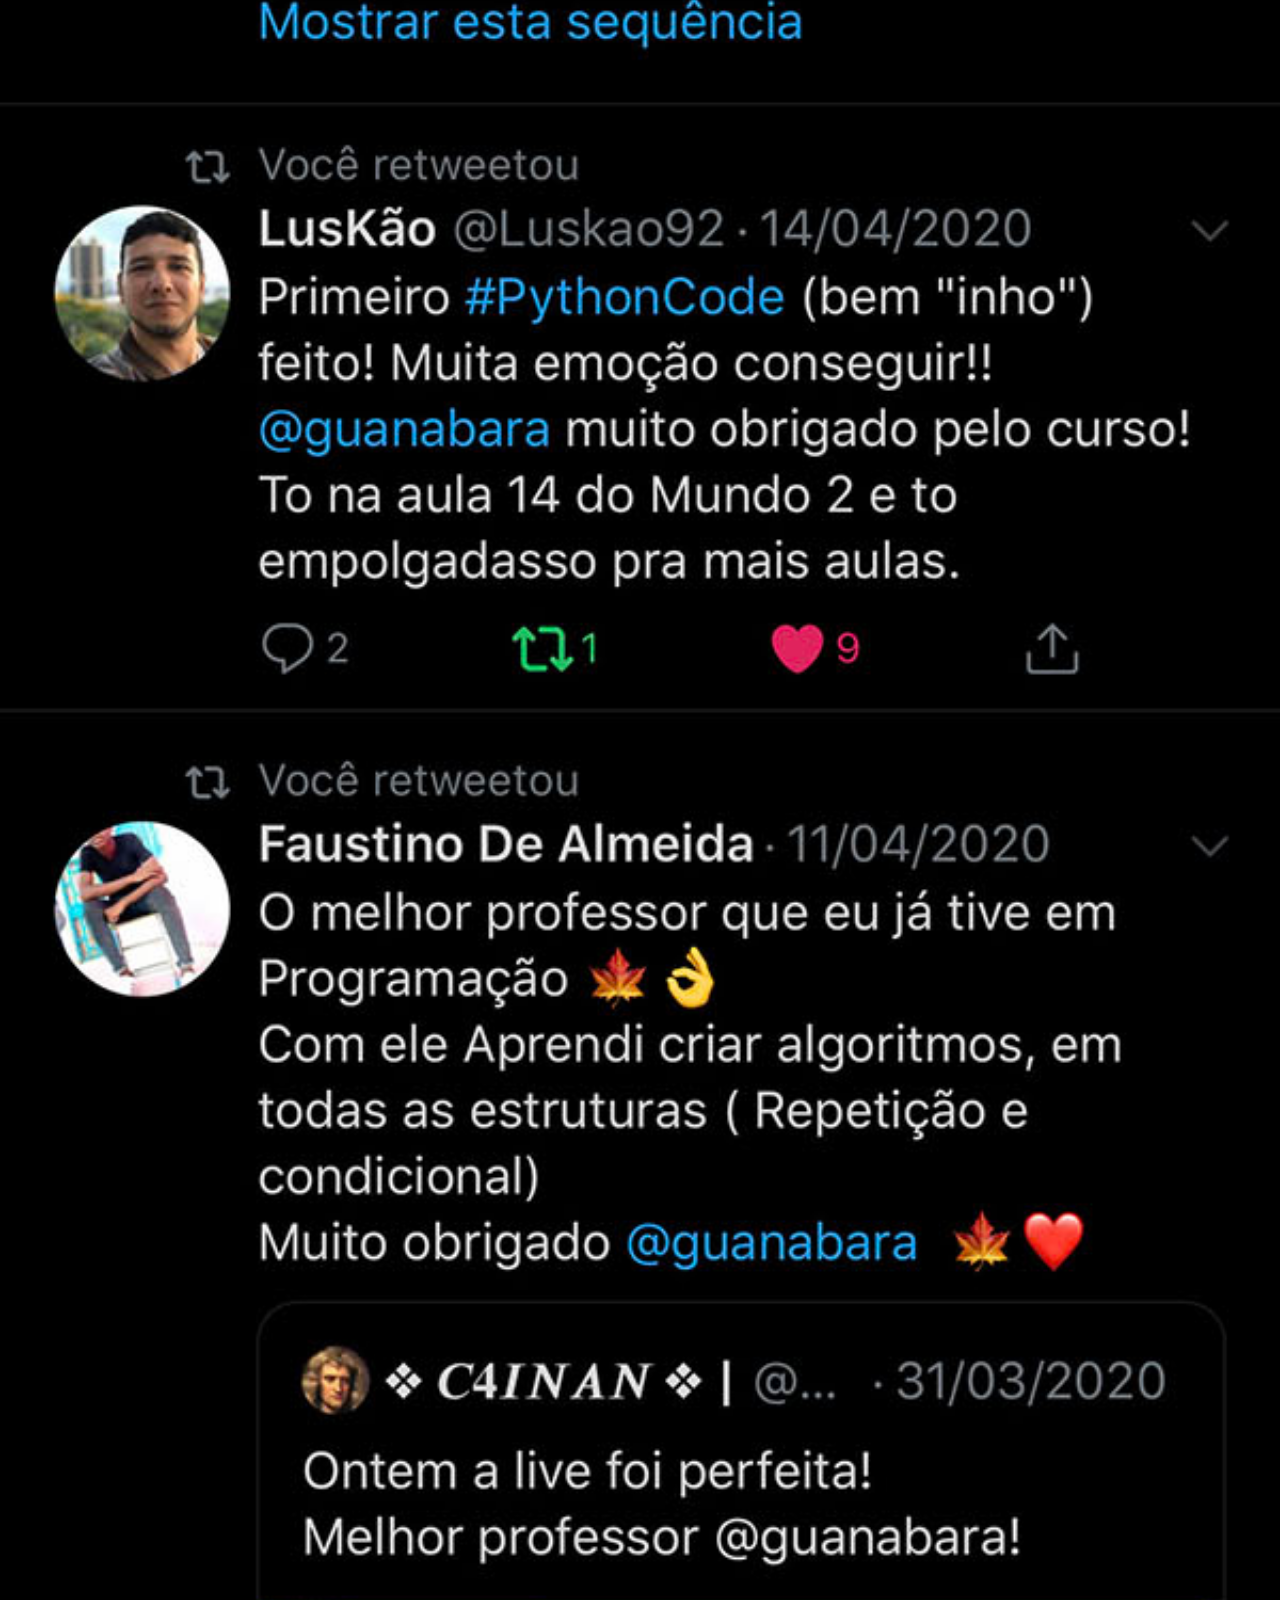
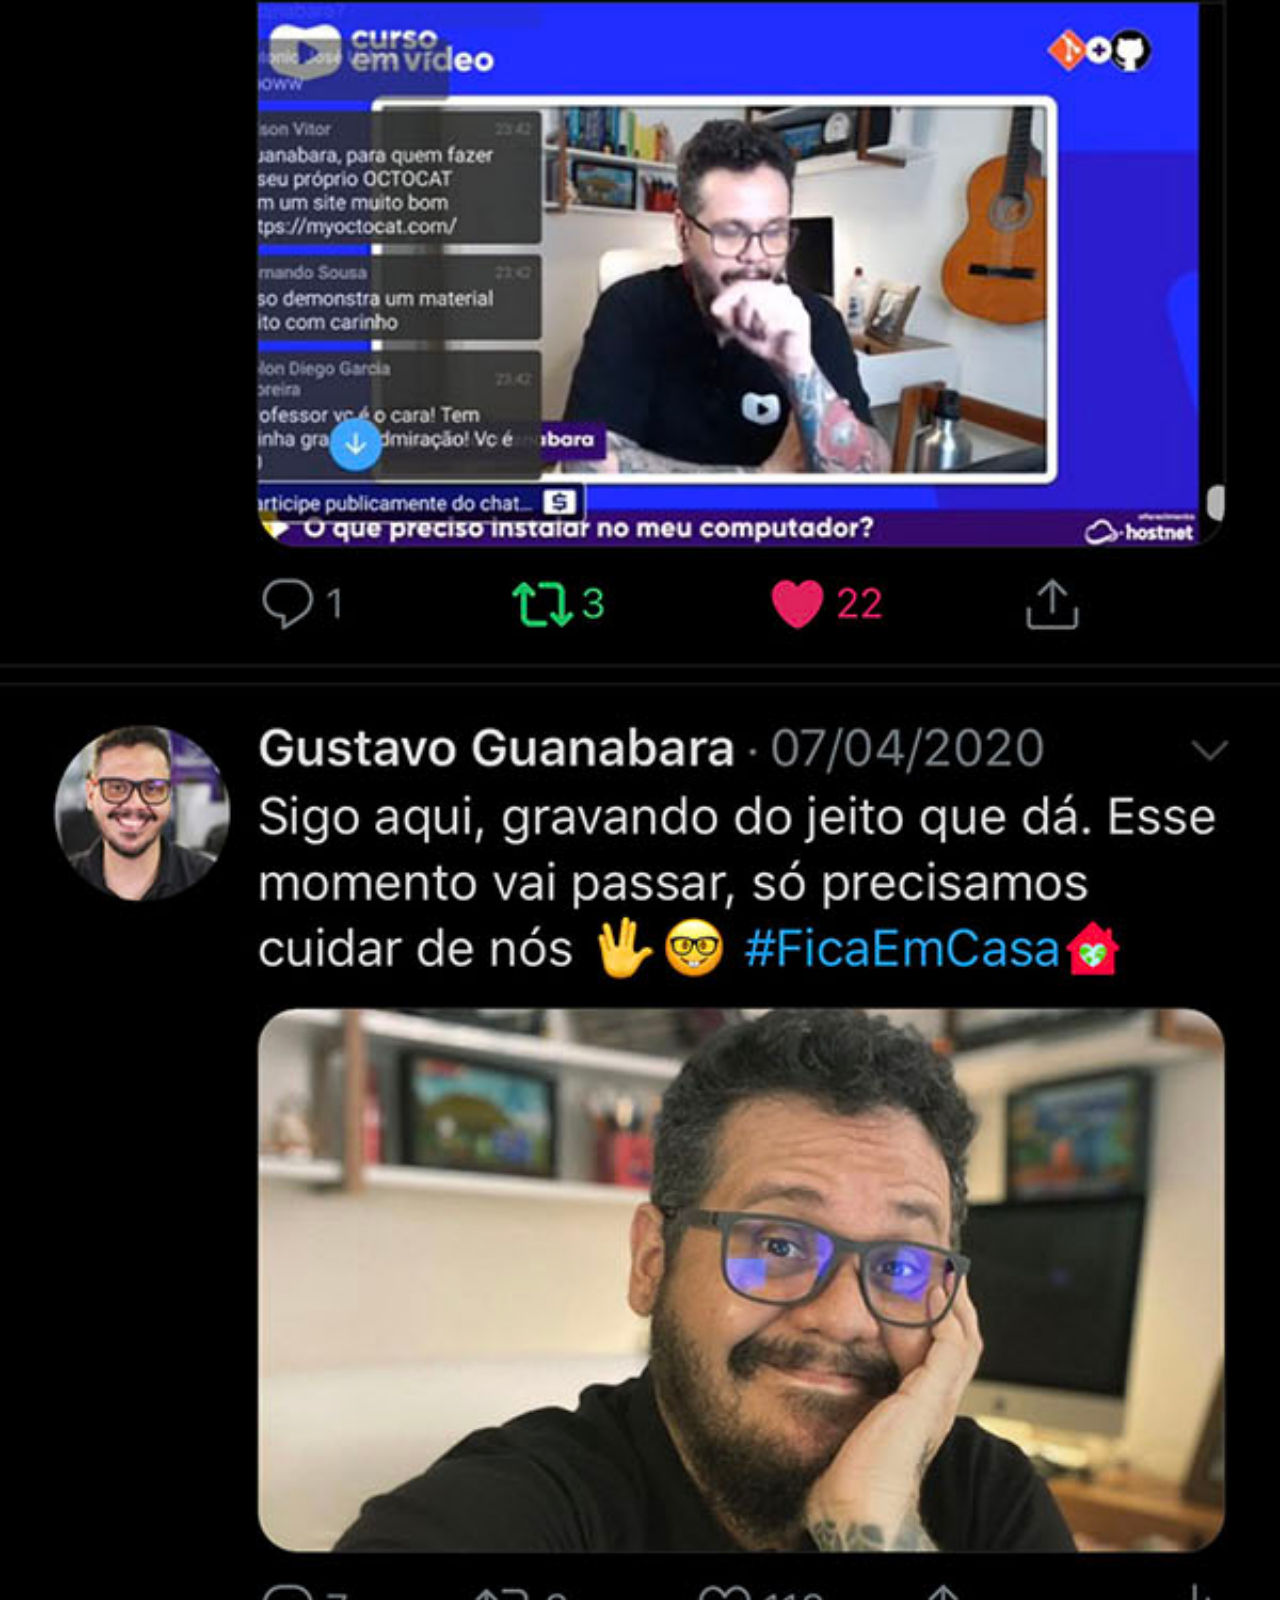
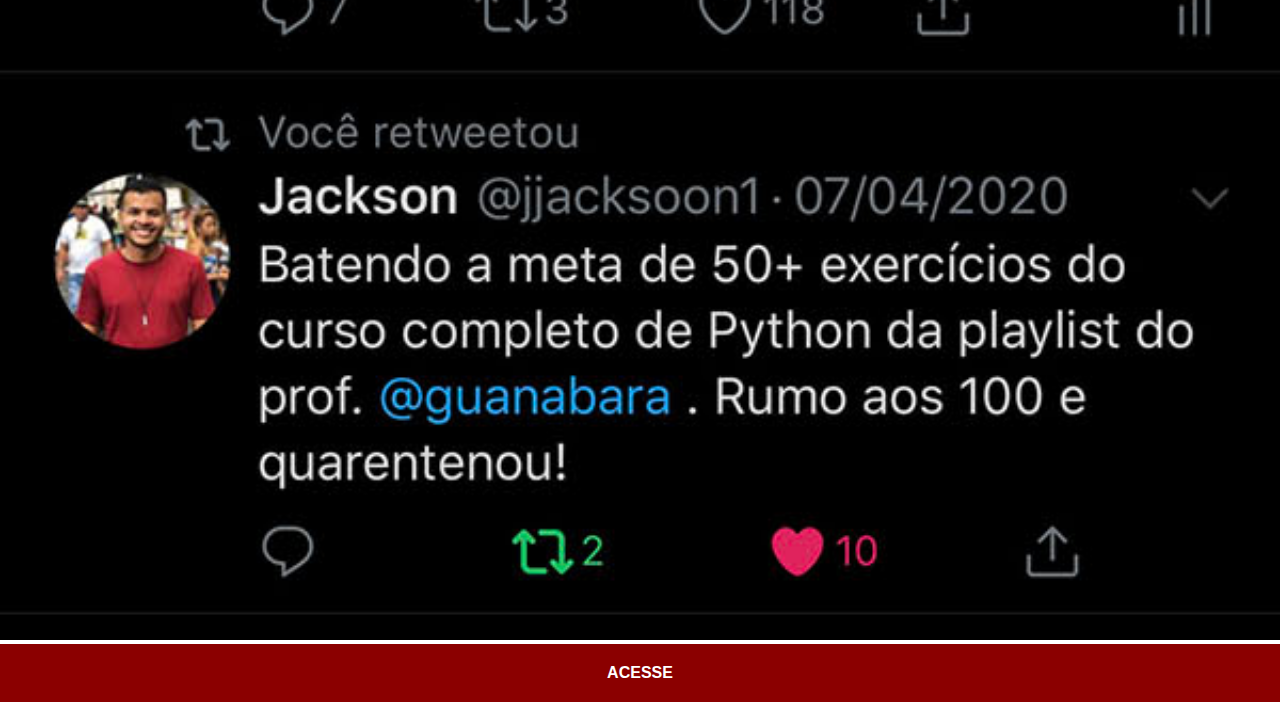
<file: twitter.html>
<!DOCTYPE html>
<html lang="pt-BR">
    <head>
        <meta charset="UTF-8">
        <meta name="viewport" content="width=device-width, initial-scale=1.0">
        <title>Twitter</title>
        <link rel="stylesheet" href="estilos/social.css">
    </head>
    <body>
        <img src="imagens/tela-twitter.jpg" alt="Twitter">
        <a href="https://twitter.com/guanabara" target="_blank">ACESSE</a>
    </body>
</html>
</file>
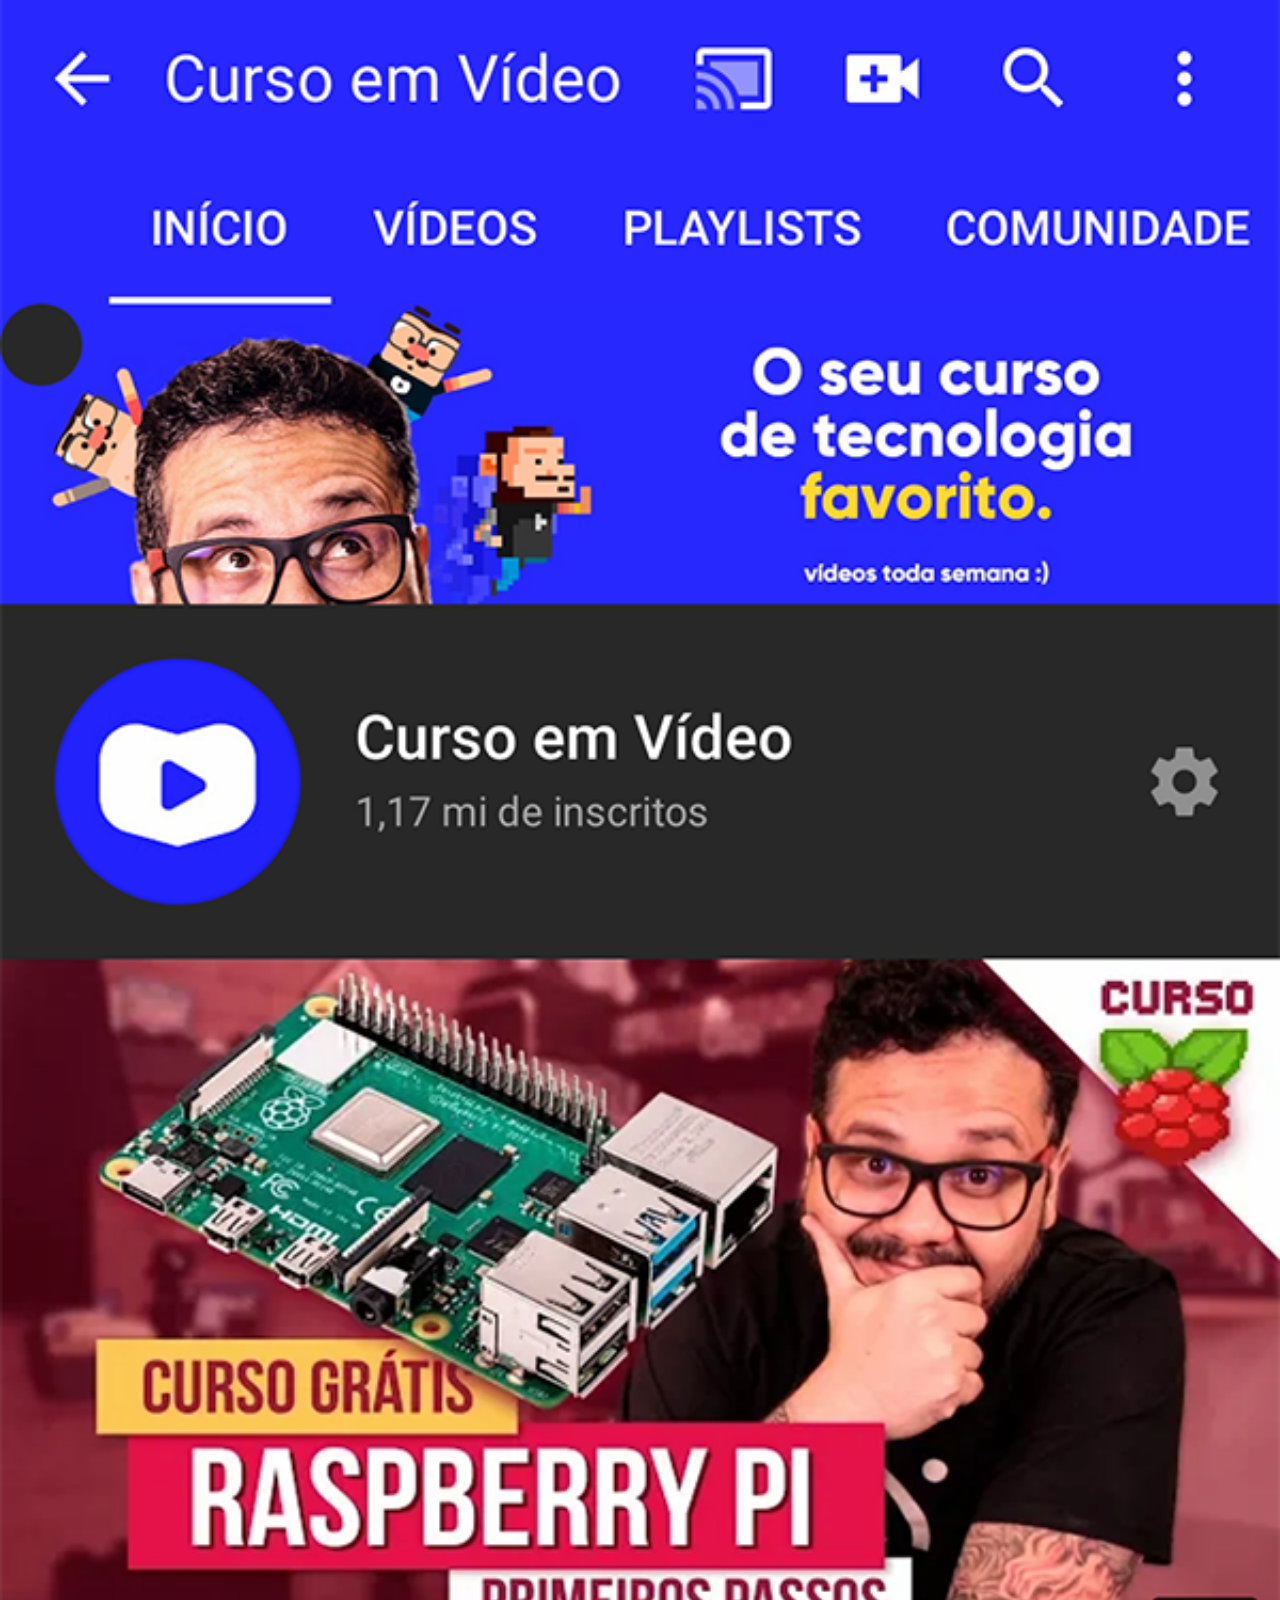
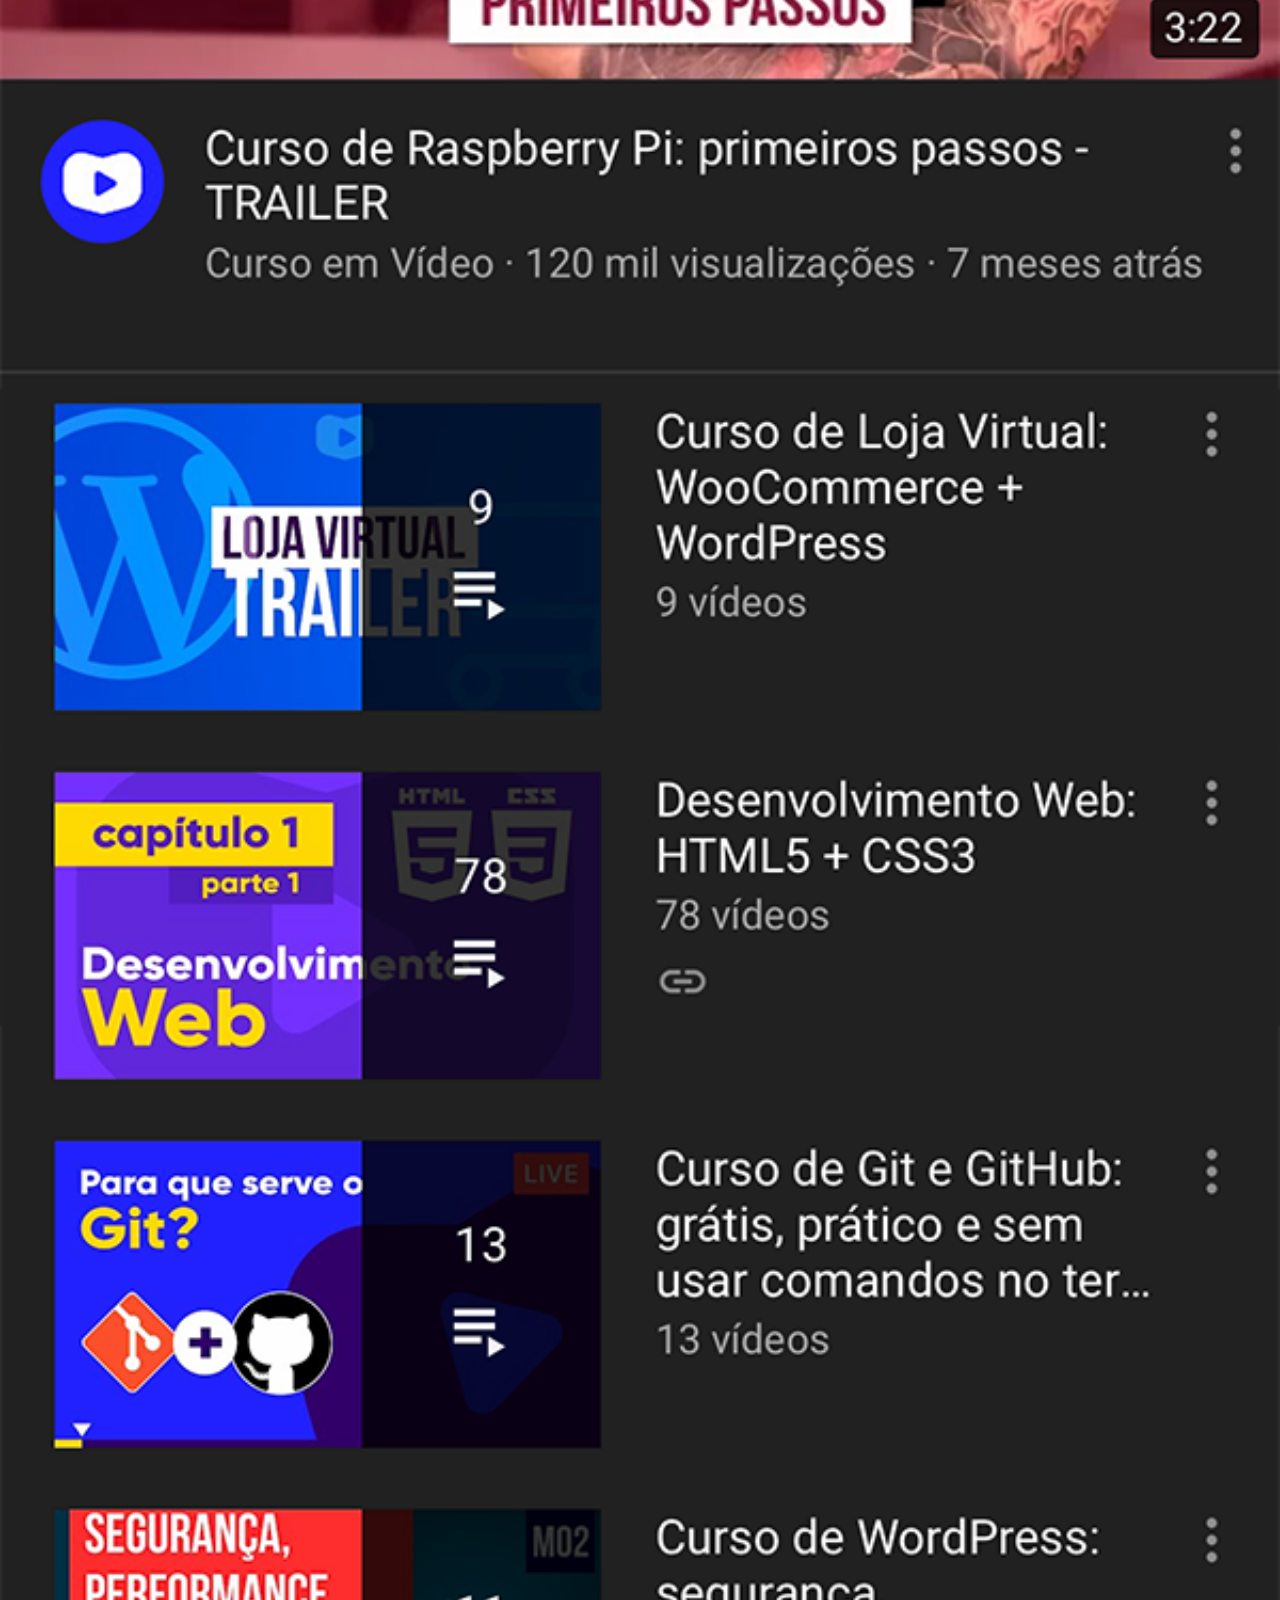
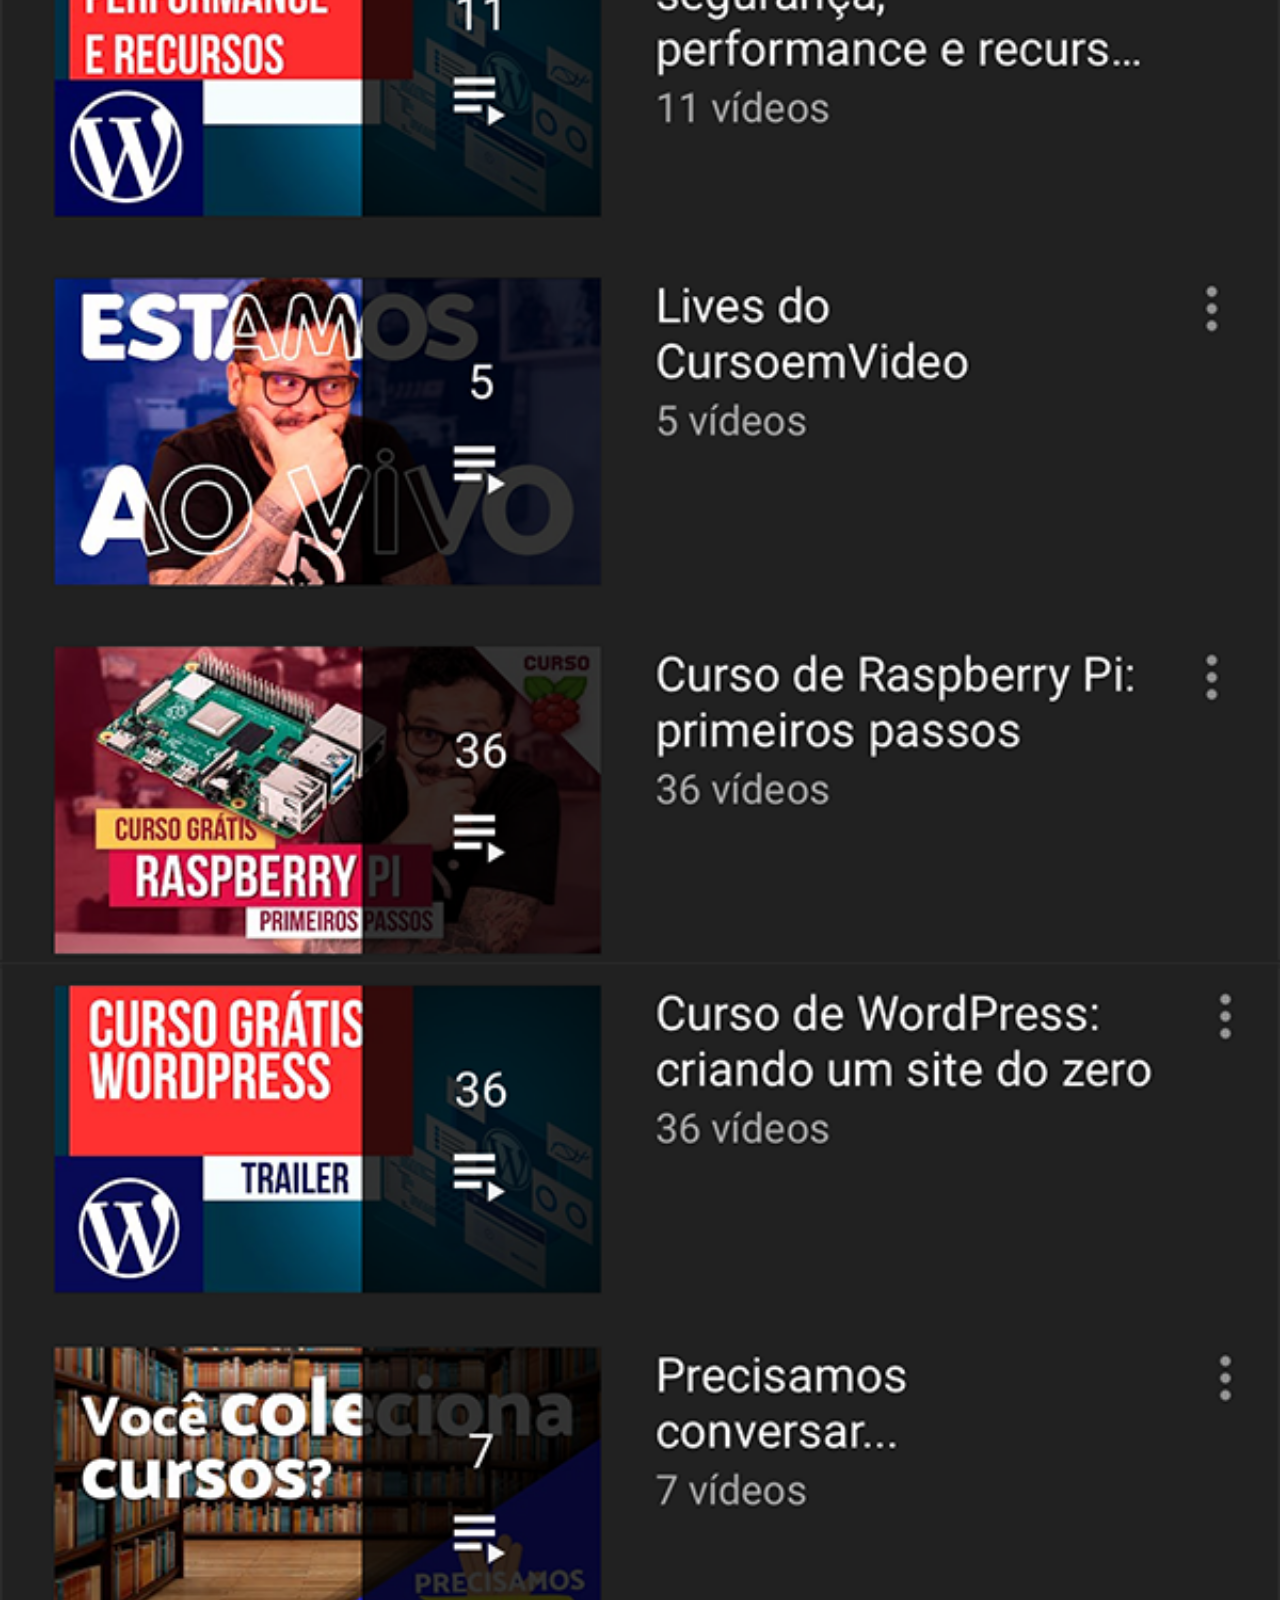
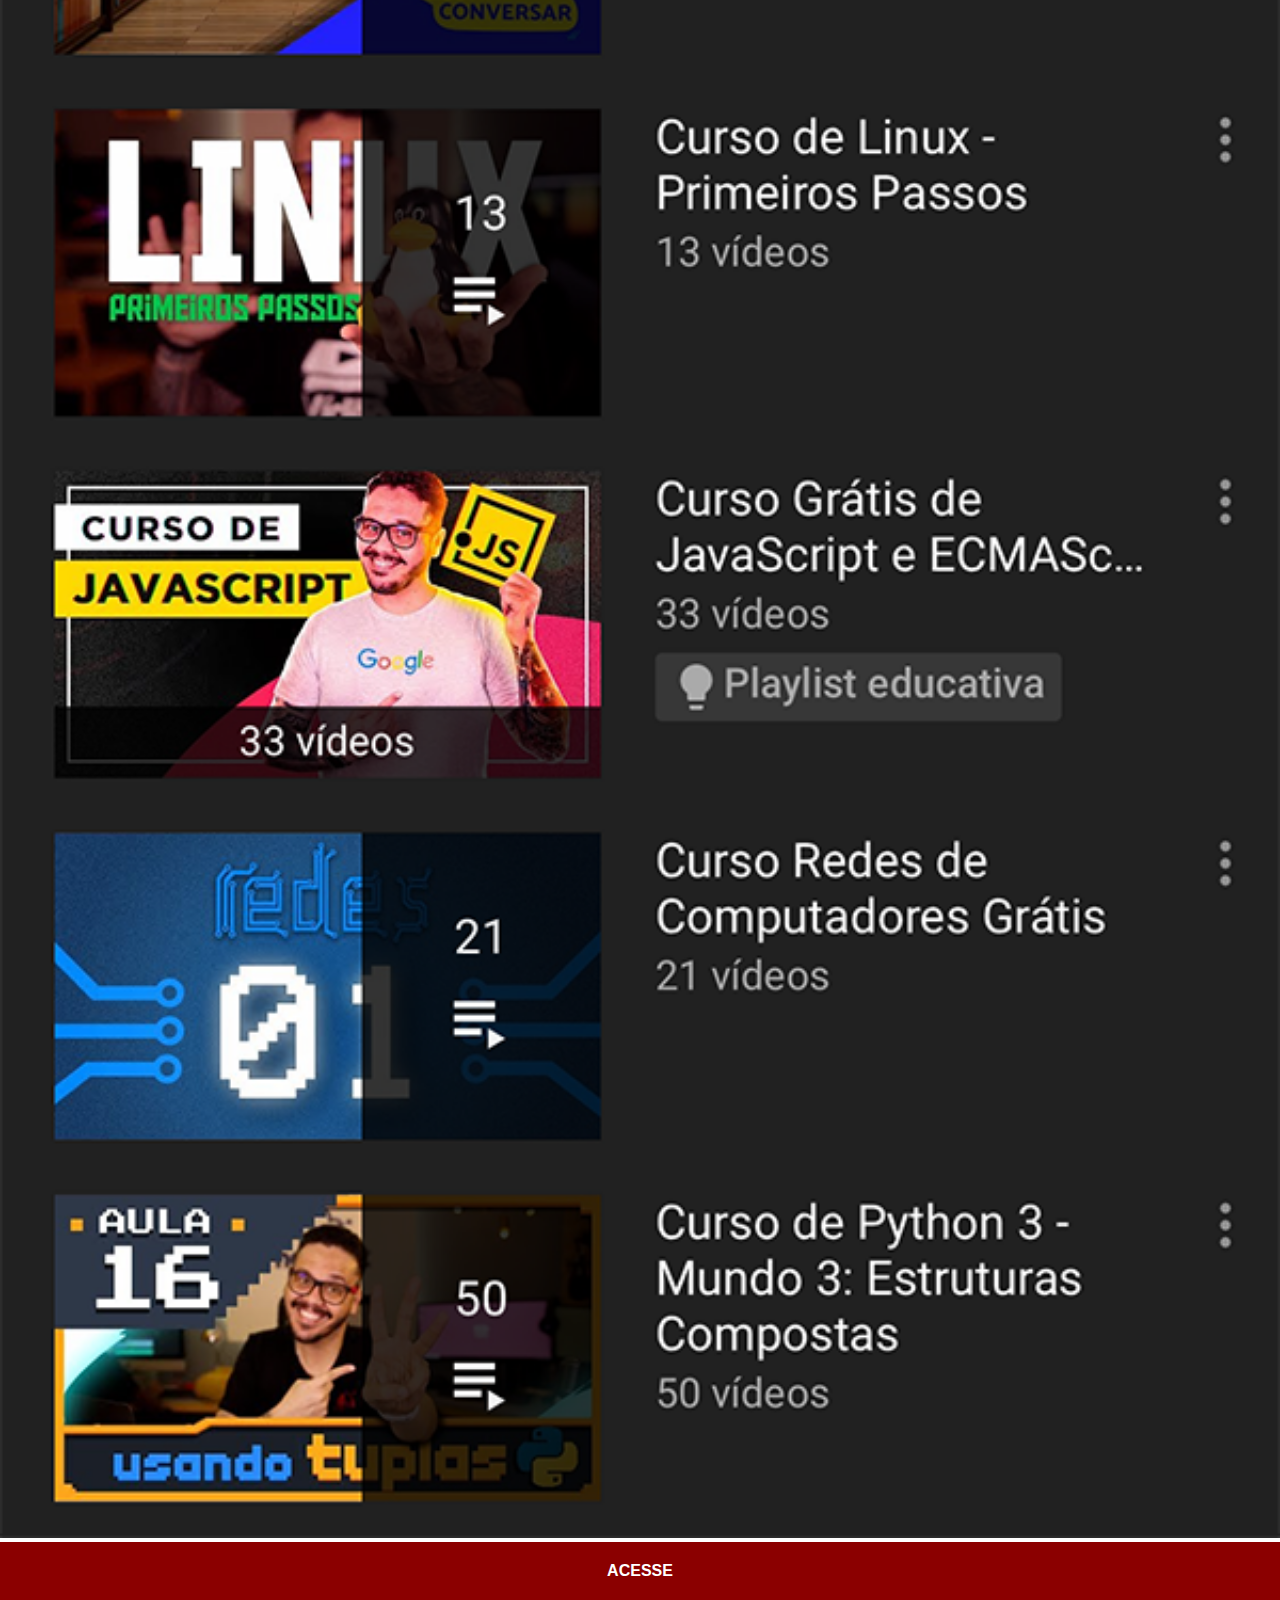
<file: youtube.html>
<!DOCTYPE html>
<html lang="pt-BR">
<head>
    <meta charset="UTF-8">
    <meta http-equiv="X-UA-Compatible" content="IE=edge">
    <meta name="viewport" content="width=device-width, initial-scale=1.0">
    <title>YouTube</title>
    <link rel="stylesheet" href="estilos/social.css">
</head>
<body>
    <img src="imagens/tela-youtube.png" alt="YouTube">
    <a href="https://www.youtube.com/c/CursoemV%C3%ADdeo/playlists" target="_blank">ACESSE</a>
</body>
</html>
</file>
<file: estilos/style.css>
@charset "UTF-8";

*{
    margin: 0px;
    padding: 0px;
    font-family: Arial, Helvetica, sans-serif;
}

html, body{
    height: 100vh;
    width: 100vw;
    background-color: black;
}

body{
    background: url('../imagens/fundo-madeira.jpg') no-repeat top center;
    background-size: cover;
    background-attachment: fixed;
}

main{
    position: relative;
    height: 100vh;
}

section#telefone{
    position: absolute;
    top: 50%;
    left: 50%;
    transform: translate(-50%, -50%);

    height: 627px;
    width: 311px;
    background: url('../imagens/frame-iphone.png') no-repeat;
}

iframe#tela{
    position: relative;
    top: 80px;
    left: 22px;
    width: 267px;
    height: 471px;
}

section#redes-sociais{
    text-align: right;
}

section#redes-sociais img{
    width: 50px;
    margin: 10px;
    border-radius: 50%;
    box-shadow: 2px 2px 5px rgba(0, 0, 0, 0.400);
    box-sizing: border-box;
}

section#redes-sociais img:hover{
    border: 2px solid rgba(255, 255, 255, 0.637);
    transform: translate(-3px, -3px);
    box-shadow: 5px 5px 10px rgba(0, 0, 0, 0.623);
    transition: transform 0.4s, border 0.2s;
}
</file>
<file: estilos/social.css>
@charset "UTF-8";

*{
    margin: 0px;
    padding: 0px;
    font-family: Arial, Helvetica, sans-serif;
  }

  ::-webkit-scrollbar{
    width: 0px;
    height: 0px;
  }

  img{
    width: 100vw;
  }

  a{
    display: block;
    background-color: darkred;
    color: white;
    padding: 20px;
    text-align: center;
    font-weight: bolder;
    text-decoration: none;
  }

  a:hover{
   background-color: red;
  }
</file>
